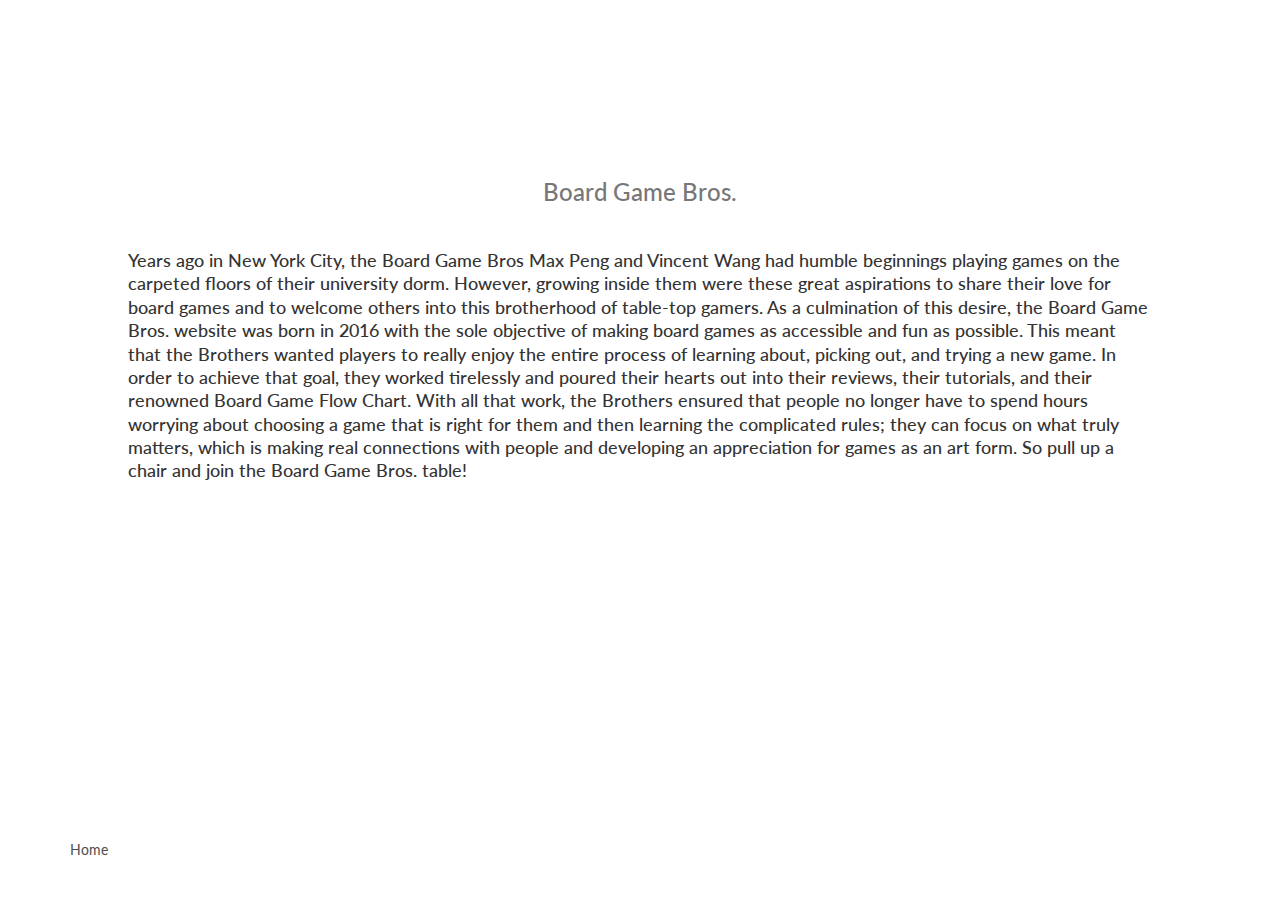
<file: about.html>
<!DOCTYPE html>
<html lang="en">

<head>
    <title>Board Game Flowchart - About</title>
    <meta charset="utf-8">
    <meta name="viewport" content="width=device-width, initial-scale=1">
    <link rel="stylesheet" href="http://maxcdn.bootstrapcdn.com/bootstrap/3.3.6/css/bootstrap.min.css">
    <link rel="stylesheet" type="text/css" href="css/custom.css">
    <script src="https://ajax.googleapis.com/ajax/libs/jquery/1.12.4/jquery.min.js"></script>
    <script src="http://maxcdn.bootstrapcdn.com/bootstrap/3.3.6/js/bootstrap.min.js"></script>
    <link href="https://fonts.googleapis.com/css?family=Cutive" rel="stylesheet">
    <style>
        .container-fluid-body {
            margin-top: 14%;
            margin-left: 10%;
            margin-right: 10%;
            line-height: 1.2;
        }
        
        h4 {
            line-height: 1.3;
        }
    </style>
</head>

<body>
    <!--
    <div class="page-header">
    <div class="container">
        <div class="text-right"> <a href="review/index.html" s class="btn btn-default btn-md"> reviews</a> </div>
    </div>
</div>
-->
    <div class="container-fluid-body">
        <h3 class="text-muted text-center">Board Game Bros.</h3>
        <h4>&nbsp</h4>
        <h4>Years ago in New York City, the Board Game Bros Max Peng and Vincent Wang had humble beginnings playing games on the carpeted floors of their university dorm. However, growing inside them were these great aspirations to share their love for board games and to welcome others into this brotherhood of table-top gamers. As a culmination of this desire, the Board Game Bros. website was born in 2016 with the sole objective of making board games as accessible and fun as possible. This meant that the Brothers wanted players to really enjoy the entire process of learning about, picking out, and trying a new game. In order to achieve that goal, they worked tirelessly and poured their hearts out into their reviews, their tutorials, and their renowned Board Game Flow Chart. With all that work, the Brothers ensured that people no longer have to spend hours worrying about choosing a game that is right for them and then learning the complicated rules; they can focus on what truly matters, which is making real connections with people and developing an appreciation for games as an art form. So pull up a chair and join the Board Game Bros. table!</h4>
    </div>
    <footer class="footer">
        <div class="container">
            <p class="text-muted"><a href="index.html">Home</a></p>
        </div>
    </footer>
</body>

</html>
</file>
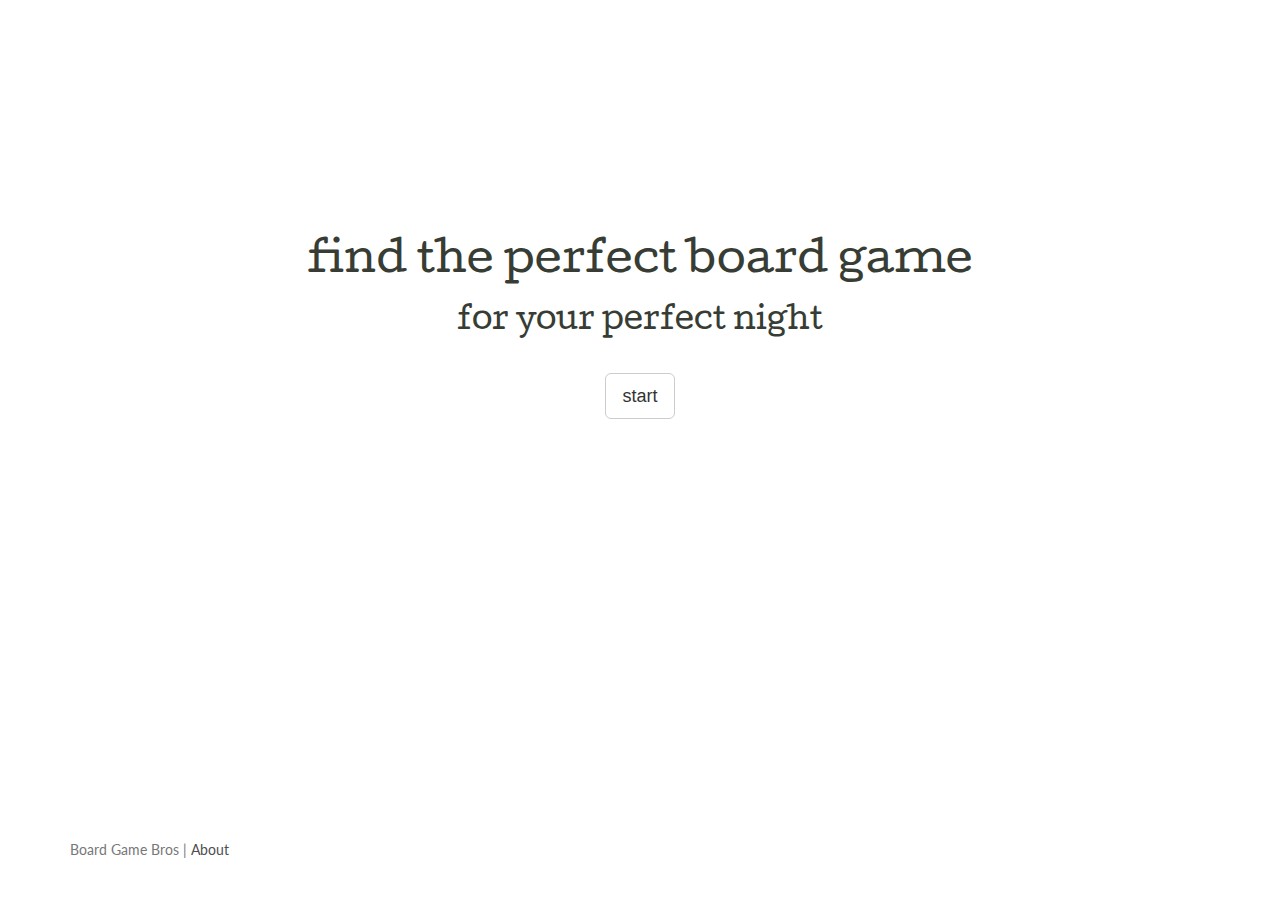
<file: home.html>
<!DOCTYPE html>
<html lang="en">

<head>
    <title>Board Game Flowchart</title>
    <meta charset="utf-8">
    <meta name="viewport" content="width=device-width, initial-scale=1">
    <link rel="stylesheet" href="http://maxcdn.bootstrapcdn.com/bootstrap/3.3.6/css/bootstrap.min.css">
    <link rel="stylesheet" type="text/css" href="css/custom.css">
    <script src="https://ajax.googleapis.com/ajax/libs/jquery/1.12.4/jquery.min.js"></script>
    <script src="http://maxcdn.bootstrapcdn.com/bootstrap/3.3.6/js/bootstrap.min.js"></script>
    <link href="https://fonts.googleapis.com/css?family=Cutive" rel="stylesheet">
    <style>
        /*
        body {
            margin-bottom: 60px;
            padding-left: 10%;
            padding-right: 10%;
            padding-top: 15%;
        }
*/
        /*
        h1,
        h2 {
            font-family: 'Nunito', sans-serif;';
            font-family: 'Cutive', serif;
            color: #373D34;
        }
*/
        /*
        h1 {
            font-size: 42px;
            line-height: 50px;
        }
*/
        /*
        html {
            position: relative;
            min-height: 100%;
        }
*/
        /*
        body {
             Margin bottom by footer height 
            margin-bottom: 60px;
        }
*/
        /*
        .footer {
            position: absolute;
            bottom: 0;
            margin-left: -12%;
            width: 100%;
             Set the fixed height of the footer here 
            height: 60px;
        }
*/
        /*
        .page-header {
            position: fixed;
            top: 0;
            border-bottom: none;
        }
*/
    </style>
</head>

<body>
    <!--
    <div class="page-header">
    <div class="container">
        <div class="text-right"> <a href="review/index.html" s class="btn btn-default btn-md"> reviews</a> </div>
    </div>
</div>
-->
    <div class="container-fluid-body">
        <h1 class="text-center">find the perfect board game</h1>
        <h2 class="text-center">for your perfect night</h2>
        <h4>&nbsp</h4>
        <div class="col-sm-offset-5 col-sm-2 text-center"> <a href="#/areChildrenGoingToPlay" class="btn btn-default btn-lg"> start</a> </div>
    </div>
    <footer class="footer">
        <div class="container">
            <p class="text-muted">Board Game Bros | <a href="about.html">About</a></p>
        </div>
    </footer>
</body>

</html>
</file>
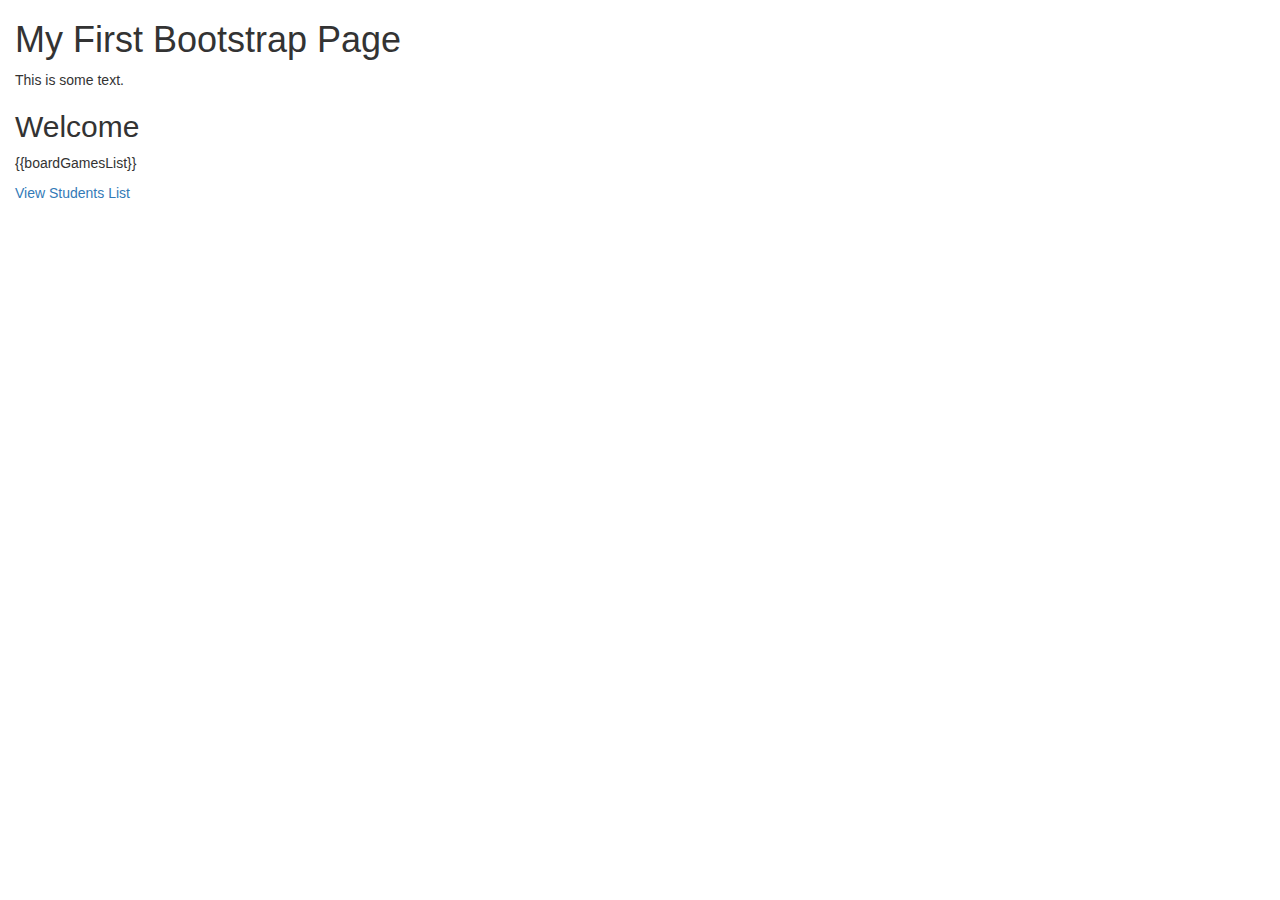
<file: viewAllBoardGames.html>
<!DOCTYPE html>
<html lang="en">
<head>
  <title>Bootstrap Example</title>
  <meta charset="utf-8">
  <meta name="viewport" content="width=device-width, initial-scale=1">
  <link rel="stylesheet" href="http://maxcdn.bootstrapcdn.com/bootstrap/3.3.6/css/bootstrap.min.css">
  <script src="https://ajax.googleapis.com/ajax/libs/jquery/1.12.4/jquery.min.js"></script>
  <script src="http://maxcdn.bootstrapcdn.com/bootstrap/3.3.6/js/bootstrap.min.js"></script>
</head>
<body>

<div class="container-fluid">
  	<h1>My First Bootstrap Page</h1>
 	<p>This is some text.</p> 
 	<h2> Welcome </h2>
	<p>{{boardGamesList}}</p>
	<a href="#/viewStudents"> View Students List</a>
</div>


</body>
</html>
</file>
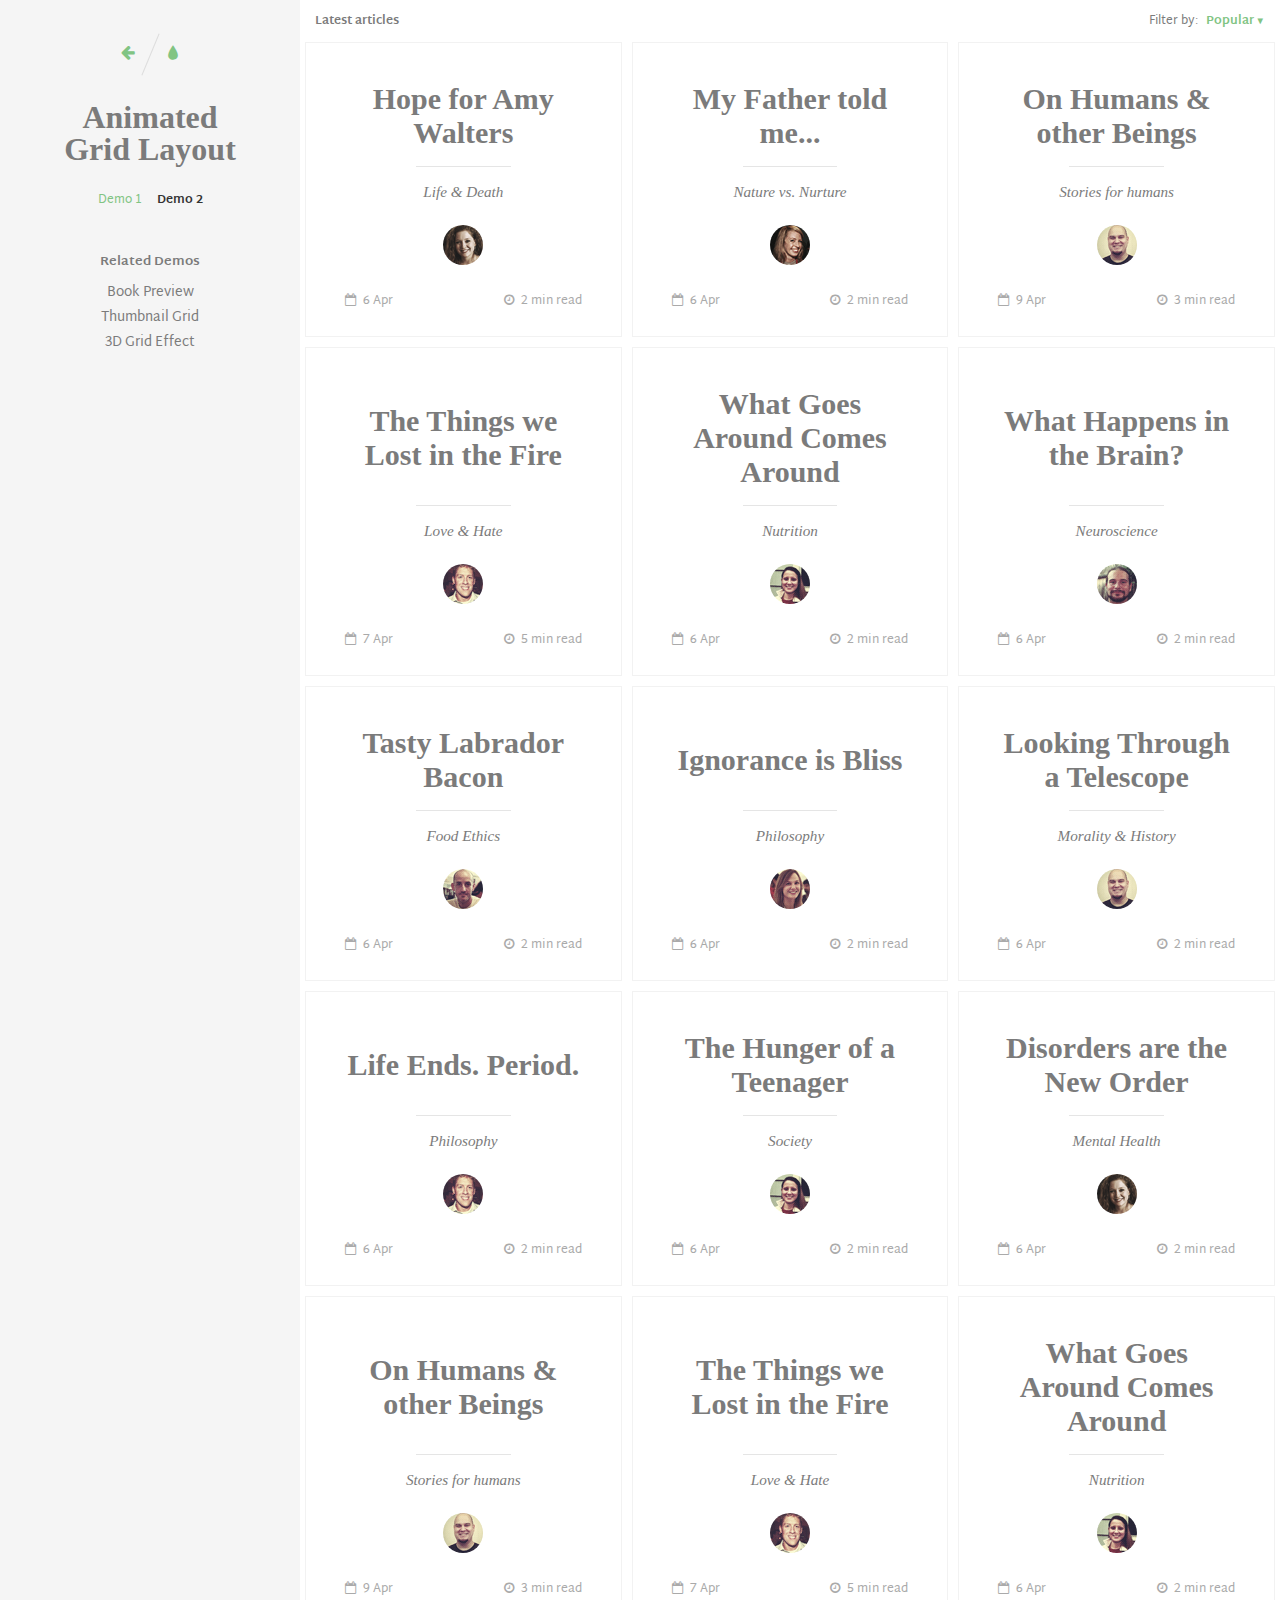
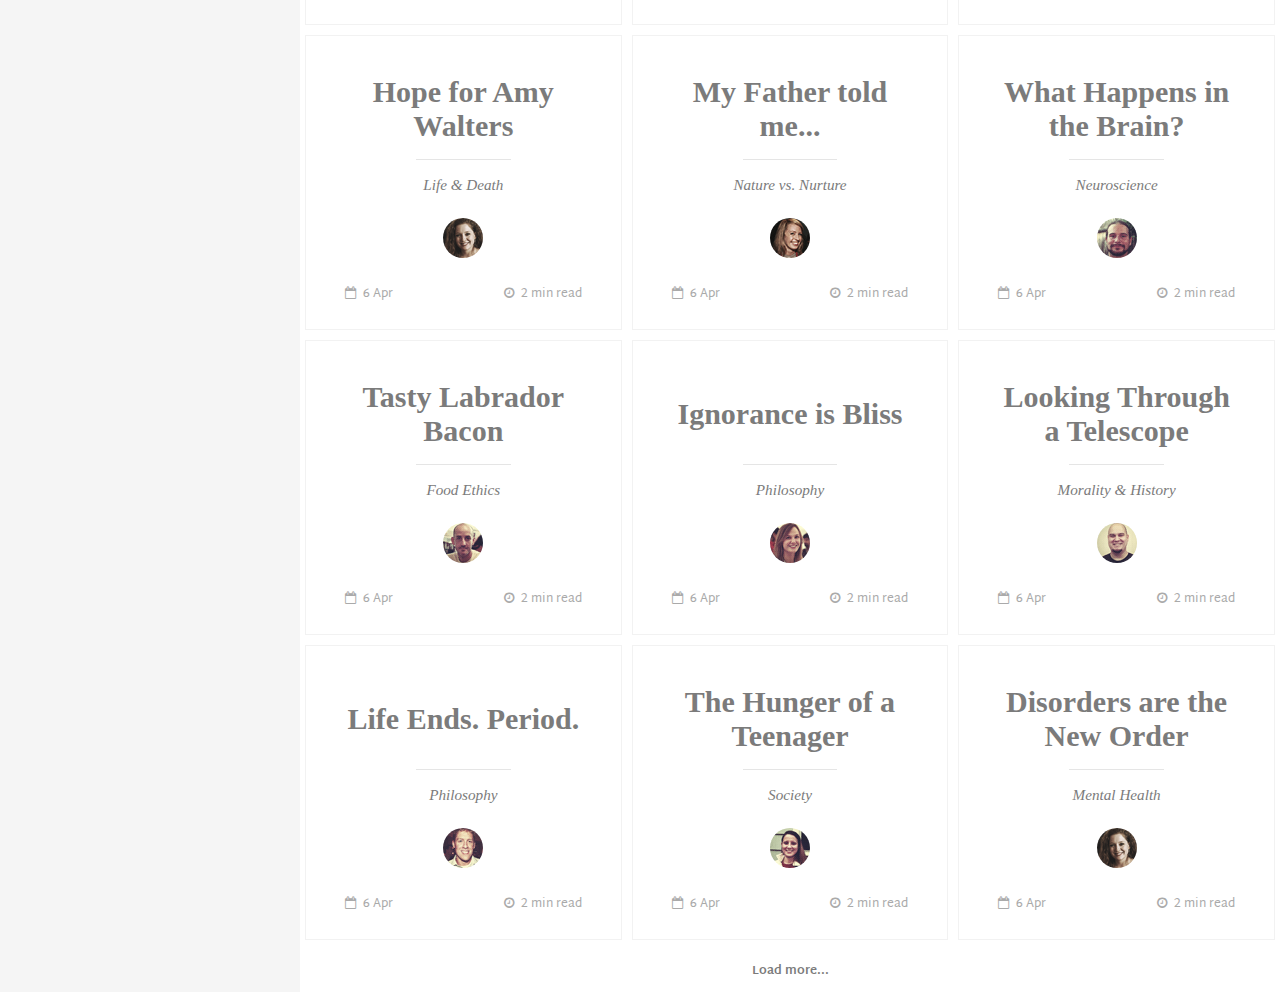
<file: review/index2.html>
<!DOCTYPE html>
<html lang="en" class="no-js">
	<head>
		<meta charset="UTF-8" />
		<meta http-equiv="X-UA-Compatible" content="IE=edge">
		<meta name="viewport" content="width=device-width, initial-scale=1">
		<title>Grid Item Animation Layout - Demo 2</title>
		<meta name="description" content="A responsive, magazine-like website layout with a grid item animation effect when opening the content" />
		<meta name="keywords" content="grid, layout, effect, animated, responsive, magazine, template, web design" />
		<meta name="author" content="Codrops" />
		<link rel="shortcut icon" href="../favicon.ico">
		<link rel="stylesheet" type="text/css" href="css/normalize.css" />
		<link rel="stylesheet" type="text/css" href="fonts/font-awesome-4.3.0/css/font-awesome.min.css" />
		<link rel="stylesheet" type="text/css" href="css/style2.css" />
		<script src="js/modernizr.custom.js"></script>
	</head>
	<body>
		<div class="container">
			<button id="menu-toggle" class="menu-toggle"><span>Menu</span></button>
			<div id="theSidebar" class="sidebar">
				<button class="close-button fa fa-fw fa-close"></button>
				<div class="codrops-links">
					<a class="codrops-icon codrops-icon--prev" href="http://tympanus.net/Tutorials/MotionBlurEffect/" title="Previous Demo"><span>Previous Demo</span></a>
					<a class="codrops-icon codrops-icon--drop" href="http://tympanus.net/codrops/?p=23872" title="Back to the article"><span>Back to the Codrops article</span></a>
				</div>
				<h1><span>Animated<span> Grid Layout</h1>
				<nav class="codrops-demos">
					<a href="index.html">Demo 1</a>
					<a class="current-demo" href="index2.html">Demo 2</a>
				</nav>
				<div class="related">
					<h3>Related Demos</h3>
					<a href="http://tympanus.net/Development/BookPreview/">Book Preview</a>
					<a href="http://tympanus.net/Tutorials/ThumbnailGridExpandingPreview/">Thumbnail Grid</a>
					<a href="http://tympanus.net/Development/3DGridEffect/">3D Grid Effect</a>
				</div>
			</div>
			<div id="theGrid" class="main">
				<section class="grid">
					<header class="top-bar">
						<h2 class="top-bar__headline">Latest articles</h2>
						<div class="filter">
							<span>Filter by:</span>
							<span class="dropdown">Popular</span>
						</div>
					</header>
					<a class="grid__item" href="#">
						<h2 class="title title--preview">Hope for Amy Walters</h2>
						<div class="loader"></div>
						<span class="category">Life &amp; Death</span>
						<div class="meta meta--preview">
							<img class="meta__avatar" src="img/authors/4.png" alt="author04" /> 
							<span class="meta__date"><i class="fa fa-calendar-o"></i> 6 Apr</span>
							<span class="meta__reading-time"><i class="fa fa-clock-o"></i> 2 min read</span>
						</div>
					</a>
					<a class="grid__item" href="#">
						<h2 class="title title--preview">My Father told me...</h2>
						<div class="loader"></div>
						<span class="category">Nature vs. Nurture</span>
						<div class="meta meta--preview">
							<img class="meta__avatar" src="img/authors/5.png" alt="author05" /> 
							<span class="meta__date"><i class="fa fa-calendar-o"></i> 6 Apr</span>
							<span class="meta__reading-time"><i class="fa fa-clock-o"></i> 2 min read</span>
						</div>
					</a>
					<a class="grid__item" href="#">
						<h2 class="title title--preview">On Humans &amp; other Beings</h2>
						<div class="loader"></div>
						<span class="category">Stories for humans</span>
						<div class="meta meta--preview">
							<img class="meta__avatar" src="img/authors/1.png" alt="author01" /> 
							<span class="meta__date"><i class="fa fa-calendar-o"></i> 9 Apr</span>
							<span class="meta__reading-time"><i class="fa fa-clock-o"></i> 3 min read</span>
						</div>
					</a>
					<a class="grid__item" href="#">
						<h2 class="title title--preview">The Things we Lost in the Fire</h2>
						<div class="loader"></div>
						<span class="category">Love &amp; Hate</span>
						<div class="meta meta--preview">
							<img class="meta__avatar" src="img/authors/2.png" alt="author02" /> 
							<span class="meta__date"><i class="fa fa-calendar-o"></i> 7 Apr</span>
							<span class="meta__reading-time"><i class="fa fa-clock-o"></i> 5 min read</span>
						</div>
					</a>
					<a class="grid__item" href="#">
						<h2 class="title title--preview">What Goes Around Comes Around</h2>
						<div class="loader"></div>
						<span class="category">Nutrition</span>
						<div class="meta meta--preview">
							<img class="meta__avatar" src="img/authors/3.png" alt="author03" /> 
							<span class="meta__date"><i class="fa fa-calendar-o"></i> 6 Apr</span>
							<span class="meta__reading-time"><i class="fa fa-clock-o"></i> 2 min read</span>
						</div>
					</a>
					<a class="grid__item" href="#">
						<h2 class="title title--preview">What Happens in the Brain?</h2>
						<div class="loader"></div>
						<span class="category">Neuroscience</span>
						<div class="meta meta--preview">
							<img class="meta__avatar" src="img/authors/6.png" alt="author06" /> 
							<span class="meta__date"><i class="fa fa-calendar-o"></i> 6 Apr</span>
							<span class="meta__reading-time"><i class="fa fa-clock-o"></i> 2 min read</span>
						</div>
					</a>
					<a class="grid__item" href="#">
						<h2 class="title title--preview">Tasty Labrador Bacon</h2>
						<div class="loader"></div>
						<span class="category">Food Ethics</span>
						<div class="meta meta--preview">
							<img class="meta__avatar" src="img/authors/7.png" alt="author07" /> 
							<span class="meta__date"><i class="fa fa-calendar-o"></i> 6 Apr</span>
							<span class="meta__reading-time"><i class="fa fa-clock-o"></i> 2 min read</span>
						</div>
					</a>
					<a class="grid__item" href="#">
						<h2 class="title title--preview">Ignorance is Bliss</h2>
						<div class="loader"></div>
						<span class="category">Philosophy</span>
						<div class="meta meta--preview">
							<img class="meta__avatar" src="img/authors/8.png" alt="author08" /> 
							<span class="meta__date"><i class="fa fa-calendar-o"></i> 6 Apr</span>
							<span class="meta__reading-time"><i class="fa fa-clock-o"></i> 2 min read</span>
						</div>
					</a>
					<a class="grid__item" href="#">
						<h2 class="title title--preview">Looking Through a Telescope</h2>
						<div class="loader"></div>
						<span class="category">Morality &amp; History</span>
						<div class="meta meta--preview">
							<img class="meta__avatar" src="img/authors/1.png" alt="author01" /> 
							<span class="meta__date"><i class="fa fa-calendar-o"></i> 6 Apr</span>
							<span class="meta__reading-time"><i class="fa fa-clock-o"></i> 2 min read</span>
						</div>
					</a>
					<a class="grid__item" href="#">
						<h2 class="title title--preview">Life Ends. Period.</h2>
						<div class="loader"></div>
						<span class="category">Philosophy</span>
						<div class="meta meta--preview">
							<img class="meta__avatar" src="img/authors/2.png" alt="author02" /> 
							<span class="meta__date"><i class="fa fa-calendar-o"></i> 6 Apr</span>
							<span class="meta__reading-time"><i class="fa fa-clock-o"></i> 2 min read</span>
						</div>
					</a>
					<a class="grid__item" href="#">
						<h2 class="title title--preview">The Hunger of a Teenager</h2>
						<div class="loader"></div>
						<span class="category">Society</span>
						<div class="meta meta--preview">
							<img class="meta__avatar" src="img/authors/3.png" alt="author03" /> 
							<span class="meta__date"><i class="fa fa-calendar-o"></i> 6 Apr</span>
							<span class="meta__reading-time"><i class="fa fa-clock-o"></i> 2 min read</span>
						</div>
					</a>
					<a class="grid__item" href="#">
						<h2 class="title title--preview">Disorders are the New Order</h2>
						<div class="loader"></div>
						<span class="category">Mental Health</span>
						<div class="meta meta--preview">
							<img class="meta__avatar" src="img/authors/4.png" alt="author04" /> 
							<span class="meta__date"><i class="fa fa-calendar-o"></i> 6 Apr</span>
							<span class="meta__reading-time"><i class="fa fa-clock-o"></i> 2 min read</span>
						</div>
					</a>
					<a class="grid__item" href="#">
						<h2 class="title title--preview">On Humans &amp; other Beings</h2>
						<div class="loader"></div>
						<span class="category">Stories for humans</span>
						<div class="meta meta--preview">
							<img class="meta__avatar" src="img/authors/1.png" alt="author01" /> 
							<span class="meta__date"><i class="fa fa-calendar-o"></i> 9 Apr</span>
							<span class="meta__reading-time"><i class="fa fa-clock-o"></i> 3 min read</span>
						</div>
					</a>
					<a class="grid__item" href="#">
						<h2 class="title title--preview">The Things we Lost in the Fire</h2>
						<div class="loader"></div>
						<span class="category">Love &amp; Hate</span>
						<div class="meta meta--preview">
							<img class="meta__avatar" src="img/authors/2.png" alt="author02" /> 
							<span class="meta__date"><i class="fa fa-calendar-o"></i> 7 Apr</span>
							<span class="meta__reading-time"><i class="fa fa-clock-o"></i> 5 min read</span>
						</div>
					</a>
					<a class="grid__item" href="#">
						<h2 class="title title--preview">What Goes Around Comes Around</h2>
						<div class="loader"></div>
						<span class="category">Nutrition</span>
						<div class="meta meta--preview">
							<img class="meta__avatar" src="img/authors/3.png" alt="author03" /> 
							<span class="meta__date"><i class="fa fa-calendar-o"></i> 6 Apr</span>
							<span class="meta__reading-time"><i class="fa fa-clock-o"></i> 2 min read</span>
						</div>
					</a>
					<a class="grid__item" href="#">
						<h2 class="title title--preview">Hope for Amy Walters</h2>
						<div class="loader"></div>
						<span class="category">Life &amp; Death</span>
						<div class="meta meta--preview">
							<img class="meta__avatar" src="img/authors/4.png" alt="author04" /> 
							<span class="meta__date"><i class="fa fa-calendar-o"></i> 6 Apr</span>
							<span class="meta__reading-time"><i class="fa fa-clock-o"></i> 2 min read</span>
						</div>
					</a>
					<a class="grid__item" href="#">
						<h2 class="title title--preview">My Father told me...</h2>
						<div class="loader"></div>
						<span class="category">Nature vs. Nurture</span>
						<div class="meta meta--preview">
							<img class="meta__avatar" src="img/authors/5.png" alt="author05" /> 
							<span class="meta__date"><i class="fa fa-calendar-o"></i> 6 Apr</span>
							<span class="meta__reading-time"><i class="fa fa-clock-o"></i> 2 min read</span>
						</div>
					</a>
					<a class="grid__item" href="#">
						<h2 class="title title--preview">What Happens in the Brain?</h2>
						<div class="loader"></div>
						<span class="category">Neuroscience</span>
						<div class="meta meta--preview">
							<img class="meta__avatar" src="img/authors/6.png" alt="author06" /> 
							<span class="meta__date"><i class="fa fa-calendar-o"></i> 6 Apr</span>
							<span class="meta__reading-time"><i class="fa fa-clock-o"></i> 2 min read</span>
						</div>
					</a>
					<a class="grid__item" href="#">
						<h2 class="title title--preview">Tasty Labrador Bacon</h2>
						<div class="loader"></div>
						<span class="category">Food Ethics</span>
						<div class="meta meta--preview">
							<img class="meta__avatar" src="img/authors/7.png" alt="author07" /> 
							<span class="meta__date"><i class="fa fa-calendar-o"></i> 6 Apr</span>
							<span class="meta__reading-time"><i class="fa fa-clock-o"></i> 2 min read</span>
						</div>
					</a>
					<a class="grid__item" href="#">
						<h2 class="title title--preview">Ignorance is Bliss</h2>
						<div class="loader"></div>
						<span class="category">Philosophy</span>
						<div class="meta meta--preview">
							<img class="meta__avatar" src="img/authors/8.png" alt="author08" /> 
							<span class="meta__date"><i class="fa fa-calendar-o"></i> 6 Apr</span>
							<span class="meta__reading-time"><i class="fa fa-clock-o"></i> 2 min read</span>
						</div>
					</a>
					<a class="grid__item" href="#">
						<h2 class="title title--preview">Looking Through a Telescope</h2>
						<div class="loader"></div>
						<span class="category">Morality &amp; History</span>
						<div class="meta meta--preview">
							<img class="meta__avatar" src="img/authors/1.png" alt="author01" /> 
							<span class="meta__date"><i class="fa fa-calendar-o"></i> 6 Apr</span>
							<span class="meta__reading-time"><i class="fa fa-clock-o"></i> 2 min read</span>
						</div>
					</a>
					<a class="grid__item" href="#">
						<h2 class="title title--preview">Life Ends. Period.</h2>
						<div class="loader"></div>
						<span class="category">Philosophy</span>
						<div class="meta meta--preview">
							<img class="meta__avatar" src="img/authors/2.png" alt="author02" /> 
							<span class="meta__date"><i class="fa fa-calendar-o"></i> 6 Apr</span>
							<span class="meta__reading-time"><i class="fa fa-clock-o"></i> 2 min read</span>
						</div>
					</a>
					<a class="grid__item" href="#">
						<h2 class="title title--preview">The Hunger of a Teenager</h2>
						<div class="loader"></div>
						<span class="category">Society</span>
						<div class="meta meta--preview">
							<img class="meta__avatar" src="img/authors/3.png" alt="author03" /> 
							<span class="meta__date"><i class="fa fa-calendar-o"></i> 6 Apr</span>
							<span class="meta__reading-time"><i class="fa fa-clock-o"></i> 2 min read</span>
						</div>
					</a>
					<a class="grid__item" href="#">
						<h2 class="title title--preview">Disorders are the New Order</h2>
						<div class="loader"></div>
						<span class="category">Mental Health</span>
						<div class="meta meta--preview">
							<img class="meta__avatar" src="img/authors/4.png" alt="author04" /> 
							<span class="meta__date"><i class="fa fa-calendar-o"></i> 6 Apr</span>
							<span class="meta__reading-time"><i class="fa fa-clock-o"></i> 2 min read</span>
						</div>
					</a>
					<footer class="page-meta">
						<span>Load more...</span>
					</footer>
				</section>
				<section class="content">
					<div class="scroll-wrap">
						<article class="content__item">
							<span class="category category--full">Life &amp; Death</span>
							<h2 class="title title--full">Hope for Amy Walters</h2>
							<div class="meta meta--full">
								<img class="meta__avatar" src="img/authors/4.png" alt="author04" />
								<span class="meta__author">Sandra Paulson</span>
								<span class="meta__date"><i class="fa fa-calendar-o"></i> 6 Apr</span>
								<span class="meta__reading-time"><i class="fa fa-clock-o"></i> 2 min read</span>
								<span class="meta__misc meta__misc--seperator"><i class="fa fa-comments-o"></i> 7 comments</span>
								<span class="meta__misc"><i class="fa fa-heart"></i> 12 favorites</span>
								<nav class="article-nav">
									<button><i class="fa fa-angle-left"></i> <span>Previous</span></button>
									<button><span>Next</span> <i class="fa fa-angle-right"></i></button>
								</nav>
							</div>
							<p>In contrast to this, our discussion readily shows that the double meaning in question belonged to the word taboo from the very beginning and that it serves to designate a definite ambivalence as well as everything which has come into existence on the basis of this ambivalence. </p>
							<p>Taboo is itself an ambivalent word and by way of supplement we may add that the established meaning of this word might of itself have allowed us to guess what we have found as the result of extensive investigation, namely, that the taboo prohibition is to be explained as the result of an emotional ambivalence. A study of the oldest languages has taught us that at one time there were many such words which included their own contrasts so that they were in a certain sense ambivalent, though perhaps not exactly in the same sense as the word taboo[88]. Slight vocal modifications of this primitive word containing two opposite meanings later served to create a separate linguistic expression for the two opposites originally united in one word.</p>
							<p>The word taboo has had a different fate; with the diminished importance of the ambivalence which it connotes it has itself disappeared, or rather, the words analogous to it have vanished from the vocabulary. In a later connection I hope to be able to show that a tangible historic change is probably concealed behind the fate of this conception; that the word at first was associated with definite human relations which were characterized by great emotional ambivalence from which it expanded to other analogous relations.</p>
							<p>Unless we are mistaken, the understanding of taboo also throws light upon the nature and origin of _conscience_. Without stretching ideas we can speak of a taboo conscience and a taboo sense of guilt after the violation of a taboo. Taboo conscience is probably the oldest form in which we meet the phenomenon of conscience.</p>
							<p>If I judge my readers’ impressions correctly, I dare say that after hearing all that was said about taboo they are far from knowing what to understand by it and where to store it in their minds. This is surely due to the insufficient information I have given and to the omission of all discussions concerning the relation of taboo to superstition, to belief in the soul, and to religion. On the other hand I fear that a more detailed description of what is known about taboo would be still more confusing; I can therefore assure the reader that the state of affairs is really far from clear. We may say, however, that we deal with a series of restrictions which these primitive races impose upon themselves; this and that is forbidden without any apparent reason; nor does it occur to them to question this matter, for they subject themselves to these restrictions as a matter of course and are convinced that any transgression will be punished automatically in the most severe manner. There are reliable reports that innocent transgressions of such prohibitions have actually been punished automatically. For instance, the innocent offender who had eaten from a forbidden animal became deeply depressed, expected his death and then actually died. The prohibitions mostly concern matters which are capable of enjoyment such as freedom of movement and unrestrained intercourse; in some cases they appear very ingenious, evidently representing abstinences and renunciations; in other cases their content is quite incomprehensible, they seem to concern themselves with trifles and give the impression of ceremonials. Something like a theory seems to underlie all these prohibitions, it seems as if these prohibitions are necessary because some persons and objects possess a dangerous power which is transmitted by contact with the object so charged, almost like a contagion. The quantity of this dangerous property is also taken into consideration. Some persons or things have more of it than others and the danger is precisely in accordance with the charge. The most peculiar part of it is that any one who has violated such a prohibition assumes the nature of the forbidden object as if he had absorbed the whole dangerous charge. This power is inherent in all persons who are more or less prominent, such as kings, priests and the newly born, in all exceptional physical states such as menstruation, puberty and birth, in everything sinister like illness and death and in everything connected with these conditions by virtue of contagion or dissemination.</p>
							<p>First of all it must be said that it is useless to question savages as to the real motivation of their prohibitions or as to the genesis of taboo. According to our assumption they must be incapable of telling us anything about it since this motivation is ‘unconscious’ to them. But following the model of the compulsive prohibition we shall construct the history of taboo as follows: Taboos are very ancient prohibitions which at one time were forced upon a generation of primitive people from without, that is, they probably were forcibly impressed upon them by an earlier generation. These prohibitions concerned actions for which there existed a strong desire. The prohibitions maintained themselves from generation to generation, perhaps only as the result of a tradition set up by paternal and social authority. But in later generations they have perhaps already become ‘organized’ as a piece of inherited psychic property. Whether there are such ‘innate ideas’ or whether these have brought about the fixation of the taboo by themselves or by co-operating with education no one could decide in the particular case in question. The persistence of taboo teaches, however, one thing, namely, that the original pleasure to do the forbidden still continues among taboo races. They therefore assume an _ambivalent attitude_ toward their taboo prohibitions; in their unconscious they would like nothing better than to transgress them but they are also afraid to do it; they are afraid just because they would like to transgress, and the fear is stronger than the pleasure. But in every individual of the race the desire for it is unconscious, just as in the neurotic.</p> <p>It seems like an obvious contradiction that persons of such perfection of power should themselves require the greatest care to guard them against threatening dangers, but this is not the only contradiction revealed in the treatment of royal persons on the part of savages. These races consider it necessary to watch over their kings to see that they use their powers in the right way; they are by no means sure of their good intentions or of their conscientiousness. A strain of mistrust is mingled with the motivation of the taboo rules for the king. “The idea that early kingdoms are despotisms”, says Frazer[59], “in which the people exist only for the sovereign, is wholly inapplicable to the monarchies we are considering. On the contrary, the sovereign in them exists only for his subjects: his life is only valuable so long as he discharges the duties of his position by ordering the course of nature for his people’s benefit. So soon as he fails to do so, the care, the devotion, the religious homage which they had hitherto lavished on him cease and are changed into hatred and contempt; he is ignominiously dismissed and may be thankful if he escapes with his life. Worshipped as a god one day, he is killed as a criminal the next. But in this changed behaviour of the people there is nothing capricious or inconsistent. On the contrary, their conduct is quite consistent. If their king is their god he is or should be, also their preserver; and if he will not preserve them he must make room for another who will. So long, however, as he answers their expectations, there is no limit to the care which they take of him, and which they compel him to take of himself. A king of this sort lives hedged in by ceremonious etiquette, a network of prohibitions and observances, of which the intention is not to contribute to his dignity, much less to his comfort, but to restrain him from conduct which, by disturbing the harmony of nature, might involve himself, his people, and the universe in one common catastrophe. Far from adding to his comfort, these observances, by trammelling his every act, annihilate his freedom and often render the very life, which it is their object to preserve, a burden and sorrow to him.”</p>
							<p>Excerpts from <a href="http://www.gutenberg.org/ebooks/41214">Totem and Taboo</a> by Sigmund Freud.</p>
						</article>
						<article class="content__item">
							<span class="category category--full">Nature vs. Nurture</span>
							<h2 class="title title--full">My Father told me...</h2>
							<div class="meta meta--full">
								<img class="meta__avatar" src="img/authors/5.png" alt="author05" />
								<span class="meta__author">Leila Nastafi</span>
								<span class="meta__date"><i class="fa fa-calendar-o"></i> 6 Apr</span>
								<span class="meta__reading-time"><i class="fa fa-clock-o"></i> 2 min read</span>
								<span class="meta__misc meta__misc--seperator"><i class="fa fa-comments-o"></i> 23 comments</span>
								<span class="meta__misc"><i class="fa fa-heart"></i> 253 favorites</span>
								<nav class="article-nav">
									<button><i class="fa fa-angle-left"></i> <span>Previous</span></button>
									<button><span>Next</span> <i class="fa fa-angle-right"></i></button>
								</nav>
							</div>
							<p>Conscience is the inner perception of objections to definite wish impulses that exist in us; but the emphasis is put upon the fact that this rejection does not have to depend on anything else, that it is sure of itself. </p>
							<p>This becomes even plainer in the case of a guilty conscience, where we become aware of the inner condemnation of such acts which realized some of our definite wish impulses. Confirmation seems superfluous here; whoever has a conscience must feel in himself the justification of the condemnation, and the reproach for the accomplished action. But this same character is evinced by the attitude of savages towards taboo. Taboo is a command of conscience, the violation of which causes a terrible sense of guilt which is as self-evident as its origin is unknown[89].</p>
							<p>It is therefore probable that conscience also originates on the basis of an ambivalent feeling from quite definite human relations which contain this ambivalence.</p>
							<p>It probably originates under conditions which are in force both for taboo and the compulsion neurosis, that is, one component of the two contrasting feelings is unconscious and is kept repressed by the compulsive domination of the other component. This is confirmed by many things which we have learned from our analysis of neurosis. In the first place the character of compulsion neurotics shows a predominant trait of painful conscientiousness which is a symptom of reaction against the temptation which lurks in the unconscious, and which develops into the highest degrees of guilty conscience as their illness grows worse. Indeed, one may venture the assertion that if the origin of guilty conscience could not be discovered through compulsion neurotic patients, there would be no prospect of ever discovering it. This task is successfully solved in the case of the individual neurotic, and we are confident of finding a similar solution in the case of races. </p>
							<p>If I judge my readers’ impressions correctly, I dare say that after hearing all that was said about taboo they are far from knowing what to understand by it and where to store it in their minds. This is surely due to the insufficient information I have given and to the omission of all discussions concerning the relation of taboo to superstition, to belief in the soul, and to religion. On the other hand I fear that a more detailed description of what is known about taboo would be still more confusing; I can therefore assure the reader that the state of affairs is really far from clear. We may say, however, that we deal with a series of restrictions which these primitive races impose upon themselves; this and that is forbidden without any apparent reason; nor does it occur to them to question this matter, for they subject themselves to these restrictions as a matter of course and are convinced that any transgression will be punished automatically in the most severe manner. There are reliable reports that innocent transgressions of such prohibitions have actually been punished automatically. For instance, the innocent offender who had eaten from a forbidden animal became deeply depressed, expected his death and then actually died. The prohibitions mostly concern matters which are capable of enjoyment such as freedom of movement and unrestrained intercourse; in some cases they appear very ingenious, evidently representing abstinences and renunciations; in other cases their content is quite incomprehensible, they seem to concern themselves with trifles and give the impression of ceremonials. Something like a theory seems to underlie all these prohibitions, it seems as if these prohibitions are necessary because some persons and objects possess a dangerous power which is transmitted by contact with the object so charged, almost like a contagion. The quantity of this dangerous property is also taken into consideration. Some persons or things have more of it than others and the danger is precisely in accordance with the charge. The most peculiar part of it is that any one who has violated such a prohibition assumes the nature of the forbidden object as if he had absorbed the whole dangerous charge. This power is inherent in all persons who are more or less prominent, such as kings, priests and the newly born, in all exceptional physical states such as menstruation, puberty and birth, in everything sinister like illness and death and in everything connected with these conditions by virtue of contagion or dissemination.</p>
							<p>First of all it must be said that it is useless to question savages as to the real motivation of their prohibitions or as to the genesis of taboo. According to our assumption they must be incapable of telling us anything about it since this motivation is ‘unconscious’ to them. But following the model of the compulsive prohibition we shall construct the history of taboo as follows: Taboos are very ancient prohibitions which at one time were forced upon a generation of primitive people from without, that is, they probably were forcibly impressed upon them by an earlier generation. These prohibitions concerned actions for which there existed a strong desire. The prohibitions maintained themselves from generation to generation, perhaps only as the result of a tradition set up by paternal and social authority. But in later generations they have perhaps already become ‘organized’ as a piece of inherited psychic property. Whether there are such ‘innate ideas’ or whether these have brought about the fixation of the taboo by themselves or by co-operating with education no one could decide in the particular case in question. The persistence of taboo teaches, however, one thing, namely, that the original pleasure to do the forbidden still continues among taboo races. They therefore assume an _ambivalent attitude_ toward their taboo prohibitions; in their unconscious they would like nothing better than to transgress them but they are also afraid to do it; they are afraid just because they would like to transgress, and the fear is stronger than the pleasure. But in every individual of the race the desire for it is unconscious, just as in the neurotic.</p> <p>It seems like an obvious contradiction that persons of such perfection of power should themselves require the greatest care to guard them against threatening dangers, but this is not the only contradiction revealed in the treatment of royal persons on the part of savages. These races consider it necessary to watch over their kings to see that they use their powers in the right way; they are by no means sure of their good intentions or of their conscientiousness. A strain of mistrust is mingled with the motivation of the taboo rules for the king. “The idea that early kingdoms are despotisms”, says Frazer[59], “in which the people exist only for the sovereign, is wholly inapplicable to the monarchies we are considering. On the contrary, the sovereign in them exists only for his subjects: his life is only valuable so long as he discharges the duties of his position by ordering the course of nature for his people’s benefit. So soon as he fails to do so, the care, the devotion, the religious homage which they had hitherto lavished on him cease and are changed into hatred and contempt; he is ignominiously dismissed and may be thankful if he escapes with his life. Worshipped as a god one day, he is killed as a criminal the next. But in this changed behaviour of the people there is nothing capricious or inconsistent. On the contrary, their conduct is quite consistent. If their king is their god he is or should be, also their preserver; and if he will not preserve them he must make room for another who will. So long, however, as he answers their expectations, there is no limit to the care which they take of him, and which they compel him to take of himself. A king of this sort lives hedged in by ceremonious etiquette, a network of prohibitions and observances, of which the intention is not to contribute to his dignity, much less to his comfort, but to restrain him from conduct which, by disturbing the harmony of nature, might involve himself, his people, and the universe in one common catastrophe. Far from adding to his comfort, these observances, by trammelling his every act, annihilate his freedom and often render the very life, which it is their object to preserve, a burden and sorrow to him.”</p>
							<p>Excerpts from <a href="http://www.gutenberg.org/ebooks/41214">Totem and Taboo</a> by Sigmund Freud.</p>
						</article>
						<article class="content__item">
							<span class="category category--full">Stories for humans</span>
							<h2 class="title title--full">On Humans &amp; other Beings</h2>
							<div class="meta meta--full">
								<img class="meta__avatar" src="img/authors/1.png" alt="author01" />
								<span class="meta__author">Matthew Walters</span>
								<span class="meta__date"><i class="fa fa-calendar-o"></i> 9 Apr</span>
								<span class="meta__reading-time"><i class="fa fa-clock-o"></i> 3 min read</span>
								<span class="meta__misc meta__misc--seperator"><i class="fa fa-comments-o"></i> 12 comments</span>
								<span class="meta__misc"><i class="fa fa-heart"></i> 45 favorites</span>
								<nav class="article-nav">
									<button><i class="fa fa-angle-left"></i> <span>Previous</span></button>
									<button><span>Next</span> <i class="fa fa-angle-right"></i></button>
								</nav>
							</div>
							<p>I am fully aware of the shortcomings in these essays. I shall not touch upon those which are characteristic of first efforts at investigation. The others, however, demand a word of explanation.</p>
							<p>The four essays which are here collected will be of interest to a wide circle of educated people, but they can only be thoroughly understood and judged by those who are really acquainted with psychoanalysis as such. It is hoped that they may serve as a bond between students of ethnology, philology, folklore and of the allied sciences, and psychoanalysts; they cannot, however, supply both groups the entire requisites for such co-operation. They will not furnish the former with sufficient insight into the new psychological technique, nor will the psychoanalysts acquire through them an adequate command over the material to be elaborated. Both groups will have to content themselves with whatever attention they can stimulate here and there and with the hope that frequent meetings between them will not remain unproductive for science.</p>
							<p>The two principal themes, totem and taboo, which give the name to this small book are not treated alike here. The problem of taboo is presented more exhaustively, and the effort to solve it is approached with perfect confidence. The investigation of totemism may be modestly expressed as: “This is all that psychoanalytic study can contribute at present to the elucidation of the problem of totemism.” This difference in the treatment of the two subjects is due to the fact that taboo still exists in our midst. To be sure, it is negatively conceived and directed to different contents, but according to its psychological nature, it is still nothing else than Kant’s ‘Categorical Imperative’, which tends to act compulsively and rejects all conscious motivations. On the other hand, totemism is a religio-social institution which is alien to our present feelings; it has long been abandoned and replaced by new forms. In the religions, morals, and customs of the civilized races of to-day it has left only slight traces, and even among those races where it is still retained, it has had to undergo great changes. The social and material progress of the history of mankind could obviously change taboo much less than totemism.</p>
							<p>If I judge my readers’ impressions correctly, I dare say that after hearing all that was said about taboo they are far from knowing what to understand by it and where to store it in their minds. This is surely due to the insufficient information I have given and to the omission of all discussions concerning the relation of taboo to superstition, to belief in the soul, and to religion. On the other hand I fear that a more detailed description of what is known about taboo would be still more confusing; I can therefore assure the reader that the state of affairs is really far from clear. We may say, however, that we deal with a series of restrictions which these primitive races impose upon themselves; this and that is forbidden without any apparent reason; nor does it occur to them to question this matter, for they subject themselves to these restrictions as a matter of course and are convinced that any transgression will be punished automatically in the most severe manner. There are reliable reports that innocent transgressions of such prohibitions have actually been punished automatically. For instance, the innocent offender who had eaten from a forbidden animal became deeply depressed, expected his death and then actually died. The prohibitions mostly concern matters which are capable of enjoyment such as freedom of movement and unrestrained intercourse; in some cases they appear very ingenious, evidently representing abstinences and renunciations; in other cases their content is quite incomprehensible, they seem to concern themselves with trifles and give the impression of ceremonials. Something like a theory seems to underlie all these prohibitions, it seems as if these prohibitions are necessary because some persons and objects possess a dangerous power which is transmitted by contact with the object so charged, almost like a contagion. The quantity of this dangerous property is also taken into consideration. Some persons or things have more of it than others and the danger is precisely in accordance with the charge. The most peculiar part of it is that any one who has violated such a prohibition assumes the nature of the forbidden object as if he had absorbed the whole dangerous charge. This power is inherent in all persons who are more or less prominent, such as kings, priests and the newly born, in all exceptional physical states such as menstruation, puberty and birth, in everything sinister like illness and death and in everything connected with these conditions by virtue of contagion or dissemination.</p>
							<p>First of all it must be said that it is useless to question savages as to the real motivation of their prohibitions or as to the genesis of taboo. According to our assumption they must be incapable of telling us anything about it since this motivation is ‘unconscious’ to them. But following the model of the compulsive prohibition we shall construct the history of taboo as follows: Taboos are very ancient prohibitions which at one time were forced upon a generation of primitive people from without, that is, they probably were forcibly impressed upon them by an earlier generation. These prohibitions concerned actions for which there existed a strong desire. The prohibitions maintained themselves from generation to generation, perhaps only as the result of a tradition set up by paternal and social authority. But in later generations they have perhaps already become ‘organized’ as a piece of inherited psychic property. Whether there are such ‘innate ideas’ or whether these have brought about the fixation of the taboo by themselves or by co-operating with education no one could decide in the particular case in question. The persistence of taboo teaches, however, one thing, namely, that the original pleasure to do the forbidden still continues among taboo races. They therefore assume an _ambivalent attitude_ toward their taboo prohibitions; in their unconscious they would like nothing better than to transgress them but they are also afraid to do it; they are afraid just because they would like to transgress, and the fear is stronger than the pleasure. But in every individual of the race the desire for it is unconscious, just as in the neurotic.</p> <p>It seems like an obvious contradiction that persons of such perfection of power should themselves require the greatest care to guard them against threatening dangers, but this is not the only contradiction revealed in the treatment of royal persons on the part of savages. These races consider it necessary to watch over their kings to see that they use their powers in the right way; they are by no means sure of their good intentions or of their conscientiousness. A strain of mistrust is mingled with the motivation of the taboo rules for the king. “The idea that early kingdoms are despotisms”, says Frazer[59], “in which the people exist only for the sovereign, is wholly inapplicable to the monarchies we are considering. On the contrary, the sovereign in them exists only for his subjects: his life is only valuable so long as he discharges the duties of his position by ordering the course of nature for his people’s benefit. So soon as he fails to do so, the care, the devotion, the religious homage which they had hitherto lavished on him cease and are changed into hatred and contempt; he is ignominiously dismissed and may be thankful if he escapes with his life. Worshipped as a god one day, he is killed as a criminal the next. But in this changed behaviour of the people there is nothing capricious or inconsistent. On the contrary, their conduct is quite consistent. If their king is their god he is or should be, also their preserver; and if he will not preserve them he must make room for another who will. So long, however, as he answers their expectations, there is no limit to the care which they take of him, and which they compel him to take of himself. A king of this sort lives hedged in by ceremonious etiquette, a network of prohibitions and observances, of which the intention is not to contribute to his dignity, much less to his comfort, but to restrain him from conduct which, by disturbing the harmony of nature, might involve himself, his people, and the universe in one common catastrophe. Far from adding to his comfort, these observances, by trammelling his every act, annihilate his freedom and often render the very life, which it is their object to preserve, a burden and sorrow to him.”</p>
							<p>Excerpts from <a href="http://www.gutenberg.org/ebooks/41214">Totem and Taboo</a> by Sigmund Freud.</p>
						</article>
						<article class="content__item">
							<span class="category category--full">Love &amp; Hate</span>
							<h2 class="title title--full">The Things we Lost in the Fire</h2>
							<div class="meta meta--full">
								<img class="meta__avatar" src="img/authors/2.png" alt="author02" />
								<span class="meta__author">Christian Belverde</span>
								<span class="meta__date"><i class="fa fa-calendar-o"></i> 7 Apr</span>
								<span class="meta__reading-time"><i class="fa fa-clock-o"></i> 5 min read</span>
								<span class="meta__misc meta__misc--seperator"><i class="fa fa-comments-o"></i> 5 comments</span>
								<span class="meta__misc"><i class="fa fa-heart"></i> 5 favorites</span>
								<nav class="article-nav">
									<button><i class="fa fa-angle-left"></i> <span>Previous</span></button>
									<button><span>Next</span> <i class="fa fa-angle-right"></i></button>
								</nav>
							</div>
							<p>Faulty psychic actions, dreams and wit are products of the unconscious mental activity, and like neurotic or psychotic manifestations represent efforts at adjustment to one’s environment. </p>
							<p>The slip of the tongue shows that on account of unconscious inhibitions the individual concerned is unable to express his true thoughts; the dream is a distorted or plain expression of those wishes which are prohibited in the waking states, and the witticism, owing to its veiled or indirect way of expression, enables the individual to obtain pleasure from forbidden sources. But whereas dreams, witticisms, and faulty actions give evidences of inner conflicts which the individual overcomes, the neurotic or psychotic symptom is the result of a failure and represents a morbid adjustment.</p>
							<p>The aforementioned psychic formations are therefore nothing but manifestations of the struggle with reality, the constant effort to adjust one’s primitive feelings to the demands of civilization. In spite of all later development the individual retains all his infantile psychic structures. Nothing is lost; the infantile wishes and primitive impulses can always be demonstrated in the grown-up and on occasion can be brought back to the surface. In his dreams the normal person is constantly reviving his childhood, and the neurotic or psychotic individual merges back into a sort of psychic infantilism through his morbid productions. The unconscious mental activity which is made up of repressed infantile material for ever tries to express itself. Whenever the individual finds it impossible to dominate the difficulties of the world of reality there is a regression to the infantile, and psychic disturbances ensue which are conceived as peculiar thoughts and acts. Thus the civilized adult is the result of his childhood or the sum total of his early impressions; psychoanalysis thus confirms the old saying: The child is father to the man.</p>
							<p>It is at this point in the development of psychoanalysis that the paths gradually broadened until they finally culminated in this work. There were many indications that the childhood of the individual showed a marked resemblance to the primitive history or the childhood of races. The knowledge gained from dream analysis and phantasies[7], when applied to the productions of racial phantasies, like myths and fairy tales, seemed to indicate that the first impulse to form myths was due to the same emotional strivings which produced dreams, fancies and symptoms[8]. Further study in this direction has thrown much light on our great cultural institutions, such as religion, morality, law and philosophy, all of which Professor Freud has modestly formulated in this volume and thus initiated a new epoch in the study of racial psychology.</p>
							<p>If I judge my readers’ impressions correctly, I dare say that after hearing all that was said about taboo they are far from knowing what to understand by it and where to store it in their minds. This is surely due to the insufficient information I have given and to the omission of all discussions concerning the relation of taboo to superstition, to belief in the soul, and to religion. On the other hand I fear that a more detailed description of what is known about taboo would be still more confusing; I can therefore assure the reader that the state of affairs is really far from clear. We may say, however, that we deal with a series of restrictions which these primitive races impose upon themselves; this and that is forbidden without any apparent reason; nor does it occur to them to question this matter, for they subject themselves to these restrictions as a matter of course and are convinced that any transgression will be punished automatically in the most severe manner. There are reliable reports that innocent transgressions of such prohibitions have actually been punished automatically. For instance, the innocent offender who had eaten from a forbidden animal became deeply depressed, expected his death and then actually died. The prohibitions mostly concern matters which are capable of enjoyment such as freedom of movement and unrestrained intercourse; in some cases they appear very ingenious, evidently representing abstinences and renunciations; in other cases their content is quite incomprehensible, they seem to concern themselves with trifles and give the impression of ceremonials. Something like a theory seems to underlie all these prohibitions, it seems as if these prohibitions are necessary because some persons and objects possess a dangerous power which is transmitted by contact with the object so charged, almost like a contagion. The quantity of this dangerous property is also taken into consideration. Some persons or things have more of it than others and the danger is precisely in accordance with the charge. The most peculiar part of it is that any one who has violated such a prohibition assumes the nature of the forbidden object as if he had absorbed the whole dangerous charge. This power is inherent in all persons who are more or less prominent, such as kings, priests and the newly born, in all exceptional physical states such as menstruation, puberty and birth, in everything sinister like illness and death and in everything connected with these conditions by virtue of contagion or dissemination.</p>
							<p>First of all it must be said that it is useless to question savages as to the real motivation of their prohibitions or as to the genesis of taboo. According to our assumption they must be incapable of telling us anything about it since this motivation is ‘unconscious’ to them. But following the model of the compulsive prohibition we shall construct the history of taboo as follows: Taboos are very ancient prohibitions which at one time were forced upon a generation of primitive people from without, that is, they probably were forcibly impressed upon them by an earlier generation. These prohibitions concerned actions for which there existed a strong desire. The prohibitions maintained themselves from generation to generation, perhaps only as the result of a tradition set up by paternal and social authority. But in later generations they have perhaps already become ‘organized’ as a piece of inherited psychic property. Whether there are such ‘innate ideas’ or whether these have brought about the fixation of the taboo by themselves or by co-operating with education no one could decide in the particular case in question. The persistence of taboo teaches, however, one thing, namely, that the original pleasure to do the forbidden still continues among taboo races. They therefore assume an _ambivalent attitude_ toward their taboo prohibitions; in their unconscious they would like nothing better than to transgress them but they are also afraid to do it; they are afraid just because they would like to transgress, and the fear is stronger than the pleasure. But in every individual of the race the desire for it is unconscious, just as in the neurotic.</p> <p>It seems like an obvious contradiction that persons of such perfection of power should themselves require the greatest care to guard them against threatening dangers, but this is not the only contradiction revealed in the treatment of royal persons on the part of savages. These races consider it necessary to watch over their kings to see that they use their powers in the right way; they are by no means sure of their good intentions or of their conscientiousness. A strain of mistrust is mingled with the motivation of the taboo rules for the king. “The idea that early kingdoms are despotisms”, says Frazer[59], “in which the people exist only for the sovereign, is wholly inapplicable to the monarchies we are considering. On the contrary, the sovereign in them exists only for his subjects: his life is only valuable so long as he discharges the duties of his position by ordering the course of nature for his people’s benefit. So soon as he fails to do so, the care, the devotion, the religious homage which they had hitherto lavished on him cease and are changed into hatred and contempt; he is ignominiously dismissed and may be thankful if he escapes with his life. Worshipped as a god one day, he is killed as a criminal the next. But in this changed behaviour of the people there is nothing capricious or inconsistent. On the contrary, their conduct is quite consistent. If their king is their god he is or should be, also their preserver; and if he will not preserve them he must make room for another who will. So long, however, as he answers their expectations, there is no limit to the care which they take of him, and which they compel him to take of himself. A king of this sort lives hedged in by ceremonious etiquette, a network of prohibitions and observances, of which the intention is not to contribute to his dignity, much less to his comfort, but to restrain him from conduct which, by disturbing the harmony of nature, might involve himself, his people, and the universe in one common catastrophe. Far from adding to his comfort, these observances, by trammelling his every act, annihilate his freedom and often render the very life, which it is their object to preserve, a burden and sorrow to him.”</p>
							<p>Excerpts from <a href="http://www.gutenberg.org/ebooks/41214">Totem and Taboo</a> by Sigmund Freud.</p>
						</article>
						<article class="content__item">
							<span class="category category--full">Nutrition</span>
							<h2 class="title title--full">What Goes Around Comes Around</h2>
							<div class="meta meta--full">
								<img class="meta__avatar" src="img/authors/3.png" alt="author03" />
								<span class="meta__author">Carol Freeman</span>
								<span class="meta__date"><i class="fa fa-calendar-o"></i> 6 Apr</span>
								<span class="meta__reading-time"><i class="fa fa-clock-o"></i> 2 min read</span>
								<span class="meta__misc meta__misc--seperator"><i class="fa fa-comments-o"></i> 18 comments</span>
								<span class="meta__misc"><i class="fa fa-heart"></i> 125 favorites</span>
								<nav class="article-nav">
									<button><i class="fa fa-angle-left"></i> <span>Previous</span></button>
									<button><span>Next</span> <i class="fa fa-angle-right"></i></button>
								</nav>
							</div>
							<p>Primitive man is known to us by the stages of development through which he has passed: that is, through the inanimate monuments and implements which he has left behind for us, through our knowledge of his art, his religion and his attitude towards life, which we have received either directly or through the medium of legends, myths and fairy tales; and through the remnants of his ways of thinking that survive in our own manners and customs. </p>
							<p>Moreover, in a certain sense he is still our contemporary: there are people whom we still consider more closely related to primitive man than to ourselves, in whom we therefore recognize the direct descendants and representatives of earlier man. We can thus judge the so-called savage and semi-savage races; their psychic life assumes a peculiar interest for us, for we can recognize in their psychic life a well-preserved, early stage of our own development.
							</p>
							<p>The aborigines of Australia are looked upon as a peculiar race which shows neither physical nor linguistic relationship with its nearest neighbours, the Melanesian, Polynesian and Malayan races. They do not build houses or permanent huts; they do not cultivate the soil or keep any domestic animals except dogs; and they do not even know the art of pottery. They live exclusively on the flesh of all sorts of animals which they kill in the chase, and on the roots which they dig. Kings or chieftains are unknown among them, and all communal affairs are decided by the elders in assembly. It is quite doubtful whether they evince any traces of religion in the form of worship of higher beings. The tribes living in the interior who have to contend with the greatest vicissitudes of life owing to a scarcity of water, seem in every way more primitive than those who live near the coast.</p>
							<p>If I judge my readers’ impressions correctly, I dare say that after hearing all that was said about taboo they are far from knowing what to understand by it and where to store it in their minds. This is surely due to the insufficient information I have given and to the omission of all discussions concerning the relation of taboo to superstition, to belief in the soul, and to religion. On the other hand I fear that a more detailed description of what is known about taboo would be still more confusing; I can therefore assure the reader that the state of affairs is really far from clear. We may say, however, that we deal with a series of restrictions which these primitive races impose upon themselves; this and that is forbidden without any apparent reason; nor does it occur to them to question this matter, for they subject themselves to these restrictions as a matter of course and are convinced that any transgression will be punished automatically in the most severe manner. There are reliable reports that innocent transgressions of such prohibitions have actually been punished automatically. For instance, the innocent offender who had eaten from a forbidden animal became deeply depressed, expected his death and then actually died. The prohibitions mostly concern matters which are capable of enjoyment such as freedom of movement and unrestrained intercourse; in some cases they appear very ingenious, evidently representing abstinences and renunciations; in other cases their content is quite incomprehensible, they seem to concern themselves with trifles and give the impression of ceremonials. Something like a theory seems to underlie all these prohibitions, it seems as if these prohibitions are necessary because some persons and objects possess a dangerous power which is transmitted by contact with the object so charged, almost like a contagion. The quantity of this dangerous property is also taken into consideration. Some persons or things have more of it than others and the danger is precisely in accordance with the charge. The most peculiar part of it is that any one who has violated such a prohibition assumes the nature of the forbidden object as if he had absorbed the whole dangerous charge. This power is inherent in all persons who are more or less prominent, such as kings, priests and the newly born, in all exceptional physical states such as menstruation, puberty and birth, in everything sinister like illness and death and in everything connected with these conditions by virtue of contagion or dissemination.</p>
							<p>First of all it must be said that it is useless to question savages as to the real motivation of their prohibitions or as to the genesis of taboo. According to our assumption they must be incapable of telling us anything about it since this motivation is ‘unconscious’ to them. But following the model of the compulsive prohibition we shall construct the history of taboo as follows: Taboos are very ancient prohibitions which at one time were forced upon a generation of primitive people from without, that is, they probably were forcibly impressed upon them by an earlier generation. These prohibitions concerned actions for which there existed a strong desire. The prohibitions maintained themselves from generation to generation, perhaps only as the result of a tradition set up by paternal and social authority. But in later generations they have perhaps already become ‘organized’ as a piece of inherited psychic property. Whether there are such ‘innate ideas’ or whether these have brought about the fixation of the taboo by themselves or by co-operating with education no one could decide in the particular case in question. The persistence of taboo teaches, however, one thing, namely, that the original pleasure to do the forbidden still continues among taboo races. They therefore assume an _ambivalent attitude_ toward their taboo prohibitions; in their unconscious they would like nothing better than to transgress them but they are also afraid to do it; they are afraid just because they would like to transgress, and the fear is stronger than the pleasure. But in every individual of the race the desire for it is unconscious, just as in the neurotic.</p> <p>It seems like an obvious contradiction that persons of such perfection of power should themselves require the greatest care to guard them against threatening dangers, but this is not the only contradiction revealed in the treatment of royal persons on the part of savages. These races consider it necessary to watch over their kings to see that they use their powers in the right way; they are by no means sure of their good intentions or of their conscientiousness. A strain of mistrust is mingled with the motivation of the taboo rules for the king. “The idea that early kingdoms are despotisms”, says Frazer[59], “in which the people exist only for the sovereign, is wholly inapplicable to the monarchies we are considering. On the contrary, the sovereign in them exists only for his subjects: his life is only valuable so long as he discharges the duties of his position by ordering the course of nature for his people’s benefit. So soon as he fails to do so, the care, the devotion, the religious homage which they had hitherto lavished on him cease and are changed into hatred and contempt; he is ignominiously dismissed and may be thankful if he escapes with his life. Worshipped as a god one day, he is killed as a criminal the next. But in this changed behaviour of the people there is nothing capricious or inconsistent. On the contrary, their conduct is quite consistent. If their king is their god he is or should be, also their preserver; and if he will not preserve them he must make room for another who will. So long, however, as he answers their expectations, there is no limit to the care which they take of him, and which they compel him to take of himself. A king of this sort lives hedged in by ceremonious etiquette, a network of prohibitions and observances, of which the intention is not to contribute to his dignity, much less to his comfort, but to restrain him from conduct which, by disturbing the harmony of nature, might involve himself, his people, and the universe in one common catastrophe. Far from adding to his comfort, these observances, by trammelling his every act, annihilate his freedom and often render the very life, which it is their object to preserve, a burden and sorrow to him.”</p>
							<p>Excerpts from <a href="http://www.gutenberg.org/ebooks/41214">Totem and Taboo</a> by Sigmund Freud.</p>
						</article>
						<article class="content__item">
							<span class="category category--full">Neuroscience</span>
							<h2 class="title title--full">What Happens in the Brain?</h2>
							<div class="meta meta--full">
								<img class="meta__avatar" src="img/authors/6.png" alt="author06" />
								<span class="meta__author">William Green</span>
								<span class="meta__date"><i class="fa fa-calendar-o"></i> 6 Apr</span>
								<span class="meta__reading-time"><i class="fa fa-clock-o"></i> 2 min read</span>
								<span class="meta__misc meta__misc--seperator"><i class="fa fa-comments-o"></i> 2 comments</span>
								<span class="meta__misc"><i class="fa fa-heart"></i> 16 favorites</span>
								<nav class="article-nav">
									<button><i class="fa fa-angle-left"></i> <span>Previous</span></button>
									<button><span>Next</span> <i class="fa fa-angle-right"></i></button>
								</nav>
							</div>
							<p>I am fully aware of the shortcomings in these essays. I shall not touch upon those which are characteristic of first efforts at investigation. The others, however, demand a word of explanation.</p>
							<p>The four essays which are here collected will be of interest to a wide circle of educated people, but they can only be thoroughly understood and judged by those who are really acquainted with psychoanalysis as such. It is hoped that they may serve as a bond between students of ethnology, philology, folklore and of the allied sciences, and psychoanalysts; they cannot, however, supply both groups the entire requisites for such co-operation. They will not furnish the former with sufficient insight into the new psychological technique, nor will the psychoanalysts acquire through them an adequate command over the material to be elaborated. Both groups will have to content themselves with whatever attention they can stimulate here and there and with the hope that frequent meetings between them will not remain unproductive for science.</p>
							<p>The two principal themes, totem and taboo, which give the name to this small book are not treated alike here. The problem of taboo is presented more exhaustively, and the effort to solve it is approached with perfect confidence. The investigation of totemism may be modestly expressed as: “This is all that psychoanalytic study can contribute at present to the elucidation of the problem of totemism.” This difference in the treatment of the two subjects is due to the fact that taboo still exists in our midst. To be sure, it is negatively conceived and directed to different contents, but according to its psychological nature, it is still nothing else than Kant’s ‘Categorical Imperative’, which tends to act compulsively and rejects all conscious motivations. On the other hand, totemism is a religio-social institution which is alien to our present feelings; it has long been abandoned and replaced by new forms. In the religions, morals, and customs of the civilized races of to-day it has left only slight traces, and even among those races where it is still retained, it has had to undergo great changes. The social and material progress of the history of mankind could obviously change taboo much less than totemism.</p>
							<p>If I judge my readers’ impressions correctly, I dare say that after hearing all that was said about taboo they are far from knowing what to understand by it and where to store it in their minds. This is surely due to the insufficient information I have given and to the omission of all discussions concerning the relation of taboo to superstition, to belief in the soul, and to religion. On the other hand I fear that a more detailed description of what is known about taboo would be still more confusing; I can therefore assure the reader that the state of affairs is really far from clear. We may say, however, that we deal with a series of restrictions which these primitive races impose upon themselves; this and that is forbidden without any apparent reason; nor does it occur to them to question this matter, for they subject themselves to these restrictions as a matter of course and are convinced that any transgression will be punished automatically in the most severe manner. There are reliable reports that innocent transgressions of such prohibitions have actually been punished automatically. For instance, the innocent offender who had eaten from a forbidden animal became deeply depressed, expected his death and then actually died. The prohibitions mostly concern matters which are capable of enjoyment such as freedom of movement and unrestrained intercourse; in some cases they appear very ingenious, evidently representing abstinences and renunciations; in other cases their content is quite incomprehensible, they seem to concern themselves with trifles and give the impression of ceremonials. Something like a theory seems to underlie all these prohibitions, it seems as if these prohibitions are necessary because some persons and objects possess a dangerous power which is transmitted by contact with the object so charged, almost like a contagion. The quantity of this dangerous property is also taken into consideration. Some persons or things have more of it than others and the danger is precisely in accordance with the charge. The most peculiar part of it is that any one who has violated such a prohibition assumes the nature of the forbidden object as if he had absorbed the whole dangerous charge. This power is inherent in all persons who are more or less prominent, such as kings, priests and the newly born, in all exceptional physical states such as menstruation, puberty and birth, in everything sinister like illness and death and in everything connected with these conditions by virtue of contagion or dissemination.</p>
							<p>First of all it must be said that it is useless to question savages as to the real motivation of their prohibitions or as to the genesis of taboo. According to our assumption they must be incapable of telling us anything about it since this motivation is ‘unconscious’ to them. But following the model of the compulsive prohibition we shall construct the history of taboo as follows: Taboos are very ancient prohibitions which at one time were forced upon a generation of primitive people from without, that is, they probably were forcibly impressed upon them by an earlier generation. These prohibitions concerned actions for which there existed a strong desire. The prohibitions maintained themselves from generation to generation, perhaps only as the result of a tradition set up by paternal and social authority. But in later generations they have perhaps already become ‘organized’ as a piece of inherited psychic property. Whether there are such ‘innate ideas’ or whether these have brought about the fixation of the taboo by themselves or by co-operating with education no one could decide in the particular case in question. The persistence of taboo teaches, however, one thing, namely, that the original pleasure to do the forbidden still continues among taboo races. They therefore assume an _ambivalent attitude_ toward their taboo prohibitions; in their unconscious they would like nothing better than to transgress them but they are also afraid to do it; they are afraid just because they would like to transgress, and the fear is stronger than the pleasure. But in every individual of the race the desire for it is unconscious, just as in the neurotic.</p> <p>It seems like an obvious contradiction that persons of such perfection of power should themselves require the greatest care to guard them against threatening dangers, but this is not the only contradiction revealed in the treatment of royal persons on the part of savages. These races consider it necessary to watch over their kings to see that they use their powers in the right way; they are by no means sure of their good intentions or of their conscientiousness. A strain of mistrust is mingled with the motivation of the taboo rules for the king. “The idea that early kingdoms are despotisms”, says Frazer[59], “in which the people exist only for the sovereign, is wholly inapplicable to the monarchies we are considering. On the contrary, the sovereign in them exists only for his subjects: his life is only valuable so long as he discharges the duties of his position by ordering the course of nature for his people’s benefit. So soon as he fails to do so, the care, the devotion, the religious homage which they had hitherto lavished on him cease and are changed into hatred and contempt; he is ignominiously dismissed and may be thankful if he escapes with his life. Worshipped as a god one day, he is killed as a criminal the next. But in this changed behaviour of the people there is nothing capricious or inconsistent. On the contrary, their conduct is quite consistent. If their king is their god he is or should be, also their preserver; and if he will not preserve them he must make room for another who will. So long, however, as he answers their expectations, there is no limit to the care which they take of him, and which they compel him to take of himself. A king of this sort lives hedged in by ceremonious etiquette, a network of prohibitions and observances, of which the intention is not to contribute to his dignity, much less to his comfort, but to restrain him from conduct which, by disturbing the harmony of nature, might involve himself, his people, and the universe in one common catastrophe. Far from adding to his comfort, these observances, by trammelling his every act, annihilate his freedom and often render the very life, which it is their object to preserve, a burden and sorrow to him.”</p>
							<p>Excerpts from <a href="http://www.gutenberg.org/ebooks/41214">Totem and Taboo</a> by Sigmund Freud.</p>
						</article>
						<article class="content__item">
							<span class="category category--full">Food Ethics</span>
							<h2 class="title title--full">Tasty Labrador Bacon</h2>
							<div class="meta meta--full">
								<img class="meta__avatar" src="img/authors/7.png" alt="author07" />
								<span class="meta__author">Peter M. Schuster</span>
								<span class="meta__date"><i class="fa fa-calendar-o"></i> 6 Apr</span>
								<span class="meta__reading-time"><i class="fa fa-clock-o"></i> 2 min read</span>
								<span class="meta__misc meta__misc--seperator"><i class="fa fa-comments-o"></i> 4 comments</span>
								<span class="meta__misc"><i class="fa fa-heart"></i> 13 favorites</span>
								<nav class="article-nav">
									<button><i class="fa fa-angle-left"></i> <span>Previous</span></button>
									<button><span>Next</span> <i class="fa fa-angle-right"></i></button>
								</nav>
							</div>
							<p>Conscience is the inner perception of objections to definite wish impulses that exist in us; but the emphasis is put upon the fact that this rejection does not have to depend on anything else, that it is sure of itself. </p>
							<p>This becomes even plainer in the case of a guilty conscience, where we become aware of the inner condemnation of such acts which realized some of our definite wish impulses. Confirmation seems superfluous here; whoever has a conscience must feel in himself the justification of the condemnation, and the reproach for the accomplished action. But this same character is evinced by the attitude of savages towards taboo. Taboo is a command of conscience, the violation of which causes a terrible sense of guilt which is as self-evident as its origin is unknown[89].</p>
							<p>It is therefore probable that conscience also originates on the basis of an ambivalent feeling from quite definite human relations which contain this ambivalence.</p>
							<p>It probably originates under conditions which are in force both for taboo and the compulsion neurosis, that is, one component of the two contrasting feelings is unconscious and is kept repressed by the compulsive domination of the other component. This is confirmed by many things which we have learned from our analysis of neurosis. In the first place the character of compulsion neurotics shows a predominant trait of painful conscientiousness which is a symptom of reaction against the temptation which lurks in the unconscious, and which develops into the highest degrees of guilty conscience as their illness grows worse. Indeed, one may venture the assertion that if the origin of guilty conscience could not be discovered through compulsion neurotic patients, there would be no prospect of ever discovering it. This task is successfully solved in the case of the individual neurotic, and we are confident of finding a similar solution in the case of races. </p>
							<p>If I judge my readers’ impressions correctly, I dare say that after hearing all that was said about taboo they are far from knowing what to understand by it and where to store it in their minds. This is surely due to the insufficient information I have given and to the omission of all discussions concerning the relation of taboo to superstition, to belief in the soul, and to religion. On the other hand I fear that a more detailed description of what is known about taboo would be still more confusing; I can therefore assure the reader that the state of affairs is really far from clear. We may say, however, that we deal with a series of restrictions which these primitive races impose upon themselves; this and that is forbidden without any apparent reason; nor does it occur to them to question this matter, for they subject themselves to these restrictions as a matter of course and are convinced that any transgression will be punished automatically in the most severe manner. There are reliable reports that innocent transgressions of such prohibitions have actually been punished automatically. For instance, the innocent offender who had eaten from a forbidden animal became deeply depressed, expected his death and then actually died. The prohibitions mostly concern matters which are capable of enjoyment such as freedom of movement and unrestrained intercourse; in some cases they appear very ingenious, evidently representing abstinences and renunciations; in other cases their content is quite incomprehensible, they seem to concern themselves with trifles and give the impression of ceremonials. Something like a theory seems to underlie all these prohibitions, it seems as if these prohibitions are necessary because some persons and objects possess a dangerous power which is transmitted by contact with the object so charged, almost like a contagion. The quantity of this dangerous property is also taken into consideration. Some persons or things have more of it than others and the danger is precisely in accordance with the charge. The most peculiar part of it is that any one who has violated such a prohibition assumes the nature of the forbidden object as if he had absorbed the whole dangerous charge. This power is inherent in all persons who are more or less prominent, such as kings, priests and the newly born, in all exceptional physical states such as menstruation, puberty and birth, in everything sinister like illness and death and in everything connected with these conditions by virtue of contagion or dissemination.</p>
							<p>First of all it must be said that it is useless to question savages as to the real motivation of their prohibitions or as to the genesis of taboo. According to our assumption they must be incapable of telling us anything about it since this motivation is ‘unconscious’ to them. But following the model of the compulsive prohibition we shall construct the history of taboo as follows: Taboos are very ancient prohibitions which at one time were forced upon a generation of primitive people from without, that is, they probably were forcibly impressed upon them by an earlier generation. These prohibitions concerned actions for which there existed a strong desire. The prohibitions maintained themselves from generation to generation, perhaps only as the result of a tradition set up by paternal and social authority. But in later generations they have perhaps already become ‘organized’ as a piece of inherited psychic property. Whether there are such ‘innate ideas’ or whether these have brought about the fixation of the taboo by themselves or by co-operating with education no one could decide in the particular case in question. The persistence of taboo teaches, however, one thing, namely, that the original pleasure to do the forbidden still continues among taboo races. They therefore assume an _ambivalent attitude_ toward their taboo prohibitions; in their unconscious they would like nothing better than to transgress them but they are also afraid to do it; they are afraid just because they would like to transgress, and the fear is stronger than the pleasure. But in every individual of the race the desire for it is unconscious, just as in the neurotic.</p> <p>It seems like an obvious contradiction that persons of such perfection of power should themselves require the greatest care to guard them against threatening dangers, but this is not the only contradiction revealed in the treatment of royal persons on the part of savages. These races consider it necessary to watch over their kings to see that they use their powers in the right way; they are by no means sure of their good intentions or of their conscientiousness. A strain of mistrust is mingled with the motivation of the taboo rules for the king. “The idea that early kingdoms are despotisms”, says Frazer[59], “in which the people exist only for the sovereign, is wholly inapplicable to the monarchies we are considering. On the contrary, the sovereign in them exists only for his subjects: his life is only valuable so long as he discharges the duties of his position by ordering the course of nature for his people’s benefit. So soon as he fails to do so, the care, the devotion, the religious homage which they had hitherto lavished on him cease and are changed into hatred and contempt; he is ignominiously dismissed and may be thankful if he escapes with his life. Worshipped as a god one day, he is killed as a criminal the next. But in this changed behaviour of the people there is nothing capricious or inconsistent. On the contrary, their conduct is quite consistent. If their king is their god he is or should be, also their preserver; and if he will not preserve them he must make room for another who will. So long, however, as he answers their expectations, there is no limit to the care which they take of him, and which they compel him to take of himself. A king of this sort lives hedged in by ceremonious etiquette, a network of prohibitions and observances, of which the intention is not to contribute to his dignity, much less to his comfort, but to restrain him from conduct which, by disturbing the harmony of nature, might involve himself, his people, and the universe in one common catastrophe. Far from adding to his comfort, these observances, by trammelling his every act, annihilate his freedom and often render the very life, which it is their object to preserve, a burden and sorrow to him.”</p>
							<p>Excerpts from <a href="http://www.gutenberg.org/ebooks/41214">Totem and Taboo</a> by Sigmund Freud.</p>
						</article>
						<article class="content__item">
							<span class="category category--full">Philosophy</span>
							<h2 class="title title--full">Ignorance is Bliss</h2>
							<div class="meta meta--full">
								<img class="meta__avatar" src="img/authors/8.png" alt="author08" />
								<span class="meta__author">Matthew Walters</span>
								<span class="meta__date"><i class="fa fa-calendar-o"></i> 6 Apr</span>
								<span class="meta__reading-time"><i class="fa fa-clock-o"></i> 2 min read</span>
								<span class="meta__misc meta__misc--seperator"><i class="fa fa-comments-o"></i> 28 comments</span>
								<span class="meta__misc"><i class="fa fa-heart"></i> 89 favorites</span>
								<nav class="article-nav">
									<button><i class="fa fa-angle-left"></i> <span>Previous</span></button>
									<button><span>Next</span> <i class="fa fa-angle-right"></i></button>
								</nav>
							</div>
							<p>In contrast to this, our discussion readily shows that the double meaning in question belonged to the word taboo from the very beginning and that it serves to designate a definite ambivalence as well as everything which has come into existence on the basis of this ambivalence. </p>
							<p>Taboo is itself an ambivalent word and by way of supplement we may add that the established meaning of this word might of itself have allowed us to guess what we have found as the result of extensive investigation, namely, that the taboo prohibition is to be explained as the result of an emotional ambivalence. A study of the oldest languages has taught us that at one time there were many such words which included their own contrasts so that they were in a certain sense ambivalent, though perhaps not exactly in the same sense as the word taboo[88]. Slight vocal modifications of this primitive word containing two opposite meanings later served to create a separate linguistic expression for the two opposites originally united in one word.</p>
							<p>The word taboo has had a different fate; with the diminished importance of the ambivalence which it connotes it has itself disappeared, or rather, the words analogous to it have vanished from the vocabulary. In a later connection I hope to be able to show that a tangible historic change is probably concealed behind the fate of this conception; that the word at first was associated with definite human relations which were characterized by great emotional ambivalence from which it expanded to other analogous relations.</p>
							<p>Unless we are mistaken, the understanding of taboo also throws light upon the nature and origin of _conscience_. Without stretching ideas we can speak of a taboo conscience and a taboo sense of guilt after the violation of a taboo. Taboo conscience is probably the oldest form in which we meet the phenomenon of conscience.</p>
							<p>If I judge my readers’ impressions correctly, I dare say that after hearing all that was said about taboo they are far from knowing what to understand by it and where to store it in their minds. This is surely due to the insufficient information I have given and to the omission of all discussions concerning the relation of taboo to superstition, to belief in the soul, and to religion. On the other hand I fear that a more detailed description of what is known about taboo would be still more confusing; I can therefore assure the reader that the state of affairs is really far from clear. We may say, however, that we deal with a series of restrictions which these primitive races impose upon themselves; this and that is forbidden without any apparent reason; nor does it occur to them to question this matter, for they subject themselves to these restrictions as a matter of course and are convinced that any transgression will be punished automatically in the most severe manner. There are reliable reports that innocent transgressions of such prohibitions have actually been punished automatically. For instance, the innocent offender who had eaten from a forbidden animal became deeply depressed, expected his death and then actually died. The prohibitions mostly concern matters which are capable of enjoyment such as freedom of movement and unrestrained intercourse; in some cases they appear very ingenious, evidently representing abstinences and renunciations; in other cases their content is quite incomprehensible, they seem to concern themselves with trifles and give the impression of ceremonials. Something like a theory seems to underlie all these prohibitions, it seems as if these prohibitions are necessary because some persons and objects possess a dangerous power which is transmitted by contact with the object so charged, almost like a contagion. The quantity of this dangerous property is also taken into consideration. Some persons or things have more of it than others and the danger is precisely in accordance with the charge. The most peculiar part of it is that any one who has violated such a prohibition assumes the nature of the forbidden object as if he had absorbed the whole dangerous charge. This power is inherent in all persons who are more or less prominent, such as kings, priests and the newly born, in all exceptional physical states such as menstruation, puberty and birth, in everything sinister like illness and death and in everything connected with these conditions by virtue of contagion or dissemination.</p>
							<p>First of all it must be said that it is useless to question savages as to the real motivation of their prohibitions or as to the genesis of taboo. According to our assumption they must be incapable of telling us anything about it since this motivation is ‘unconscious’ to them. But following the model of the compulsive prohibition we shall construct the history of taboo as follows: Taboos are very ancient prohibitions which at one time were forced upon a generation of primitive people from without, that is, they probably were forcibly impressed upon them by an earlier generation. These prohibitions concerned actions for which there existed a strong desire. The prohibitions maintained themselves from generation to generation, perhaps only as the result of a tradition set up by paternal and social authority. But in later generations they have perhaps already become ‘organized’ as a piece of inherited psychic property. Whether there are such ‘innate ideas’ or whether these have brought about the fixation of the taboo by themselves or by co-operating with education no one could decide in the particular case in question. The persistence of taboo teaches, however, one thing, namely, that the original pleasure to do the forbidden still continues among taboo races. They therefore assume an _ambivalent attitude_ toward their taboo prohibitions; in their unconscious they would like nothing better than to transgress them but they are also afraid to do it; they are afraid just because they would like to transgress, and the fear is stronger than the pleasure. But in every individual of the race the desire for it is unconscious, just as in the neurotic.</p> <p>It seems like an obvious contradiction that persons of such perfection of power should themselves require the greatest care to guard them against threatening dangers, but this is not the only contradiction revealed in the treatment of royal persons on the part of savages. These races consider it necessary to watch over their kings to see that they use their powers in the right way; they are by no means sure of their good intentions or of their conscientiousness. A strain of mistrust is mingled with the motivation of the taboo rules for the king. “The idea that early kingdoms are despotisms”, says Frazer[59], “in which the people exist only for the sovereign, is wholly inapplicable to the monarchies we are considering. On the contrary, the sovereign in them exists only for his subjects: his life is only valuable so long as he discharges the duties of his position by ordering the course of nature for his people’s benefit. So soon as he fails to do so, the care, the devotion, the religious homage which they had hitherto lavished on him cease and are changed into hatred and contempt; he is ignominiously dismissed and may be thankful if he escapes with his life. Worshipped as a god one day, he is killed as a criminal the next. But in this changed behaviour of the people there is nothing capricious or inconsistent. On the contrary, their conduct is quite consistent. If their king is their god he is or should be, also their preserver; and if he will not preserve them he must make room for another who will. So long, however, as he answers their expectations, there is no limit to the care which they take of him, and which they compel him to take of himself. A king of this sort lives hedged in by ceremonious etiquette, a network of prohibitions and observances, of which the intention is not to contribute to his dignity, much less to his comfort, but to restrain him from conduct which, by disturbing the harmony of nature, might involve himself, his people, and the universe in one common catastrophe. Far from adding to his comfort, these observances, by trammelling his every act, annihilate his freedom and often render the very life, which it is their object to preserve, a burden and sorrow to him.”</p>
							<p>Excerpts from <a href="http://www.gutenberg.org/ebooks/41214">Totem and Taboo</a> by Sigmund Freud.</p>
						</article>
						<article class="content__item">
							<span class="category category--full">Morality &amp; History</span>
							<h2 class="title title--full">Looking Through a Telescope</h2>
							<div class="meta meta--full">
								<img class="meta__avatar" src="img/authors/1.png" alt="author01" />
								<span class="meta__author">Carol Freeman</span>
								<span class="meta__date"><i class="fa fa-calendar-o"></i> 6 Apr</span>
								<span class="meta__reading-time"><i class="fa fa-clock-o"></i> 2 min read</span>
								<span class="meta__misc meta__misc--seperator"><i class="fa fa-comments-o"></i> 9 comments</span>
								<span class="meta__misc"><i class="fa fa-heart"></i> 19 favorites</span>
								<nav class="article-nav">
									<button><i class="fa fa-angle-left"></i> <span>Previous</span></button>
									<button><span>Next</span> <i class="fa fa-angle-right"></i></button>
								</nav>
							</div>
							<p>Primitive man is known to us by the stages of development through which he has passed: that is, through the inanimate monuments and implements which he has left behind for us, through our knowledge of his art, his religion and his attitude towards life, which we have received either directly or through the medium of legends, myths and fairy tales; and through the remnants of his ways of thinking that survive in our own manners and customs. </p>
							<p>Moreover, in a certain sense he is still our contemporary: there are people whom we still consider more closely related to primitive man than to ourselves, in whom we therefore recognize the direct descendants and representatives of earlier man. We can thus judge the so-called savage and semi-savage races; their psychic life assumes a peculiar interest for us, for we can recognize in their psychic life a well-preserved, early stage of our own development.
							</p>
							<p>The aborigines of Australia are looked upon as a peculiar race which shows neither physical nor linguistic relationship with its nearest neighbours, the Melanesian, Polynesian and Malayan races. They do not build houses or permanent huts; they do not cultivate the soil or keep any domestic animals except dogs; and they do not even know the art of pottery. They live exclusively on the flesh of all sorts of animals which they kill in the chase, and on the roots which they dig. Kings or chieftains are unknown among them, and all communal affairs are decided by the elders in assembly. It is quite doubtful whether they evince any traces of religion in the form of worship of higher beings. The tribes living in the interior who have to contend with the greatest vicissitudes of life owing to a scarcity of water, seem in every way more primitive than those who live near the coast.</p>
							<p>If I judge my readers’ impressions correctly, I dare say that after hearing all that was said about taboo they are far from knowing what to understand by it and where to store it in their minds. This is surely due to the insufficient information I have given and to the omission of all discussions concerning the relation of taboo to superstition, to belief in the soul, and to religion. On the other hand I fear that a more detailed description of what is known about taboo would be still more confusing; I can therefore assure the reader that the state of affairs is really far from clear. We may say, however, that we deal with a series of restrictions which these primitive races impose upon themselves; this and that is forbidden without any apparent reason; nor does it occur to them to question this matter, for they subject themselves to these restrictions as a matter of course and are convinced that any transgression will be punished automatically in the most severe manner. There are reliable reports that innocent transgressions of such prohibitions have actually been punished automatically. For instance, the innocent offender who had eaten from a forbidden animal became deeply depressed, expected his death and then actually died. The prohibitions mostly concern matters which are capable of enjoyment such as freedom of movement and unrestrained intercourse; in some cases they appear very ingenious, evidently representing abstinences and renunciations; in other cases their content is quite incomprehensible, they seem to concern themselves with trifles and give the impression of ceremonials. Something like a theory seems to underlie all these prohibitions, it seems as if these prohibitions are necessary because some persons and objects possess a dangerous power which is transmitted by contact with the object so charged, almost like a contagion. The quantity of this dangerous property is also taken into consideration. Some persons or things have more of it than others and the danger is precisely in accordance with the charge. The most peculiar part of it is that any one who has violated such a prohibition assumes the nature of the forbidden object as if he had absorbed the whole dangerous charge. This power is inherent in all persons who are more or less prominent, such as kings, priests and the newly born, in all exceptional physical states such as menstruation, puberty and birth, in everything sinister like illness and death and in everything connected with these conditions by virtue of contagion or dissemination.</p>
							<p>First of all it must be said that it is useless to question savages as to the real motivation of their prohibitions or as to the genesis of taboo. According to our assumption they must be incapable of telling us anything about it since this motivation is ‘unconscious’ to them. But following the model of the compulsive prohibition we shall construct the history of taboo as follows: Taboos are very ancient prohibitions which at one time were forced upon a generation of primitive people from without, that is, they probably were forcibly impressed upon them by an earlier generation. These prohibitions concerned actions for which there existed a strong desire. The prohibitions maintained themselves from generation to generation, perhaps only as the result of a tradition set up by paternal and social authority. But in later generations they have perhaps already become ‘organized’ as a piece of inherited psychic property. Whether there are such ‘innate ideas’ or whether these have brought about the fixation of the taboo by themselves or by co-operating with education no one could decide in the particular case in question. The persistence of taboo teaches, however, one thing, namely, that the original pleasure to do the forbidden still continues among taboo races. They therefore assume an _ambivalent attitude_ toward their taboo prohibitions; in their unconscious they would like nothing better than to transgress them but they are also afraid to do it; they are afraid just because they would like to transgress, and the fear is stronger than the pleasure. But in every individual of the race the desire for it is unconscious, just as in the neurotic.</p> <p>It seems like an obvious contradiction that persons of such perfection of power should themselves require the greatest care to guard them against threatening dangers, but this is not the only contradiction revealed in the treatment of royal persons on the part of savages. These races consider it necessary to watch over their kings to see that they use their powers in the right way; they are by no means sure of their good intentions or of their conscientiousness. A strain of mistrust is mingled with the motivation of the taboo rules for the king. “The idea that early kingdoms are despotisms”, says Frazer[59], “in which the people exist only for the sovereign, is wholly inapplicable to the monarchies we are considering. On the contrary, the sovereign in them exists only for his subjects: his life is only valuable so long as he discharges the duties of his position by ordering the course of nature for his people’s benefit. So soon as he fails to do so, the care, the devotion, the religious homage which they had hitherto lavished on him cease and are changed into hatred and contempt; he is ignominiously dismissed and may be thankful if he escapes with his life. Worshipped as a god one day, he is killed as a criminal the next. But in this changed behaviour of the people there is nothing capricious or inconsistent. On the contrary, their conduct is quite consistent. If their king is their god he is or should be, also their preserver; and if he will not preserve them he must make room for another who will. So long, however, as he answers their expectations, there is no limit to the care which they take of him, and which they compel him to take of himself. A king of this sort lives hedged in by ceremonious etiquette, a network of prohibitions and observances, of which the intention is not to contribute to his dignity, much less to his comfort, but to restrain him from conduct which, by disturbing the harmony of nature, might involve himself, his people, and the universe in one common catastrophe. Far from adding to his comfort, these observances, by trammelling his every act, annihilate his freedom and often render the very life, which it is their object to preserve, a burden and sorrow to him.”</p>
							<p>Excerpts from <a href="http://www.gutenberg.org/ebooks/41214">Totem and Taboo</a> by Sigmund Freud.</p>
						</article>
						<article class="content__item">
							<span class="category category--full">Philosophy</span>
							<h2 class="title title--full">Life Ends. Period.</h2>
							<div class="meta meta--full">
								<img class="meta__avatar" src="img/authors/2.png" alt="author02" />
								<span class="meta__author">Christian Belverde</span>
								<span class="meta__date"><i class="fa fa-calendar-o"></i> 6 Apr</span>
								<span class="meta__reading-time"><i class="fa fa-clock-o"></i> 2 min read</span>
								<span class="meta__misc meta__misc--seperator"><i class="fa fa-comments-o"></i> 18 comments</span>
								<span class="meta__misc"><i class="fa fa-heart"></i> 76 favorites</span>
								<nav class="article-nav">
									<button><i class="fa fa-angle-left"></i> <span>Previous</span></button>
									<button><span>Next</span> <i class="fa fa-angle-right"></i></button>
								</nav>
							</div>
							<p>Faulty psychic actions, dreams and wit are products of the unconscious mental activity, and like neurotic or psychotic manifestations represent efforts at adjustment to one’s environment. </p>
							<p>The slip of the tongue shows that on account of unconscious inhibitions the individual concerned is unable to express his true thoughts; the dream is a distorted or plain expression of those wishes which are prohibited in the waking states, and the witticism, owing to its veiled or indirect way of expression, enables the individual to obtain pleasure from forbidden sources. But whereas dreams, witticisms, and faulty actions give evidences of inner conflicts which the individual overcomes, the neurotic or psychotic symptom is the result of a failure and represents a morbid adjustment.</p>
							<p>The aforementioned psychic formations are therefore nothing but manifestations of the struggle with reality, the constant effort to adjust one’s primitive feelings to the demands of civilization. In spite of all later development the individual retains all his infantile psychic structures. Nothing is lost; the infantile wishes and primitive impulses can always be demonstrated in the grown-up and on occasion can be brought back to the surface. In his dreams the normal person is constantly reviving his childhood, and the neurotic or psychotic individual merges back into a sort of psychic infantilism through his morbid productions. The unconscious mental activity which is made up of repressed infantile material for ever tries to express itself. Whenever the individual finds it impossible to dominate the difficulties of the world of reality there is a regression to the infantile, and psychic disturbances ensue which are conceived as peculiar thoughts and acts. Thus the civilized adult is the result of his childhood or the sum total of his early impressions; psychoanalysis thus confirms the old saying: The child is father to the man.</p>
							<p>It is at this point in the development of psychoanalysis that the paths gradually broadened until they finally culminated in this work. There were many indications that the childhood of the individual showed a marked resemblance to the primitive history or the childhood of races. The knowledge gained from dream analysis and phantasies[7], when applied to the productions of racial phantasies, like myths and fairy tales, seemed to indicate that the first impulse to form myths was due to the same emotional strivings which produced dreams, fancies and symptoms[8]. Further study in this direction has thrown much light on our great cultural institutions, such as religion, morality, law and philosophy, all of which Professor Freud has modestly formulated in this volume and thus initiated a new epoch in the study of racial psychology.</p>
							<p>If I judge my readers’ impressions correctly, I dare say that after hearing all that was said about taboo they are far from knowing what to understand by it and where to store it in their minds. This is surely due to the insufficient information I have given and to the omission of all discussions concerning the relation of taboo to superstition, to belief in the soul, and to religion. On the other hand I fear that a more detailed description of what is known about taboo would be still more confusing; I can therefore assure the reader that the state of affairs is really far from clear. We may say, however, that we deal with a series of restrictions which these primitive races impose upon themselves; this and that is forbidden without any apparent reason; nor does it occur to them to question this matter, for they subject themselves to these restrictions as a matter of course and are convinced that any transgression will be punished automatically in the most severe manner. There are reliable reports that innocent transgressions of such prohibitions have actually been punished automatically. For instance, the innocent offender who had eaten from a forbidden animal became deeply depressed, expected his death and then actually died. The prohibitions mostly concern matters which are capable of enjoyment such as freedom of movement and unrestrained intercourse; in some cases they appear very ingenious, evidently representing abstinences and renunciations; in other cases their content is quite incomprehensible, they seem to concern themselves with trifles and give the impression of ceremonials. Something like a theory seems to underlie all these prohibitions, it seems as if these prohibitions are necessary because some persons and objects possess a dangerous power which is transmitted by contact with the object so charged, almost like a contagion. The quantity of this dangerous property is also taken into consideration. Some persons or things have more of it than others and the danger is precisely in accordance with the charge. The most peculiar part of it is that any one who has violated such a prohibition assumes the nature of the forbidden object as if he had absorbed the whole dangerous charge. This power is inherent in all persons who are more or less prominent, such as kings, priests and the newly born, in all exceptional physical states such as menstruation, puberty and birth, in everything sinister like illness and death and in everything connected with these conditions by virtue of contagion or dissemination.</p>
							<p>First of all it must be said that it is useless to question savages as to the real motivation of their prohibitions or as to the genesis of taboo. According to our assumption they must be incapable of telling us anything about it since this motivation is ‘unconscious’ to them. But following the model of the compulsive prohibition we shall construct the history of taboo as follows: Taboos are very ancient prohibitions which at one time were forced upon a generation of primitive people from without, that is, they probably were forcibly impressed upon them by an earlier generation. These prohibitions concerned actions for which there existed a strong desire. The prohibitions maintained themselves from generation to generation, perhaps only as the result of a tradition set up by paternal and social authority. But in later generations they have perhaps already become ‘organized’ as a piece of inherited psychic property. Whether there are such ‘innate ideas’ or whether these have brought about the fixation of the taboo by themselves or by co-operating with education no one could decide in the particular case in question. The persistence of taboo teaches, however, one thing, namely, that the original pleasure to do the forbidden still continues among taboo races. They therefore assume an _ambivalent attitude_ toward their taboo prohibitions; in their unconscious they would like nothing better than to transgress them but they are also afraid to do it; they are afraid just because they would like to transgress, and the fear is stronger than the pleasure. But in every individual of the race the desire for it is unconscious, just as in the neurotic.</p> <p>It seems like an obvious contradiction that persons of such perfection of power should themselves require the greatest care to guard them against threatening dangers, but this is not the only contradiction revealed in the treatment of royal persons on the part of savages. These races consider it necessary to watch over their kings to see that they use their powers in the right way; they are by no means sure of their good intentions or of their conscientiousness. A strain of mistrust is mingled with the motivation of the taboo rules for the king. “The idea that early kingdoms are despotisms”, says Frazer[59], “in which the people exist only for the sovereign, is wholly inapplicable to the monarchies we are considering. On the contrary, the sovereign in them exists only for his subjects: his life is only valuable so long as he discharges the duties of his position by ordering the course of nature for his people’s benefit. So soon as he fails to do so, the care, the devotion, the religious homage which they had hitherto lavished on him cease and are changed into hatred and contempt; he is ignominiously dismissed and may be thankful if he escapes with his life. Worshipped as a god one day, he is killed as a criminal the next. But in this changed behaviour of the people there is nothing capricious or inconsistent. On the contrary, their conduct is quite consistent. If their king is their god he is or should be, also their preserver; and if he will not preserve them he must make room for another who will. So long, however, as he answers their expectations, there is no limit to the care which they take of him, and which they compel him to take of himself. A king of this sort lives hedged in by ceremonious etiquette, a network of prohibitions and observances, of which the intention is not to contribute to his dignity, much less to his comfort, but to restrain him from conduct which, by disturbing the harmony of nature, might involve himself, his people, and the universe in one common catastrophe. Far from adding to his comfort, these observances, by trammelling his every act, annihilate his freedom and often render the very life, which it is their object to preserve, a burden and sorrow to him.”</p>
							<p>Excerpts from <a href="http://www.gutenberg.org/ebooks/41214">Totem and Taboo</a> by Sigmund Freud.</p>
						</article>
						<article class="content__item">
							<span class="category category--full">Society</span>
							<h2 class="title title--full">The Hunger of a Teenager</h2>
							<div class="meta meta--full">
								<img class="meta__avatar" src="img/authors/3.png" alt="author03" />
								<span class="meta__author">Carol Freeman</span>
								<span class="meta__date"><i class="fa fa-calendar-o"></i> 6 Apr</span>
								<span class="meta__reading-time"><i class="fa fa-clock-o"></i> 2 min read</span>
								<span class="meta__misc meta__misc--seperator"><i class="fa fa-comments-o"></i> 39 comments</span>
								<span class="meta__misc"><i class="fa fa-heart"></i> 328 favorites</span>
								<nav class="article-nav">
									<button><i class="fa fa-angle-left"></i> <span>Previous</span></button>
									<button><span>Next</span> <i class="fa fa-angle-right"></i></button>
								</nav>
							</div>
							<p>Conscience is the inner perception of objections to definite wish impulses that exist in us; but the emphasis is put upon the fact that this rejection does not have to depend on anything else, that it is sure of itself. </p>
							<p>This becomes even plainer in the case of a guilty conscience, where we become aware of the inner condemnation of such acts which realized some of our definite wish impulses. Confirmation seems superfluous here; whoever has a conscience must feel in himself the justification of the condemnation, and the reproach for the accomplished action. But this same character is evinced by the attitude of savages towards taboo. Taboo is a command of conscience, the violation of which causes a terrible sense of guilt which is as self-evident as its origin is unknown[89].</p>
							<p>It is therefore probable that conscience also originates on the basis of an ambivalent feeling from quite definite human relations which contain this ambivalence.</p>
							<p>It probably originates under conditions which are in force both for taboo and the compulsion neurosis, that is, one component of the two contrasting feelings is unconscious and is kept repressed by the compulsive domination of the other component. This is confirmed by many things which we have learned from our analysis of neurosis. In the first place the character of compulsion neurotics shows a predominant trait of painful conscientiousness which is a symptom of reaction against the temptation which lurks in the unconscious, and which develops into the highest degrees of guilty conscience as their illness grows worse. Indeed, one may venture the assertion that if the origin of guilty conscience could not be discovered through compulsion neurotic patients, there would be no prospect of ever discovering it. This task is successfully solved in the case of the individual neurotic, and we are confident of finding a similar solution in the case of races. </p>
							<p>If I judge my readers’ impressions correctly, I dare say that after hearing all that was said about taboo they are far from knowing what to understand by it and where to store it in their minds. This is surely due to the insufficient information I have given and to the omission of all discussions concerning the relation of taboo to superstition, to belief in the soul, and to religion. On the other hand I fear that a more detailed description of what is known about taboo would be still more confusing; I can therefore assure the reader that the state of affairs is really far from clear. We may say, however, that we deal with a series of restrictions which these primitive races impose upon themselves; this and that is forbidden without any apparent reason; nor does it occur to them to question this matter, for they subject themselves to these restrictions as a matter of course and are convinced that any transgression will be punished automatically in the most severe manner. There are reliable reports that innocent transgressions of such prohibitions have actually been punished automatically. For instance, the innocent offender who had eaten from a forbidden animal became deeply depressed, expected his death and then actually died. The prohibitions mostly concern matters which are capable of enjoyment such as freedom of movement and unrestrained intercourse; in some cases they appear very ingenious, evidently representing abstinences and renunciations; in other cases their content is quite incomprehensible, they seem to concern themselves with trifles and give the impression of ceremonials. Something like a theory seems to underlie all these prohibitions, it seems as if these prohibitions are necessary because some persons and objects possess a dangerous power which is transmitted by contact with the object so charged, almost like a contagion. The quantity of this dangerous property is also taken into consideration. Some persons or things have more of it than others and the danger is precisely in accordance with the charge. The most peculiar part of it is that any one who has violated such a prohibition assumes the nature of the forbidden object as if he had absorbed the whole dangerous charge. This power is inherent in all persons who are more or less prominent, such as kings, priests and the newly born, in all exceptional physical states such as menstruation, puberty and birth, in everything sinister like illness and death and in everything connected with these conditions by virtue of contagion or dissemination.</p>
							<p>First of all it must be said that it is useless to question savages as to the real motivation of their prohibitions or as to the genesis of taboo. According to our assumption they must be incapable of telling us anything about it since this motivation is ‘unconscious’ to them. But following the model of the compulsive prohibition we shall construct the history of taboo as follows: Taboos are very ancient prohibitions which at one time were forced upon a generation of primitive people from without, that is, they probably were forcibly impressed upon them by an earlier generation. These prohibitions concerned actions for which there existed a strong desire. The prohibitions maintained themselves from generation to generation, perhaps only as the result of a tradition set up by paternal and social authority. But in later generations they have perhaps already become ‘organized’ as a piece of inherited psychic property. Whether there are such ‘innate ideas’ or whether these have brought about the fixation of the taboo by themselves or by co-operating with education no one could decide in the particular case in question. The persistence of taboo teaches, however, one thing, namely, that the original pleasure to do the forbidden still continues among taboo races. They therefore assume an _ambivalent attitude_ toward their taboo prohibitions; in their unconscious they would like nothing better than to transgress them but they are also afraid to do it; they are afraid just because they would like to transgress, and the fear is stronger than the pleasure. But in every individual of the race the desire for it is unconscious, just as in the neurotic.</p> <p>It seems like an obvious contradiction that persons of such perfection of power should themselves require the greatest care to guard them against threatening dangers, but this is not the only contradiction revealed in the treatment of royal persons on the part of savages. These races consider it necessary to watch over their kings to see that they use their powers in the right way; they are by no means sure of their good intentions or of their conscientiousness. A strain of mistrust is mingled with the motivation of the taboo rules for the king. “The idea that early kingdoms are despotisms”, says Frazer[59], “in which the people exist only for the sovereign, is wholly inapplicable to the monarchies we are considering. On the contrary, the sovereign in them exists only for his subjects: his life is only valuable so long as he discharges the duties of his position by ordering the course of nature for his people’s benefit. So soon as he fails to do so, the care, the devotion, the religious homage which they had hitherto lavished on him cease and are changed into hatred and contempt; he is ignominiously dismissed and may be thankful if he escapes with his life. Worshipped as a god one day, he is killed as a criminal the next. But in this changed behaviour of the people there is nothing capricious or inconsistent. On the contrary, their conduct is quite consistent. If their king is their god he is or should be, also their preserver; and if he will not preserve them he must make room for another who will. So long, however, as he answers their expectations, there is no limit to the care which they take of him, and which they compel him to take of himself. A king of this sort lives hedged in by ceremonious etiquette, a network of prohibitions and observances, of which the intention is not to contribute to his dignity, much less to his comfort, but to restrain him from conduct which, by disturbing the harmony of nature, might involve himself, his people, and the universe in one common catastrophe. Far from adding to his comfort, these observances, by trammelling his every act, annihilate his freedom and often render the very life, which it is their object to preserve, a burden and sorrow to him.”</p>
							<p>Excerpts from <a href="http://www.gutenberg.org/ebooks/41214">Totem and Taboo</a> by Sigmund Freud.</p>
						</article>
						<article class="content__item">
							<span class="category category--full">Mental Health</span>
							<h2 class="title title--full">Disorders are the New Order</h2>
							<div class="meta meta--full">
								<img class="meta__avatar" src="img/authors/4.png" alt="author04" />
								<span class="meta__author">Sandra Paulson</span>
								<span class="meta__date"><i class="fa fa-calendar-o"></i> 6 Apr</span>
								<span class="meta__reading-time"><i class="fa fa-clock-o"></i> 2 min read</span>
								<span class="meta__misc meta__misc--seperator"><i class="fa fa-comments-o"></i> 5 comments</span>
								<span class="meta__misc"><i class="fa fa-heart"></i> 23 favorites</span>
								<nav class="article-nav">
									<button><i class="fa fa-angle-left"></i> <span>Previous</span></button>
									<button><span>Next</span> <i class="fa fa-angle-right"></i></button>
								</nav>
							</div>
							<p>Faulty psychic actions, dreams and wit are products of the unconscious mental activity, and like neurotic or psychotic manifestations represent efforts at adjustment to one’s environment. </p>
							<p>The slip of the tongue shows that on account of unconscious inhibitions the individual concerned is unable to express his true thoughts; the dream is a distorted or plain expression of those wishes which are prohibited in the waking states, and the witticism, owing to its veiled or indirect way of expression, enables the individual to obtain pleasure from forbidden sources. But whereas dreams, witticisms, and faulty actions give evidences of inner conflicts which the individual overcomes, the neurotic or psychotic symptom is the result of a failure and represents a morbid adjustment.</p>
							<p>The aforementioned psychic formations are therefore nothing but manifestations of the struggle with reality, the constant effort to adjust one’s primitive feelings to the demands of civilization. In spite of all later development the individual retains all his infantile psychic structures. Nothing is lost; the infantile wishes and primitive impulses can always be demonstrated in the grown-up and on occasion can be brought back to the surface. In his dreams the normal person is constantly reviving his childhood, and the neurotic or psychotic individual merges back into a sort of psychic infantilism through his morbid productions. The unconscious mental activity which is made up of repressed infantile material for ever tries to express itself. Whenever the individual finds it impossible to dominate the difficulties of the world of reality there is a regression to the infantile, and psychic disturbances ensue which are conceived as peculiar thoughts and acts. Thus the civilized adult is the result of his childhood or the sum total of his early impressions; psychoanalysis thus confirms the old saying: The child is father to the man.</p>
							<p>It is at this point in the development of psychoanalysis that the paths gradually broadened until they finally culminated in this work. There were many indications that the childhood of the individual showed a marked resemblance to the primitive history or the childhood of races. The knowledge gained from dream analysis and phantasies[7], when applied to the productions of racial phantasies, like myths and fairy tales, seemed to indicate that the first impulse to form myths was due to the same emotional strivings which produced dreams, fancies and symptoms[8]. Further study in this direction has thrown much light on our great cultural institutions, such as religion, morality, law and philosophy, all of which Professor Freud has modestly formulated in this volume and thus initiated a new epoch in the study of racial psychology.</p>
							<p>If I judge my readers’ impressions correctly, I dare say that after hearing all that was said about taboo they are far from knowing what to understand by it and where to store it in their minds. This is surely due to the insufficient information I have given and to the omission of all discussions concerning the relation of taboo to superstition, to belief in the soul, and to religion. On the other hand I fear that a more detailed description of what is known about taboo would be still more confusing; I can therefore assure the reader that the state of affairs is really far from clear. We may say, however, that we deal with a series of restrictions which these primitive races impose upon themselves; this and that is forbidden without any apparent reason; nor does it occur to them to question this matter, for they subject themselves to these restrictions as a matter of course and are convinced that any transgression will be punished automatically in the most severe manner. There are reliable reports that innocent transgressions of such prohibitions have actually been punished automatically. For instance, the innocent offender who had eaten from a forbidden animal became deeply depressed, expected his death and then actually died. The prohibitions mostly concern matters which are capable of enjoyment such as freedom of movement and unrestrained intercourse; in some cases they appear very ingenious, evidently representing abstinences and renunciations; in other cases their content is quite incomprehensible, they seem to concern themselves with trifles and give the impression of ceremonials. Something like a theory seems to underlie all these prohibitions, it seems as if these prohibitions are necessary because some persons and objects possess a dangerous power which is transmitted by contact with the object so charged, almost like a contagion. The quantity of this dangerous property is also taken into consideration. Some persons or things have more of it than others and the danger is precisely in accordance with the charge. The most peculiar part of it is that any one who has violated such a prohibition assumes the nature of the forbidden object as if he had absorbed the whole dangerous charge. This power is inherent in all persons who are more or less prominent, such as kings, priests and the newly born, in all exceptional physical states such as menstruation, puberty and birth, in everything sinister like illness and death and in everything connected with these conditions by virtue of contagion or dissemination.</p>
							<p>First of all it must be said that it is useless to question savages as to the real motivation of their prohibitions or as to the genesis of taboo. According to our assumption they must be incapable of telling us anything about it since this motivation is ‘unconscious’ to them. But following the model of the compulsive prohibition we shall construct the history of taboo as follows: Taboos are very ancient prohibitions which at one time were forced upon a generation of primitive people from without, that is, they probably were forcibly impressed upon them by an earlier generation. These prohibitions concerned actions for which there existed a strong desire. The prohibitions maintained themselves from generation to generation, perhaps only as the result of a tradition set up by paternal and social authority. But in later generations they have perhaps already become ‘organized’ as a piece of inherited psychic property. Whether there are such ‘innate ideas’ or whether these have brought about the fixation of the taboo by themselves or by co-operating with education no one could decide in the particular case in question. The persistence of taboo teaches, however, one thing, namely, that the original pleasure to do the forbidden still continues among taboo races. They therefore assume an _ambivalent attitude_ toward their taboo prohibitions; in their unconscious they would like nothing better than to transgress them but they are also afraid to do it; they are afraid just because they would like to transgress, and the fear is stronger than the pleasure. But in every individual of the race the desire for it is unconscious, just as in the neurotic.</p> <p>It seems like an obvious contradiction that persons of such perfection of power should themselves require the greatest care to guard them against threatening dangers, but this is not the only contradiction revealed in the treatment of royal persons on the part of savages. These races consider it necessary to watch over their kings to see that they use their powers in the right way; they are by no means sure of their good intentions or of their conscientiousness. A strain of mistrust is mingled with the motivation of the taboo rules for the king. “The idea that early kingdoms are despotisms”, says Frazer[59], “in which the people exist only for the sovereign, is wholly inapplicable to the monarchies we are considering. On the contrary, the sovereign in them exists only for his subjects: his life is only valuable so long as he discharges the duties of his position by ordering the course of nature for his people’s benefit. So soon as he fails to do so, the care, the devotion, the religious homage which they had hitherto lavished on him cease and are changed into hatred and contempt; he is ignominiously dismissed and may be thankful if he escapes with his life. Worshipped as a god one day, he is killed as a criminal the next. But in this changed behaviour of the people there is nothing capricious or inconsistent. On the contrary, their conduct is quite consistent. If their king is their god he is or should be, also their preserver; and if he will not preserve them he must make room for another who will. So long, however, as he answers their expectations, there is no limit to the care which they take of him, and which they compel him to take of himself. A king of this sort lives hedged in by ceremonious etiquette, a network of prohibitions and observances, of which the intention is not to contribute to his dignity, much less to his comfort, but to restrain him from conduct which, by disturbing the harmony of nature, might involve himself, his people, and the universe in one common catastrophe. Far from adding to his comfort, these observances, by trammelling his every act, annihilate his freedom and often render the very life, which it is their object to preserve, a burden and sorrow to him.”</p>
							<p>Excerpts from <a href="http://www.gutenberg.org/ebooks/41214">Totem and Taboo</a> by Sigmund Freud.</p>
						</article>
						<article class="content__item">
							<span class="category category--full">Stories for humans</span>
							<h2 class="title title--full">On Humans &amp; other Beings</h2>
							<div class="meta meta--full">
								<img class="meta__avatar" src="img/authors/1.png" alt="author01" />
								<span class="meta__author">Matthew Walters</span>
								<span class="meta__date"><i class="fa fa-calendar-o"></i> 9 Apr</span>
								<span class="meta__reading-time"><i class="fa fa-clock-o"></i> 3 min read</span>
								<span class="meta__misc meta__misc--seperator"><i class="fa fa-comments-o"></i> 27 comments</span>
								<span class="meta__misc"><i class="fa fa-heart"></i> 77 favorites</span>
								<nav class="article-nav">
									<button><i class="fa fa-angle-left"></i> <span>Previous</span></button>
									<button><span>Next</span> <i class="fa fa-angle-right"></i></button>
								</nav>
							</div>
							<p>I am fully aware of the shortcomings in these essays. I shall not touch upon those which are characteristic of first efforts at investigation. The others, however, demand a word of explanation.</p>
							<p>The four essays which are here collected will be of interest to a wide circle of educated people, but they can only be thoroughly understood and judged by those who are really acquainted with psychoanalysis as such. It is hoped that they may serve as a bond between students of ethnology, philology, folklore and of the allied sciences, and psychoanalysts; they cannot, however, supply both groups the entire requisites for such co-operation. They will not furnish the former with sufficient insight into the new psychological technique, nor will the psychoanalysts acquire through them an adequate command over the material to be elaborated. Both groups will have to content themselves with whatever attention they can stimulate here and there and with the hope that frequent meetings between them will not remain unproductive for science.</p>
							<p>The two principal themes, totem and taboo, which give the name to this small book are not treated alike here. The problem of taboo is presented more exhaustively, and the effort to solve it is approached with perfect confidence. The investigation of totemism may be modestly expressed as: “This is all that psychoanalytic study can contribute at present to the elucidation of the problem of totemism.” This difference in the treatment of the two subjects is due to the fact that taboo still exists in our midst. To be sure, it is negatively conceived and directed to different contents, but according to its psychological nature, it is still nothing else than Kant’s ‘Categorical Imperative’, which tends to act compulsively and rejects all conscious motivations. On the other hand, totemism is a religio-social institution which is alien to our present feelings; it has long been abandoned and replaced by new forms. In the religions, morals, and customs of the civilized races of to-day it has left only slight traces, and even among those races where it is still retained, it has had to undergo great changes. The social and material progress of the history of mankind could obviously change taboo much less than totemism.</p>
							<p>If I judge my readers’ impressions correctly, I dare say that after hearing all that was said about taboo they are far from knowing what to understand by it and where to store it in their minds. This is surely due to the insufficient information I have given and to the omission of all discussions concerning the relation of taboo to superstition, to belief in the soul, and to religion. On the other hand I fear that a more detailed description of what is known about taboo would be still more confusing; I can therefore assure the reader that the state of affairs is really far from clear. We may say, however, that we deal with a series of restrictions which these primitive races impose upon themselves; this and that is forbidden without any apparent reason; nor does it occur to them to question this matter, for they subject themselves to these restrictions as a matter of course and are convinced that any transgression will be punished automatically in the most severe manner. There are reliable reports that innocent transgressions of such prohibitions have actually been punished automatically. For instance, the innocent offender who had eaten from a forbidden animal became deeply depressed, expected his death and then actually died. The prohibitions mostly concern matters which are capable of enjoyment such as freedom of movement and unrestrained intercourse; in some cases they appear very ingenious, evidently representing abstinences and renunciations; in other cases their content is quite incomprehensible, they seem to concern themselves with trifles and give the impression of ceremonials. Something like a theory seems to underlie all these prohibitions, it seems as if these prohibitions are necessary because some persons and objects possess a dangerous power which is transmitted by contact with the object so charged, almost like a contagion. The quantity of this dangerous property is also taken into consideration. Some persons or things have more of it than others and the danger is precisely in accordance with the charge. The most peculiar part of it is that any one who has violated such a prohibition assumes the nature of the forbidden object as if he had absorbed the whole dangerous charge. This power is inherent in all persons who are more or less prominent, such as kings, priests and the newly born, in all exceptional physical states such as menstruation, puberty and birth, in everything sinister like illness and death and in everything connected with these conditions by virtue of contagion or dissemination.</p>
							<p>First of all it must be said that it is useless to question savages as to the real motivation of their prohibitions or as to the genesis of taboo. According to our assumption they must be incapable of telling us anything about it since this motivation is ‘unconscious’ to them. But following the model of the compulsive prohibition we shall construct the history of taboo as follows: Taboos are very ancient prohibitions which at one time were forced upon a generation of primitive people from without, that is, they probably were forcibly impressed upon them by an earlier generation. These prohibitions concerned actions for which there existed a strong desire. The prohibitions maintained themselves from generation to generation, perhaps only as the result of a tradition set up by paternal and social authority. But in later generations they have perhaps already become ‘organized’ as a piece of inherited psychic property. Whether there are such ‘innate ideas’ or whether these have brought about the fixation of the taboo by themselves or by co-operating with education no one could decide in the particular case in question. The persistence of taboo teaches, however, one thing, namely, that the original pleasure to do the forbidden still continues among taboo races. They therefore assume an _ambivalent attitude_ toward their taboo prohibitions; in their unconscious they would like nothing better than to transgress them but they are also afraid to do it; they are afraid just because they would like to transgress, and the fear is stronger than the pleasure. But in every individual of the race the desire for it is unconscious, just as in the neurotic.</p> <p>It seems like an obvious contradiction that persons of such perfection of power should themselves require the greatest care to guard them against threatening dangers, but this is not the only contradiction revealed in the treatment of royal persons on the part of savages. These races consider it necessary to watch over their kings to see that they use their powers in the right way; they are by no means sure of their good intentions or of their conscientiousness. A strain of mistrust is mingled with the motivation of the taboo rules for the king. “The idea that early kingdoms are despotisms”, says Frazer[59], “in which the people exist only for the sovereign, is wholly inapplicable to the monarchies we are considering. On the contrary, the sovereign in them exists only for his subjects: his life is only valuable so long as he discharges the duties of his position by ordering the course of nature for his people’s benefit. So soon as he fails to do so, the care, the devotion, the religious homage which they had hitherto lavished on him cease and are changed into hatred and contempt; he is ignominiously dismissed and may be thankful if he escapes with his life. Worshipped as a god one day, he is killed as a criminal the next. But in this changed behaviour of the people there is nothing capricious or inconsistent. On the contrary, their conduct is quite consistent. If their king is their god he is or should be, also their preserver; and if he will not preserve them he must make room for another who will. So long, however, as he answers their expectations, there is no limit to the care which they take of him, and which they compel him to take of himself. A king of this sort lives hedged in by ceremonious etiquette, a network of prohibitions and observances, of which the intention is not to contribute to his dignity, much less to his comfort, but to restrain him from conduct which, by disturbing the harmony of nature, might involve himself, his people, and the universe in one common catastrophe. Far from adding to his comfort, these observances, by trammelling his every act, annihilate his freedom and often render the very life, which it is their object to preserve, a burden and sorrow to him.”</p>
							<p>Excerpts from <a href="http://www.gutenberg.org/ebooks/41214">Totem and Taboo</a> by Sigmund Freud.</p>
						</article>
						<article class="content__item">
							<span class="category category--full">Love &amp; Hate</span>
							<h2 class="title title--full">The Things we Lost in the Fire</h2>
							<div class="meta meta--full">
								<img class="meta__avatar" src="img/authors/2.png" alt="author02" />
								<span class="meta__author">Christian Belverde</span>
								<span class="meta__date"><i class="fa fa-calendar-o"></i> 7 Apr</span>
								<span class="meta__reading-time"><i class="fa fa-clock-o"></i> 5 min read</span>
								<span class="meta__misc meta__misc--seperator"><i class="fa fa-comments-o"></i> 9 comments</span>
								<span class="meta__misc"><i class="fa fa-heart"></i> 43 favorites</span>
								<nav class="article-nav">
									<button><i class="fa fa-angle-left"></i> <span>Previous</span></button>
									<button><span>Next</span> <i class="fa fa-angle-right"></i></button>
								</nav>
							</div>
							<p>Faulty psychic actions, dreams and wit are products of the unconscious mental activity, and like neurotic or psychotic manifestations represent efforts at adjustment to one’s environment. </p>
							<p>The slip of the tongue shows that on account of unconscious inhibitions the individual concerned is unable to express his true thoughts; the dream is a distorted or plain expression of those wishes which are prohibited in the waking states, and the witticism, owing to its veiled or indirect way of expression, enables the individual to obtain pleasure from forbidden sources. But whereas dreams, witticisms, and faulty actions give evidences of inner conflicts which the individual overcomes, the neurotic or psychotic symptom is the result of a failure and represents a morbid adjustment.</p>
							<p>The aforementioned psychic formations are therefore nothing but manifestations of the struggle with reality, the constant effort to adjust one’s primitive feelings to the demands of civilization. In spite of all later development the individual retains all his infantile psychic structures. Nothing is lost; the infantile wishes and primitive impulses can always be demonstrated in the grown-up and on occasion can be brought back to the surface. In his dreams the normal person is constantly reviving his childhood, and the neurotic or psychotic individual merges back into a sort of psychic infantilism through his morbid productions. The unconscious mental activity which is made up of repressed infantile material for ever tries to express itself. Whenever the individual finds it impossible to dominate the difficulties of the world of reality there is a regression to the infantile, and psychic disturbances ensue which are conceived as peculiar thoughts and acts. Thus the civilized adult is the result of his childhood or the sum total of his early impressions; psychoanalysis thus confirms the old saying: The child is father to the man.</p>
							<p>It is at this point in the development of psychoanalysis that the paths gradually broadened until they finally culminated in this work. There were many indications that the childhood of the individual showed a marked resemblance to the primitive history or the childhood of races. The knowledge gained from dream analysis and phantasies[7], when applied to the productions of racial phantasies, like myths and fairy tales, seemed to indicate that the first impulse to form myths was due to the same emotional strivings which produced dreams, fancies and symptoms[8]. Further study in this direction has thrown much light on our great cultural institutions, such as religion, morality, law and philosophy, all of which Professor Freud has modestly formulated in this volume and thus initiated a new epoch in the study of racial psychology.</p>
							<p>If I judge my readers’ impressions correctly, I dare say that after hearing all that was said about taboo they are far from knowing what to understand by it and where to store it in their minds. This is surely due to the insufficient information I have given and to the omission of all discussions concerning the relation of taboo to superstition, to belief in the soul, and to religion. On the other hand I fear that a more detailed description of what is known about taboo would be still more confusing; I can therefore assure the reader that the state of affairs is really far from clear. We may say, however, that we deal with a series of restrictions which these primitive races impose upon themselves; this and that is forbidden without any apparent reason; nor does it occur to them to question this matter, for they subject themselves to these restrictions as a matter of course and are convinced that any transgression will be punished automatically in the most severe manner. There are reliable reports that innocent transgressions of such prohibitions have actually been punished automatically. For instance, the innocent offender who had eaten from a forbidden animal became deeply depressed, expected his death and then actually died. The prohibitions mostly concern matters which are capable of enjoyment such as freedom of movement and unrestrained intercourse; in some cases they appear very ingenious, evidently representing abstinences and renunciations; in other cases their content is quite incomprehensible, they seem to concern themselves with trifles and give the impression of ceremonials. Something like a theory seems to underlie all these prohibitions, it seems as if these prohibitions are necessary because some persons and objects possess a dangerous power which is transmitted by contact with the object so charged, almost like a contagion. The quantity of this dangerous property is also taken into consideration. Some persons or things have more of it than others and the danger is precisely in accordance with the charge. The most peculiar part of it is that any one who has violated such a prohibition assumes the nature of the forbidden object as if he had absorbed the whole dangerous charge. This power is inherent in all persons who are more or less prominent, such as kings, priests and the newly born, in all exceptional physical states such as menstruation, puberty and birth, in everything sinister like illness and death and in everything connected with these conditions by virtue of contagion or dissemination.</p>
							<p>First of all it must be said that it is useless to question savages as to the real motivation of their prohibitions or as to the genesis of taboo. According to our assumption they must be incapable of telling us anything about it since this motivation is ‘unconscious’ to them. But following the model of the compulsive prohibition we shall construct the history of taboo as follows: Taboos are very ancient prohibitions which at one time were forced upon a generation of primitive people from without, that is, they probably were forcibly impressed upon them by an earlier generation. These prohibitions concerned actions for which there existed a strong desire. The prohibitions maintained themselves from generation to generation, perhaps only as the result of a tradition set up by paternal and social authority. But in later generations they have perhaps already become ‘organized’ as a piece of inherited psychic property. Whether there are such ‘innate ideas’ or whether these have brought about the fixation of the taboo by themselves or by co-operating with education no one could decide in the particular case in question. The persistence of taboo teaches, however, one thing, namely, that the original pleasure to do the forbidden still continues among taboo races. They therefore assume an _ambivalent attitude_ toward their taboo prohibitions; in their unconscious they would like nothing better than to transgress them but they are also afraid to do it; they are afraid just because they would like to transgress, and the fear is stronger than the pleasure. But in every individual of the race the desire for it is unconscious, just as in the neurotic.</p> <p>It seems like an obvious contradiction that persons of such perfection of power should themselves require the greatest care to guard them against threatening dangers, but this is not the only contradiction revealed in the treatment of royal persons on the part of savages. These races consider it necessary to watch over their kings to see that they use their powers in the right way; they are by no means sure of their good intentions or of their conscientiousness. A strain of mistrust is mingled with the motivation of the taboo rules for the king. “The idea that early kingdoms are despotisms”, says Frazer[59], “in which the people exist only for the sovereign, is wholly inapplicable to the monarchies we are considering. On the contrary, the sovereign in them exists only for his subjects: his life is only valuable so long as he discharges the duties of his position by ordering the course of nature for his people’s benefit. So soon as he fails to do so, the care, the devotion, the religious homage which they had hitherto lavished on him cease and are changed into hatred and contempt; he is ignominiously dismissed and may be thankful if he escapes with his life. Worshipped as a god one day, he is killed as a criminal the next. But in this changed behaviour of the people there is nothing capricious or inconsistent. On the contrary, their conduct is quite consistent. If their king is their god he is or should be, also their preserver; and if he will not preserve them he must make room for another who will. So long, however, as he answers their expectations, there is no limit to the care which they take of him, and which they compel him to take of himself. A king of this sort lives hedged in by ceremonious etiquette, a network of prohibitions and observances, of which the intention is not to contribute to his dignity, much less to his comfort, but to restrain him from conduct which, by disturbing the harmony of nature, might involve himself, his people, and the universe in one common catastrophe. Far from adding to his comfort, these observances, by trammelling his every act, annihilate his freedom and often render the very life, which it is their object to preserve, a burden and sorrow to him.”</p>
							<p>Excerpts from <a href="http://www.gutenberg.org/ebooks/41214">Totem and Taboo</a> by Sigmund Freud.</p>
						</article>
						<article class="content__item">
							<span class="category category--full">Nutrition</span>
							<h2 class="title title--full">What Goes Around Comes Around</h2>
							<div class="meta meta--full">
								<img class="meta__avatar" src="img/authors/3.png" alt="author03" />
								<span class="meta__author">Carol Freeman</span>
								<span class="meta__date"><i class="fa fa-calendar-o"></i> 6 Apr</span>
								<span class="meta__reading-time"><i class="fa fa-clock-o"></i> 2 min read</span>
								<span class="meta__misc meta__misc--seperator"><i class="fa fa-comments-o"></i> 13 comments</span>
								<span class="meta__misc"><i class="fa fa-heart"></i> 47 favorites</span>
								<nav class="article-nav">
									<button><i class="fa fa-angle-left"></i> <span>Previous</span></button>
									<button><span>Next</span> <i class="fa fa-angle-right"></i></button>
								</nav>
							</div>
							<p>Primitive man is known to us by the stages of development through which he has passed: that is, through the inanimate monuments and implements which he has left behind for us, through our knowledge of his art, his religion and his attitude towards life, which we have received either directly or through the medium of legends, myths and fairy tales; and through the remnants of his ways of thinking that survive in our own manners and customs. </p>
							<p>Moreover, in a certain sense he is still our contemporary: there are people whom we still consider more closely related to primitive man than to ourselves, in whom we therefore recognize the direct descendants and representatives of earlier man. We can thus judge the so-called savage and semi-savage races; their psychic life assumes a peculiar interest for us, for we can recognize in their psychic life a well-preserved, early stage of our own development.
							</p>
							<p>The aborigines of Australia are looked upon as a peculiar race which shows neither physical nor linguistic relationship with its nearest neighbours, the Melanesian, Polynesian and Malayan races. They do not build houses or permanent huts; they do not cultivate the soil or keep any domestic animals except dogs; and they do not even know the art of pottery. They live exclusively on the flesh of all sorts of animals which they kill in the chase, and on the roots which they dig. Kings or chieftains are unknown among them, and all communal affairs are decided by the elders in assembly. It is quite doubtful whether they evince any traces of religion in the form of worship of higher beings. The tribes living in the interior who have to contend with the greatest vicissitudes of life owing to a scarcity of water, seem in every way more primitive than those who live near the coast.</p>
							<p>If I judge my readers’ impressions correctly, I dare say that after hearing all that was said about taboo they are far from knowing what to understand by it and where to store it in their minds. This is surely due to the insufficient information I have given and to the omission of all discussions concerning the relation of taboo to superstition, to belief in the soul, and to religion. On the other hand I fear that a more detailed description of what is known about taboo would be still more confusing; I can therefore assure the reader that the state of affairs is really far from clear. We may say, however, that we deal with a series of restrictions which these primitive races impose upon themselves; this and that is forbidden without any apparent reason; nor does it occur to them to question this matter, for they subject themselves to these restrictions as a matter of course and are convinced that any transgression will be punished automatically in the most severe manner. There are reliable reports that innocent transgressions of such prohibitions have actually been punished automatically. For instance, the innocent offender who had eaten from a forbidden animal became deeply depressed, expected his death and then actually died. The prohibitions mostly concern matters which are capable of enjoyment such as freedom of movement and unrestrained intercourse; in some cases they appear very ingenious, evidently representing abstinences and renunciations; in other cases their content is quite incomprehensible, they seem to concern themselves with trifles and give the impression of ceremonials. Something like a theory seems to underlie all these prohibitions, it seems as if these prohibitions are necessary because some persons and objects possess a dangerous power which is transmitted by contact with the object so charged, almost like a contagion. The quantity of this dangerous property is also taken into consideration. Some persons or things have more of it than others and the danger is precisely in accordance with the charge. The most peculiar part of it is that any one who has violated such a prohibition assumes the nature of the forbidden object as if he had absorbed the whole dangerous charge. This power is inherent in all persons who are more or less prominent, such as kings, priests and the newly born, in all exceptional physical states such as menstruation, puberty and birth, in everything sinister like illness and death and in everything connected with these conditions by virtue of contagion or dissemination.</p>
							<p>First of all it must be said that it is useless to question savages as to the real motivation of their prohibitions or as to the genesis of taboo. According to our assumption they must be incapable of telling us anything about it since this motivation is ‘unconscious’ to them. But following the model of the compulsive prohibition we shall construct the history of taboo as follows: Taboos are very ancient prohibitions which at one time were forced upon a generation of primitive people from without, that is, they probably were forcibly impressed upon them by an earlier generation. These prohibitions concerned actions for which there existed a strong desire. The prohibitions maintained themselves from generation to generation, perhaps only as the result of a tradition set up by paternal and social authority. But in later generations they have perhaps already become ‘organized’ as a piece of inherited psychic property. Whether there are such ‘innate ideas’ or whether these have brought about the fixation of the taboo by themselves or by co-operating with education no one could decide in the particular case in question. The persistence of taboo teaches, however, one thing, namely, that the original pleasure to do the forbidden still continues among taboo races. They therefore assume an _ambivalent attitude_ toward their taboo prohibitions; in their unconscious they would like nothing better than to transgress them but they are also afraid to do it; they are afraid just because they would like to transgress, and the fear is stronger than the pleasure. But in every individual of the race the desire for it is unconscious, just as in the neurotic.</p> <p>It seems like an obvious contradiction that persons of such perfection of power should themselves require the greatest care to guard them against threatening dangers, but this is not the only contradiction revealed in the treatment of royal persons on the part of savages. These races consider it necessary to watch over their kings to see that they use their powers in the right way; they are by no means sure of their good intentions or of their conscientiousness. A strain of mistrust is mingled with the motivation of the taboo rules for the king. “The idea that early kingdoms are despotisms”, says Frazer[59], “in which the people exist only for the sovereign, is wholly inapplicable to the monarchies we are considering. On the contrary, the sovereign in them exists only for his subjects: his life is only valuable so long as he discharges the duties of his position by ordering the course of nature for his people’s benefit. So soon as he fails to do so, the care, the devotion, the religious homage which they had hitherto lavished on him cease and are changed into hatred and contempt; he is ignominiously dismissed and may be thankful if he escapes with his life. Worshipped as a god one day, he is killed as a criminal the next. But in this changed behaviour of the people there is nothing capricious or inconsistent. On the contrary, their conduct is quite consistent. If their king is their god he is or should be, also their preserver; and if he will not preserve them he must make room for another who will. So long, however, as he answers their expectations, there is no limit to the care which they take of him, and which they compel him to take of himself. A king of this sort lives hedged in by ceremonious etiquette, a network of prohibitions and observances, of which the intention is not to contribute to his dignity, much less to his comfort, but to restrain him from conduct which, by disturbing the harmony of nature, might involve himself, his people, and the universe in one common catastrophe. Far from adding to his comfort, these observances, by trammelling his every act, annihilate his freedom and often render the very life, which it is their object to preserve, a burden and sorrow to him.”</p>
							<p>Excerpts from <a href="http://www.gutenberg.org/ebooks/41214">Totem and Taboo</a> by Sigmund Freud.</p>
						</article>
						<article class="content__item">
							<span class="category category--full">Life &amp; Death</span>
							<h2 class="title title--full">Hope for Amy Walters</h2>
							<div class="meta meta--full">
								<img class="meta__avatar" src="img/authors/4.png" alt="author04" />
								<span class="meta__author">Sandra Paulson</span>
								<span class="meta__date"><i class="fa fa-calendar-o"></i> 6 Apr</span>
								<span class="meta__reading-time"><i class="fa fa-clock-o"></i> 2 min read</span>
								<span class="meta__misc meta__misc--seperator"><i class="fa fa-comments-o"></i> 21 comments</span>
								<span class="meta__misc"><i class="fa fa-heart"></i> 122 favorites</span>
								<nav class="article-nav">
									<button><i class="fa fa-angle-left"></i> <span>Previous</span></button>
									<button><span>Next</span> <i class="fa fa-angle-right"></i></button>
								</nav>
							</div>
							<p>In contrast to this, our discussion readily shows that the double meaning in question belonged to the word taboo from the very beginning and that it serves to designate a definite ambivalence as well as everything which has come into existence on the basis of this ambivalence. </p>
							<p>Taboo is itself an ambivalent word and by way of supplement we may add that the established meaning of this word might of itself have allowed us to guess what we have found as the result of extensive investigation, namely, that the taboo prohibition is to be explained as the result of an emotional ambivalence. A study of the oldest languages has taught us that at one time there were many such words which included their own contrasts so that they were in a certain sense ambivalent, though perhaps not exactly in the same sense as the word taboo[88]. Slight vocal modifications of this primitive word containing two opposite meanings later served to create a separate linguistic expression for the two opposites originally united in one word.</p>
							<p>The word taboo has had a different fate; with the diminished importance of the ambivalence which it connotes it has itself disappeared, or rather, the words analogous to it have vanished from the vocabulary. In a later connection I hope to be able to show that a tangible historic change is probably concealed behind the fate of this conception; that the word at first was associated with definite human relations which were characterized by great emotional ambivalence from which it expanded to other analogous relations.</p>
							<p>Unless we are mistaken, the understanding of taboo also throws light upon the nature and origin of _conscience_. Without stretching ideas we can speak of a taboo conscience and a taboo sense of guilt after the violation of a taboo. Taboo conscience is probably the oldest form in which we meet the phenomenon of conscience.</p>
							<p>If I judge my readers’ impressions correctly, I dare say that after hearing all that was said about taboo they are far from knowing what to understand by it and where to store it in their minds. This is surely due to the insufficient information I have given and to the omission of all discussions concerning the relation of taboo to superstition, to belief in the soul, and to religion. On the other hand I fear that a more detailed description of what is known about taboo would be still more confusing; I can therefore assure the reader that the state of affairs is really far from clear. We may say, however, that we deal with a series of restrictions which these primitive races impose upon themselves; this and that is forbidden without any apparent reason; nor does it occur to them to question this matter, for they subject themselves to these restrictions as a matter of course and are convinced that any transgression will be punished automatically in the most severe manner. There are reliable reports that innocent transgressions of such prohibitions have actually been punished automatically. For instance, the innocent offender who had eaten from a forbidden animal became deeply depressed, expected his death and then actually died. The prohibitions mostly concern matters which are capable of enjoyment such as freedom of movement and unrestrained intercourse; in some cases they appear very ingenious, evidently representing abstinences and renunciations; in other cases their content is quite incomprehensible, they seem to concern themselves with trifles and give the impression of ceremonials. Something like a theory seems to underlie all these prohibitions, it seems as if these prohibitions are necessary because some persons and objects possess a dangerous power which is transmitted by contact with the object so charged, almost like a contagion. The quantity of this dangerous property is also taken into consideration. Some persons or things have more of it than others and the danger is precisely in accordance with the charge. The most peculiar part of it is that any one who has violated such a prohibition assumes the nature of the forbidden object as if he had absorbed the whole dangerous charge. This power is inherent in all persons who are more or less prominent, such as kings, priests and the newly born, in all exceptional physical states such as menstruation, puberty and birth, in everything sinister like illness and death and in everything connected with these conditions by virtue of contagion or dissemination.</p>
							<p>First of all it must be said that it is useless to question savages as to the real motivation of their prohibitions or as to the genesis of taboo. According to our assumption they must be incapable of telling us anything about it since this motivation is ‘unconscious’ to them. But following the model of the compulsive prohibition we shall construct the history of taboo as follows: Taboos are very ancient prohibitions which at one time were forced upon a generation of primitive people from without, that is, they probably were forcibly impressed upon them by an earlier generation. These prohibitions concerned actions for which there existed a strong desire. The prohibitions maintained themselves from generation to generation, perhaps only as the result of a tradition set up by paternal and social authority. But in later generations they have perhaps already become ‘organized’ as a piece of inherited psychic property. Whether there are such ‘innate ideas’ or whether these have brought about the fixation of the taboo by themselves or by co-operating with education no one could decide in the particular case in question. The persistence of taboo teaches, however, one thing, namely, that the original pleasure to do the forbidden still continues among taboo races. They therefore assume an _ambivalent attitude_ toward their taboo prohibitions; in their unconscious they would like nothing better than to transgress them but they are also afraid to do it; they are afraid just because they would like to transgress, and the fear is stronger than the pleasure. But in every individual of the race the desire for it is unconscious, just as in the neurotic.</p> <p>It seems like an obvious contradiction that persons of such perfection of power should themselves require the greatest care to guard them against threatening dangers, but this is not the only contradiction revealed in the treatment of royal persons on the part of savages. These races consider it necessary to watch over their kings to see that they use their powers in the right way; they are by no means sure of their good intentions or of their conscientiousness. A strain of mistrust is mingled with the motivation of the taboo rules for the king. “The idea that early kingdoms are despotisms”, says Frazer[59], “in which the people exist only for the sovereign, is wholly inapplicable to the monarchies we are considering. On the contrary, the sovereign in them exists only for his subjects: his life is only valuable so long as he discharges the duties of his position by ordering the course of nature for his people’s benefit. So soon as he fails to do so, the care, the devotion, the religious homage which they had hitherto lavished on him cease and are changed into hatred and contempt; he is ignominiously dismissed and may be thankful if he escapes with his life. Worshipped as a god one day, he is killed as a criminal the next. But in this changed behaviour of the people there is nothing capricious or inconsistent. On the contrary, their conduct is quite consistent. If their king is their god he is or should be, also their preserver; and if he will not preserve them he must make room for another who will. So long, however, as he answers their expectations, there is no limit to the care which they take of him, and which they compel him to take of himself. A king of this sort lives hedged in by ceremonious etiquette, a network of prohibitions and observances, of which the intention is not to contribute to his dignity, much less to his comfort, but to restrain him from conduct which, by disturbing the harmony of nature, might involve himself, his people, and the universe in one common catastrophe. Far from adding to his comfort, these observances, by trammelling his every act, annihilate his freedom and often render the very life, which it is their object to preserve, a burden and sorrow to him.”</p>
							<p>Excerpts from <a href="http://www.gutenberg.org/ebooks/41214">Totem and Taboo</a> by Sigmund Freud.</p>
						</article>
						<article class="content__item">
							<span class="category category--full">Nature vs. Nurture</span>
							<h2 class="title title--full">My Father told me...</h2>
							<div class="meta meta--full">
								<img class="meta__avatar" src="img/authors/5.png" alt="author05" />
								<span class="meta__author">Leila Nastafi</span>
								<span class="meta__date"><i class="fa fa-calendar-o"></i> 6 Apr</span>
								<span class="meta__reading-time"><i class="fa fa-clock-o"></i> 2 min read</span>
								<span class="meta__misc meta__misc--seperator"><i class="fa fa-comments-o"></i> 3 comments</span>
								<span class="meta__misc"><i class="fa fa-heart"></i> 19 favorites</span>
								<nav class="article-nav">
									<button><i class="fa fa-angle-left"></i> <span>Previous</span></button>
									<button><span>Next</span> <i class="fa fa-angle-right"></i></button>
								</nav>
							</div>
							<p>Conscience is the inner perception of objections to definite wish impulses that exist in us; but the emphasis is put upon the fact that this rejection does not have to depend on anything else, that it is sure of itself. </p>
							<p>This becomes even plainer in the case of a guilty conscience, where we become aware of the inner condemnation of such acts which realized some of our definite wish impulses. Confirmation seems superfluous here; whoever has a conscience must feel in himself the justification of the condemnation, and the reproach for the accomplished action. But this same character is evinced by the attitude of savages towards taboo. Taboo is a command of conscience, the violation of which causes a terrible sense of guilt which is as self-evident as its origin is unknown[89].</p>
							<p>It is therefore probable that conscience also originates on the basis of an ambivalent feeling from quite definite human relations which contain this ambivalence.</p>
							<p>It probably originates under conditions which are in force both for taboo and the compulsion neurosis, that is, one component of the two contrasting feelings is unconscious and is kept repressed by the compulsive domination of the other component. This is confirmed by many things which we have learned from our analysis of neurosis. In the first place the character of compulsion neurotics shows a predominant trait of painful conscientiousness which is a symptom of reaction against the temptation which lurks in the unconscious, and which develops into the highest degrees of guilty conscience as their illness grows worse. Indeed, one may venture the assertion that if the origin of guilty conscience could not be discovered through compulsion neurotic patients, there would be no prospect of ever discovering it. This task is successfully solved in the case of the individual neurotic, and we are confident of finding a similar solution in the case of races. </p>
							<p>If I judge my readers’ impressions correctly, I dare say that after hearing all that was said about taboo they are far from knowing what to understand by it and where to store it in their minds. This is surely due to the insufficient information I have given and to the omission of all discussions concerning the relation of taboo to superstition, to belief in the soul, and to religion. On the other hand I fear that a more detailed description of what is known about taboo would be still more confusing; I can therefore assure the reader that the state of affairs is really far from clear. We may say, however, that we deal with a series of restrictions which these primitive races impose upon themselves; this and that is forbidden without any apparent reason; nor does it occur to them to question this matter, for they subject themselves to these restrictions as a matter of course and are convinced that any transgression will be punished automatically in the most severe manner. There are reliable reports that innocent transgressions of such prohibitions have actually been punished automatically. For instance, the innocent offender who had eaten from a forbidden animal became deeply depressed, expected his death and then actually died. The prohibitions mostly concern matters which are capable of enjoyment such as freedom of movement and unrestrained intercourse; in some cases they appear very ingenious, evidently representing abstinences and renunciations; in other cases their content is quite incomprehensible, they seem to concern themselves with trifles and give the impression of ceremonials. Something like a theory seems to underlie all these prohibitions, it seems as if these prohibitions are necessary because some persons and objects possess a dangerous power which is transmitted by contact with the object so charged, almost like a contagion. The quantity of this dangerous property is also taken into consideration. Some persons or things have more of it than others and the danger is precisely in accordance with the charge. The most peculiar part of it is that any one who has violated such a prohibition assumes the nature of the forbidden object as if he had absorbed the whole dangerous charge. This power is inherent in all persons who are more or less prominent, such as kings, priests and the newly born, in all exceptional physical states such as menstruation, puberty and birth, in everything sinister like illness and death and in everything connected with these conditions by virtue of contagion or dissemination.</p>
							<p>First of all it must be said that it is useless to question savages as to the real motivation of their prohibitions or as to the genesis of taboo. According to our assumption they must be incapable of telling us anything about it since this motivation is ‘unconscious’ to them. But following the model of the compulsive prohibition we shall construct the history of taboo as follows: Taboos are very ancient prohibitions which at one time were forced upon a generation of primitive people from without, that is, they probably were forcibly impressed upon them by an earlier generation. These prohibitions concerned actions for which there existed a strong desire. The prohibitions maintained themselves from generation to generation, perhaps only as the result of a tradition set up by paternal and social authority. But in later generations they have perhaps already become ‘organized’ as a piece of inherited psychic property. Whether there are such ‘innate ideas’ or whether these have brought about the fixation of the taboo by themselves or by co-operating with education no one could decide in the particular case in question. The persistence of taboo teaches, however, one thing, namely, that the original pleasure to do the forbidden still continues among taboo races. They therefore assume an _ambivalent attitude_ toward their taboo prohibitions; in their unconscious they would like nothing better than to transgress them but they are also afraid to do it; they are afraid just because they would like to transgress, and the fear is stronger than the pleasure. But in every individual of the race the desire for it is unconscious, just as in the neurotic.</p> <p>It seems like an obvious contradiction that persons of such perfection of power should themselves require the greatest care to guard them against threatening dangers, but this is not the only contradiction revealed in the treatment of royal persons on the part of savages. These races consider it necessary to watch over their kings to see that they use their powers in the right way; they are by no means sure of their good intentions or of their conscientiousness. A strain of mistrust is mingled with the motivation of the taboo rules for the king. “The idea that early kingdoms are despotisms”, says Frazer[59], “in which the people exist only for the sovereign, is wholly inapplicable to the monarchies we are considering. On the contrary, the sovereign in them exists only for his subjects: his life is only valuable so long as he discharges the duties of his position by ordering the course of nature for his people’s benefit. So soon as he fails to do so, the care, the devotion, the religious homage which they had hitherto lavished on him cease and are changed into hatred and contempt; he is ignominiously dismissed and may be thankful if he escapes with his life. Worshipped as a god one day, he is killed as a criminal the next. But in this changed behaviour of the people there is nothing capricious or inconsistent. On the contrary, their conduct is quite consistent. If their king is their god he is or should be, also their preserver; and if he will not preserve them he must make room for another who will. So long, however, as he answers their expectations, there is no limit to the care which they take of him, and which they compel him to take of himself. A king of this sort lives hedged in by ceremonious etiquette, a network of prohibitions and observances, of which the intention is not to contribute to his dignity, much less to his comfort, but to restrain him from conduct which, by disturbing the harmony of nature, might involve himself, his people, and the universe in one common catastrophe. Far from adding to his comfort, these observances, by trammelling his every act, annihilate his freedom and often render the very life, which it is their object to preserve, a burden and sorrow to him.”</p>
							<p>Excerpts from <a href="http://www.gutenberg.org/ebooks/41214">Totem and Taboo</a> by Sigmund Freud.</p>
						</article>
						<article class="content__item">
							<span class="category category--full">Neuroscience</span>
							<h2 class="title title--full">What Happens in the Brain?</h2>
							<div class="meta meta--full">
								<img class="meta__avatar" src="img/authors/6.png" alt="author06" />
								<span class="meta__author">William Green</span>
								<span class="meta__date"><i class="fa fa-calendar-o"></i> 6 Apr</span>
								<span class="meta__reading-time"><i class="fa fa-clock-o"></i> 2 min read</span>
								<span class="meta__misc meta__misc--seperator"><i class="fa fa-comments-o"></i> 19 comments</span>
								<span class="meta__misc"><i class="fa fa-heart"></i> 38 favorites</span>
								<nav class="article-nav">
									<button><i class="fa fa-angle-left"></i> <span>Previous</span></button>
									<button><span>Next</span> <i class="fa fa-angle-right"></i></button>
								</nav>
							</div>
							<p>I am fully aware of the shortcomings in these essays. I shall not touch upon those which are characteristic of first efforts at investigation. The others, however, demand a word of explanation.</p>
							<p>The four essays which are here collected will be of interest to a wide circle of educated people, but they can only be thoroughly understood and judged by those who are really acquainted with psychoanalysis as such. It is hoped that they may serve as a bond between students of ethnology, philology, folklore and of the allied sciences, and psychoanalysts; they cannot, however, supply both groups the entire requisites for such co-operation. They will not furnish the former with sufficient insight into the new psychological technique, nor will the psychoanalysts acquire through them an adequate command over the material to be elaborated. Both groups will have to content themselves with whatever attention they can stimulate here and there and with the hope that frequent meetings between them will not remain unproductive for science.</p>
							<p>The two principal themes, totem and taboo, which give the name to this small book are not treated alike here. The problem of taboo is presented more exhaustively, and the effort to solve it is approached with perfect confidence. The investigation of totemism may be modestly expressed as: “This is all that psychoanalytic study can contribute at present to the elucidation of the problem of totemism.” This difference in the treatment of the two subjects is due to the fact that taboo still exists in our midst. To be sure, it is negatively conceived and directed to different contents, but according to its psychological nature, it is still nothing else than Kant’s ‘Categorical Imperative’, which tends to act compulsively and rejects all conscious motivations. On the other hand, totemism is a religio-social institution which is alien to our present feelings; it has long been abandoned and replaced by new forms. In the religions, morals, and customs of the civilized races of to-day it has left only slight traces, and even among those races where it is still retained, it has had to undergo great changes. The social and material progress of the history of mankind could obviously change taboo much less than totemism.</p>
							<p>If I judge my readers’ impressions correctly, I dare say that after hearing all that was said about taboo they are far from knowing what to understand by it and where to store it in their minds. This is surely due to the insufficient information I have given and to the omission of all discussions concerning the relation of taboo to superstition, to belief in the soul, and to religion. On the other hand I fear that a more detailed description of what is known about taboo would be still more confusing; I can therefore assure the reader that the state of affairs is really far from clear. We may say, however, that we deal with a series of restrictions which these primitive races impose upon themselves; this and that is forbidden without any apparent reason; nor does it occur to them to question this matter, for they subject themselves to these restrictions as a matter of course and are convinced that any transgression will be punished automatically in the most severe manner. There are reliable reports that innocent transgressions of such prohibitions have actually been punished automatically. For instance, the innocent offender who had eaten from a forbidden animal became deeply depressed, expected his death and then actually died. The prohibitions mostly concern matters which are capable of enjoyment such as freedom of movement and unrestrained intercourse; in some cases they appear very ingenious, evidently representing abstinences and renunciations; in other cases their content is quite incomprehensible, they seem to concern themselves with trifles and give the impression of ceremonials. Something like a theory seems to underlie all these prohibitions, it seems as if these prohibitions are necessary because some persons and objects possess a dangerous power which is transmitted by contact with the object so charged, almost like a contagion. The quantity of this dangerous property is also taken into consideration. Some persons or things have more of it than others and the danger is precisely in accordance with the charge. The most peculiar part of it is that any one who has violated such a prohibition assumes the nature of the forbidden object as if he had absorbed the whole dangerous charge. This power is inherent in all persons who are more or less prominent, such as kings, priests and the newly born, in all exceptional physical states such as menstruation, puberty and birth, in everything sinister like illness and death and in everything connected with these conditions by virtue of contagion or dissemination.</p>
							<p>First of all it must be said that it is useless to question savages as to the real motivation of their prohibitions or as to the genesis of taboo. According to our assumption they must be incapable of telling us anything about it since this motivation is ‘unconscious’ to them. But following the model of the compulsive prohibition we shall construct the history of taboo as follows: Taboos are very ancient prohibitions which at one time were forced upon a generation of primitive people from without, that is, they probably were forcibly impressed upon them by an earlier generation. These prohibitions concerned actions for which there existed a strong desire. The prohibitions maintained themselves from generation to generation, perhaps only as the result of a tradition set up by paternal and social authority. But in later generations they have perhaps already become ‘organized’ as a piece of inherited psychic property. Whether there are such ‘innate ideas’ or whether these have brought about the fixation of the taboo by themselves or by co-operating with education no one could decide in the particular case in question. The persistence of taboo teaches, however, one thing, namely, that the original pleasure to do the forbidden still continues among taboo races. They therefore assume an _ambivalent attitude_ toward their taboo prohibitions; in their unconscious they would like nothing better than to transgress them but they are also afraid to do it; they are afraid just because they would like to transgress, and the fear is stronger than the pleasure. But in every individual of the race the desire for it is unconscious, just as in the neurotic.</p> <p>It seems like an obvious contradiction that persons of such perfection of power should themselves require the greatest care to guard them against threatening dangers, but this is not the only contradiction revealed in the treatment of royal persons on the part of savages. These races consider it necessary to watch over their kings to see that they use their powers in the right way; they are by no means sure of their good intentions or of their conscientiousness. A strain of mistrust is mingled with the motivation of the taboo rules for the king. “The idea that early kingdoms are despotisms”, says Frazer[59], “in which the people exist only for the sovereign, is wholly inapplicable to the monarchies we are considering. On the contrary, the sovereign in them exists only for his subjects: his life is only valuable so long as he discharges the duties of his position by ordering the course of nature for his people’s benefit. So soon as he fails to do so, the care, the devotion, the religious homage which they had hitherto lavished on him cease and are changed into hatred and contempt; he is ignominiously dismissed and may be thankful if he escapes with his life. Worshipped as a god one day, he is killed as a criminal the next. But in this changed behaviour of the people there is nothing capricious or inconsistent. On the contrary, their conduct is quite consistent. If their king is their god he is or should be, also their preserver; and if he will not preserve them he must make room for another who will. So long, however, as he answers their expectations, there is no limit to the care which they take of him, and which they compel him to take of himself. A king of this sort lives hedged in by ceremonious etiquette, a network of prohibitions and observances, of which the intention is not to contribute to his dignity, much less to his comfort, but to restrain him from conduct which, by disturbing the harmony of nature, might involve himself, his people, and the universe in one common catastrophe. Far from adding to his comfort, these observances, by trammelling his every act, annihilate his freedom and often render the very life, which it is their object to preserve, a burden and sorrow to him.”</p>
							<p>Excerpts from <a href="http://www.gutenberg.org/ebooks/41214">Totem and Taboo</a> by Sigmund Freud.</p>
						</article>
						<article class="content__item">
							<span class="category category--full">Food Ethics</span>
							<h2 class="title title--full">Tasty Labrador Bacon</h2>
							<div class="meta meta--full">
								<img class="meta__avatar" src="img/authors/7.png" alt="author07" />
								<span class="meta__author">Peter M. Schuster</span>
								<span class="meta__date"><i class="fa fa-calendar-o"></i> 6 Apr</span>
								<span class="meta__reading-time"><i class="fa fa-clock-o"></i> 2 min read</span>
								<span class="meta__misc meta__misc--seperator"><i class="fa fa-comments-o"></i> 19 comments</span>
								<span class="meta__misc"><i class="fa fa-heart"></i> 75 favorites</span>
								<nav class="article-nav">
									<button><i class="fa fa-angle-left"></i> <span>Previous</span></button>
									<button><span>Next</span> <i class="fa fa-angle-right"></i></button>
								</nav>
							</div>
							<p>Conscience is the inner perception of objections to definite wish impulses that exist in us; but the emphasis is put upon the fact that this rejection does not have to depend on anything else, that it is sure of itself. </p>
							<p>This becomes even plainer in the case of a guilty conscience, where we become aware of the inner condemnation of such acts which realized some of our definite wish impulses. Confirmation seems superfluous here; whoever has a conscience must feel in himself the justification of the condemnation, and the reproach for the accomplished action. But this same character is evinced by the attitude of savages towards taboo. Taboo is a command of conscience, the violation of which causes a terrible sense of guilt which is as self-evident as its origin is unknown[89].</p>
							<p>It is therefore probable that conscience also originates on the basis of an ambivalent feeling from quite definite human relations which contain this ambivalence.</p>
							<p>It probably originates under conditions which are in force both for taboo and the compulsion neurosis, that is, one component of the two contrasting feelings is unconscious and is kept repressed by the compulsive domination of the other component. This is confirmed by many things which we have learned from our analysis of neurosis. In the first place the character of compulsion neurotics shows a predominant trait of painful conscientiousness which is a symptom of reaction against the temptation which lurks in the unconscious, and which develops into the highest degrees of guilty conscience as their illness grows worse. Indeed, one may venture the assertion that if the origin of guilty conscience could not be discovered through compulsion neurotic patients, there would be no prospect of ever discovering it. This task is successfully solved in the case of the individual neurotic, and we are confident of finding a similar solution in the case of races. </p>
							<p>If I judge my readers’ impressions correctly, I dare say that after hearing all that was said about taboo they are far from knowing what to understand by it and where to store it in their minds. This is surely due to the insufficient information I have given and to the omission of all discussions concerning the relation of taboo to superstition, to belief in the soul, and to religion. On the other hand I fear that a more detailed description of what is known about taboo would be still more confusing; I can therefore assure the reader that the state of affairs is really far from clear. We may say, however, that we deal with a series of restrictions which these primitive races impose upon themselves; this and that is forbidden without any apparent reason; nor does it occur to them to question this matter, for they subject themselves to these restrictions as a matter of course and are convinced that any transgression will be punished automatically in the most severe manner. There are reliable reports that innocent transgressions of such prohibitions have actually been punished automatically. For instance, the innocent offender who had eaten from a forbidden animal became deeply depressed, expected his death and then actually died. The prohibitions mostly concern matters which are capable of enjoyment such as freedom of movement and unrestrained intercourse; in some cases they appear very ingenious, evidently representing abstinences and renunciations; in other cases their content is quite incomprehensible, they seem to concern themselves with trifles and give the impression of ceremonials. Something like a theory seems to underlie all these prohibitions, it seems as if these prohibitions are necessary because some persons and objects possess a dangerous power which is transmitted by contact with the object so charged, almost like a contagion. The quantity of this dangerous property is also taken into consideration. Some persons or things have more of it than others and the danger is precisely in accordance with the charge. The most peculiar part of it is that any one who has violated such a prohibition assumes the nature of the forbidden object as if he had absorbed the whole dangerous charge. This power is inherent in all persons who are more or less prominent, such as kings, priests and the newly born, in all exceptional physical states such as menstruation, puberty and birth, in everything sinister like illness and death and in everything connected with these conditions by virtue of contagion or dissemination.</p>
							<p>First of all it must be said that it is useless to question savages as to the real motivation of their prohibitions or as to the genesis of taboo. According to our assumption they must be incapable of telling us anything about it since this motivation is ‘unconscious’ to them. But following the model of the compulsive prohibition we shall construct the history of taboo as follows: Taboos are very ancient prohibitions which at one time were forced upon a generation of primitive people from without, that is, they probably were forcibly impressed upon them by an earlier generation. These prohibitions concerned actions for which there existed a strong desire. The prohibitions maintained themselves from generation to generation, perhaps only as the result of a tradition set up by paternal and social authority. But in later generations they have perhaps already become ‘organized’ as a piece of inherited psychic property. Whether there are such ‘innate ideas’ or whether these have brought about the fixation of the taboo by themselves or by co-operating with education no one could decide in the particular case in question. The persistence of taboo teaches, however, one thing, namely, that the original pleasure to do the forbidden still continues among taboo races. They therefore assume an _ambivalent attitude_ toward their taboo prohibitions; in their unconscious they would like nothing better than to transgress them but they are also afraid to do it; they are afraid just because they would like to transgress, and the fear is stronger than the pleasure. But in every individual of the race the desire for it is unconscious, just as in the neurotic.</p> <p>It seems like an obvious contradiction that persons of such perfection of power should themselves require the greatest care to guard them against threatening dangers, but this is not the only contradiction revealed in the treatment of royal persons on the part of savages. These races consider it necessary to watch over their kings to see that they use their powers in the right way; they are by no means sure of their good intentions or of their conscientiousness. A strain of mistrust is mingled with the motivation of the taboo rules for the king. “The idea that early kingdoms are despotisms”, says Frazer[59], “in which the people exist only for the sovereign, is wholly inapplicable to the monarchies we are considering. On the contrary, the sovereign in them exists only for his subjects: his life is only valuable so long as he discharges the duties of his position by ordering the course of nature for his people’s benefit. So soon as he fails to do so, the care, the devotion, the religious homage which they had hitherto lavished on him cease and are changed into hatred and contempt; he is ignominiously dismissed and may be thankful if he escapes with his life. Worshipped as a god one day, he is killed as a criminal the next. But in this changed behaviour of the people there is nothing capricious or inconsistent. On the contrary, their conduct is quite consistent. If their king is their god he is or should be, also their preserver; and if he will not preserve them he must make room for another who will. So long, however, as he answers their expectations, there is no limit to the care which they take of him, and which they compel him to take of himself. A king of this sort lives hedged in by ceremonious etiquette, a network of prohibitions and observances, of which the intention is not to contribute to his dignity, much less to his comfort, but to restrain him from conduct which, by disturbing the harmony of nature, might involve himself, his people, and the universe in one common catastrophe. Far from adding to his comfort, these observances, by trammelling his every act, annihilate his freedom and often render the very life, which it is their object to preserve, a burden and sorrow to him.”</p>
							<p>Excerpts from <a href="http://www.gutenberg.org/ebooks/41214">Totem and Taboo</a> by Sigmund Freud.</p>
						</article>
						<article class="content__item">
							<span class="category category--full">Philosophy</span>
							<h2 class="title title--full">Ignorance is Bliss</h2>
							<div class="meta meta--full">
								<img class="meta__avatar" src="img/authors/8.png" alt="author08" />
								<span class="meta__author">Matthew Walters</span>
								<span class="meta__date"><i class="fa fa-calendar-o"></i> 6 Apr</span>
								<span class="meta__reading-time"><i class="fa fa-clock-o"></i> 2 min read</span>
								<span class="meta__misc meta__misc--seperator"><i class="fa fa-comments-o"></i> 14 comments</span>
								<span class="meta__misc"><i class="fa fa-heart"></i> 41 favorites</span>
								<nav class="article-nav">
									<button><i class="fa fa-angle-left"></i> <span>Previous</span></button>
									<button><span>Next</span> <i class="fa fa-angle-right"></i></button>
								</nav>
							</div>
							<p>In contrast to this, our discussion readily shows that the double meaning in question belonged to the word taboo from the very beginning and that it serves to designate a definite ambivalence as well as everything which has come into existence on the basis of this ambivalence. </p>
							<p>Taboo is itself an ambivalent word and by way of supplement we may add that the established meaning of this word might of itself have allowed us to guess what we have found as the result of extensive investigation, namely, that the taboo prohibition is to be explained as the result of an emotional ambivalence. A study of the oldest languages has taught us that at one time there were many such words which included their own contrasts so that they were in a certain sense ambivalent, though perhaps not exactly in the same sense as the word taboo[88]. Slight vocal modifications of this primitive word containing two opposite meanings later served to create a separate linguistic expression for the two opposites originally united in one word.</p>
							<p>The word taboo has had a different fate; with the diminished importance of the ambivalence which it connotes it has itself disappeared, or rather, the words analogous to it have vanished from the vocabulary. In a later connection I hope to be able to show that a tangible historic change is probably concealed behind the fate of this conception; that the word at first was associated with definite human relations which were characterized by great emotional ambivalence from which it expanded to other analogous relations.</p>
							<p>Unless we are mistaken, the understanding of taboo also throws light upon the nature and origin of _conscience_. Without stretching ideas we can speak of a taboo conscience and a taboo sense of guilt after the violation of a taboo. Taboo conscience is probably the oldest form in which we meet the phenomenon of conscience.</p>
							<p>If I judge my readers’ impressions correctly, I dare say that after hearing all that was said about taboo they are far from knowing what to understand by it and where to store it in their minds. This is surely due to the insufficient information I have given and to the omission of all discussions concerning the relation of taboo to superstition, to belief in the soul, and to religion. On the other hand I fear that a more detailed description of what is known about taboo would be still more confusing; I can therefore assure the reader that the state of affairs is really far from clear. We may say, however, that we deal with a series of restrictions which these primitive races impose upon themselves; this and that is forbidden without any apparent reason; nor does it occur to them to question this matter, for they subject themselves to these restrictions as a matter of course and are convinced that any transgression will be punished automatically in the most severe manner. There are reliable reports that innocent transgressions of such prohibitions have actually been punished automatically. For instance, the innocent offender who had eaten from a forbidden animal became deeply depressed, expected his death and then actually died. The prohibitions mostly concern matters which are capable of enjoyment such as freedom of movement and unrestrained intercourse; in some cases they appear very ingenious, evidently representing abstinences and renunciations; in other cases their content is quite incomprehensible, they seem to concern themselves with trifles and give the impression of ceremonials. Something like a theory seems to underlie all these prohibitions, it seems as if these prohibitions are necessary because some persons and objects possess a dangerous power which is transmitted by contact with the object so charged, almost like a contagion. The quantity of this dangerous property is also taken into consideration. Some persons or things have more of it than others and the danger is precisely in accordance with the charge. The most peculiar part of it is that any one who has violated such a prohibition assumes the nature of the forbidden object as if he had absorbed the whole dangerous charge. This power is inherent in all persons who are more or less prominent, such as kings, priests and the newly born, in all exceptional physical states such as menstruation, puberty and birth, in everything sinister like illness and death and in everything connected with these conditions by virtue of contagion or dissemination.</p>
							<p>First of all it must be said that it is useless to question savages as to the real motivation of their prohibitions or as to the genesis of taboo. According to our assumption they must be incapable of telling us anything about it since this motivation is ‘unconscious’ to them. But following the model of the compulsive prohibition we shall construct the history of taboo as follows: Taboos are very ancient prohibitions which at one time were forced upon a generation of primitive people from without, that is, they probably were forcibly impressed upon them by an earlier generation. These prohibitions concerned actions for which there existed a strong desire. The prohibitions maintained themselves from generation to generation, perhaps only as the result of a tradition set up by paternal and social authority. But in later generations they have perhaps already become ‘organized’ as a piece of inherited psychic property. Whether there are such ‘innate ideas’ or whether these have brought about the fixation of the taboo by themselves or by co-operating with education no one could decide in the particular case in question. The persistence of taboo teaches, however, one thing, namely, that the original pleasure to do the forbidden still continues among taboo races. They therefore assume an _ambivalent attitude_ toward their taboo prohibitions; in their unconscious they would like nothing better than to transgress them but they are also afraid to do it; they are afraid just because they would like to transgress, and the fear is stronger than the pleasure. But in every individual of the race the desire for it is unconscious, just as in the neurotic.</p> <p>It seems like an obvious contradiction that persons of such perfection of power should themselves require the greatest care to guard them against threatening dangers, but this is not the only contradiction revealed in the treatment of royal persons on the part of savages. These races consider it necessary to watch over their kings to see that they use their powers in the right way; they are by no means sure of their good intentions or of their conscientiousness. A strain of mistrust is mingled with the motivation of the taboo rules for the king. “The idea that early kingdoms are despotisms”, says Frazer[59], “in which the people exist only for the sovereign, is wholly inapplicable to the monarchies we are considering. On the contrary, the sovereign in them exists only for his subjects: his life is only valuable so long as he discharges the duties of his position by ordering the course of nature for his people’s benefit. So soon as he fails to do so, the care, the devotion, the religious homage which they had hitherto lavished on him cease and are changed into hatred and contempt; he is ignominiously dismissed and may be thankful if he escapes with his life. Worshipped as a god one day, he is killed as a criminal the next. But in this changed behaviour of the people there is nothing capricious or inconsistent. On the contrary, their conduct is quite consistent. If their king is their god he is or should be, also their preserver; and if he will not preserve them he must make room for another who will. So long, however, as he answers their expectations, there is no limit to the care which they take of him, and which they compel him to take of himself. A king of this sort lives hedged in by ceremonious etiquette, a network of prohibitions and observances, of which the intention is not to contribute to his dignity, much less to his comfort, but to restrain him from conduct which, by disturbing the harmony of nature, might involve himself, his people, and the universe in one common catastrophe. Far from adding to his comfort, these observances, by trammelling his every act, annihilate his freedom and often render the very life, which it is their object to preserve, a burden and sorrow to him.”</p>
							<p>Excerpts from <a href="http://www.gutenberg.org/ebooks/41214">Totem and Taboo</a> by Sigmund Freud.</p>
						</article>
						<article class="content__item">
							<span class="category category--full">Morality &amp; History</span>
							<h2 class="title title--full">Looking Through a Telescope</h2>
							<div class="meta meta--full">
								<img class="meta__avatar" src="img/authors/1.png" alt="author01" />
								<span class="meta__author">Carol Freeman</span>
								<span class="meta__date"><i class="fa fa-calendar-o"></i> 6 Apr</span>
								<span class="meta__reading-time"><i class="fa fa-clock-o"></i> 2 min read</span>
								<span class="meta__misc meta__misc--seperator"><i class="fa fa-comments-o"></i> 29 comments</span>
								<span class="meta__misc"><i class="fa fa-heart"></i> 65 favorites</span>
								<nav class="article-nav">
									<button><i class="fa fa-angle-left"></i> <span>Previous</span></button>
									<button><span>Next</span> <i class="fa fa-angle-right"></i></button>
								</nav>
							</div>
							<p>Primitive man is known to us by the stages of development through which he has passed: that is, through the inanimate monuments and implements which he has left behind for us, through our knowledge of his art, his religion and his attitude towards life, which we have received either directly or through the medium of legends, myths and fairy tales; and through the remnants of his ways of thinking that survive in our own manners and customs. </p>
							<p>Moreover, in a certain sense he is still our contemporary: there are people whom we still consider more closely related to primitive man than to ourselves, in whom we therefore recognize the direct descendants and representatives of earlier man. We can thus judge the so-called savage and semi-savage races; their psychic life assumes a peculiar interest for us, for we can recognize in their psychic life a well-preserved, early stage of our own development.
							</p>
							<p>The aborigines of Australia are looked upon as a peculiar race which shows neither physical nor linguistic relationship with its nearest neighbours, the Melanesian, Polynesian and Malayan races. They do not build houses or permanent huts; they do not cultivate the soil or keep any domestic animals except dogs; and they do not even know the art of pottery. They live exclusively on the flesh of all sorts of animals which they kill in the chase, and on the roots which they dig. Kings or chieftains are unknown among them, and all communal affairs are decided by the elders in assembly. It is quite doubtful whether they evince any traces of religion in the form of worship of higher beings. The tribes living in the interior who have to contend with the greatest vicissitudes of life owing to a scarcity of water, seem in every way more primitive than those who live near the coast.</p>
							<p>If I judge my readers’ impressions correctly, I dare say that after hearing all that was said about taboo they are far from knowing what to understand by it and where to store it in their minds. This is surely due to the insufficient information I have given and to the omission of all discussions concerning the relation of taboo to superstition, to belief in the soul, and to religion. On the other hand I fear that a more detailed description of what is known about taboo would be still more confusing; I can therefore assure the reader that the state of affairs is really far from clear. We may say, however, that we deal with a series of restrictions which these primitive races impose upon themselves; this and that is forbidden without any apparent reason; nor does it occur to them to question this matter, for they subject themselves to these restrictions as a matter of course and are convinced that any transgression will be punished automatically in the most severe manner. There are reliable reports that innocent transgressions of such prohibitions have actually been punished automatically. For instance, the innocent offender who had eaten from a forbidden animal became deeply depressed, expected his death and then actually died. The prohibitions mostly concern matters which are capable of enjoyment such as freedom of movement and unrestrained intercourse; in some cases they appear very ingenious, evidently representing abstinences and renunciations; in other cases their content is quite incomprehensible, they seem to concern themselves with trifles and give the impression of ceremonials. Something like a theory seems to underlie all these prohibitions, it seems as if these prohibitions are necessary because some persons and objects possess a dangerous power which is transmitted by contact with the object so charged, almost like a contagion. The quantity of this dangerous property is also taken into consideration. Some persons or things have more of it than others and the danger is precisely in accordance with the charge. The most peculiar part of it is that any one who has violated such a prohibition assumes the nature of the forbidden object as if he had absorbed the whole dangerous charge. This power is inherent in all persons who are more or less prominent, such as kings, priests and the newly born, in all exceptional physical states such as menstruation, puberty and birth, in everything sinister like illness and death and in everything connected with these conditions by virtue of contagion or dissemination.</p>
							<p>First of all it must be said that it is useless to question savages as to the real motivation of their prohibitions or as to the genesis of taboo. According to our assumption they must be incapable of telling us anything about it since this motivation is ‘unconscious’ to them. But following the model of the compulsive prohibition we shall construct the history of taboo as follows: Taboos are very ancient prohibitions which at one time were forced upon a generation of primitive people from without, that is, they probably were forcibly impressed upon them by an earlier generation. These prohibitions concerned actions for which there existed a strong desire. The prohibitions maintained themselves from generation to generation, perhaps only as the result of a tradition set up by paternal and social authority. But in later generations they have perhaps already become ‘organized’ as a piece of inherited psychic property. Whether there are such ‘innate ideas’ or whether these have brought about the fixation of the taboo by themselves or by co-operating with education no one could decide in the particular case in question. The persistence of taboo teaches, however, one thing, namely, that the original pleasure to do the forbidden still continues among taboo races. They therefore assume an _ambivalent attitude_ toward their taboo prohibitions; in their unconscious they would like nothing better than to transgress them but they are also afraid to do it; they are afraid just because they would like to transgress, and the fear is stronger than the pleasure. But in every individual of the race the desire for it is unconscious, just as in the neurotic.</p> <p>It seems like an obvious contradiction that persons of such perfection of power should themselves require the greatest care to guard them against threatening dangers, but this is not the only contradiction revealed in the treatment of royal persons on the part of savages. These races consider it necessary to watch over their kings to see that they use their powers in the right way; they are by no means sure of their good intentions or of their conscientiousness. A strain of mistrust is mingled with the motivation of the taboo rules for the king. “The idea that early kingdoms are despotisms”, says Frazer[59], “in which the people exist only for the sovereign, is wholly inapplicable to the monarchies we are considering. On the contrary, the sovereign in them exists only for his subjects: his life is only valuable so long as he discharges the duties of his position by ordering the course of nature for his people’s benefit. So soon as he fails to do so, the care, the devotion, the religious homage which they had hitherto lavished on him cease and are changed into hatred and contempt; he is ignominiously dismissed and may be thankful if he escapes with his life. Worshipped as a god one day, he is killed as a criminal the next. But in this changed behaviour of the people there is nothing capricious or inconsistent. On the contrary, their conduct is quite consistent. If their king is their god he is or should be, also their preserver; and if he will not preserve them he must make room for another who will. So long, however, as he answers their expectations, there is no limit to the care which they take of him, and which they compel him to take of himself. A king of this sort lives hedged in by ceremonious etiquette, a network of prohibitions and observances, of which the intention is not to contribute to his dignity, much less to his comfort, but to restrain him from conduct which, by disturbing the harmony of nature, might involve himself, his people, and the universe in one common catastrophe. Far from adding to his comfort, these observances, by trammelling his every act, annihilate his freedom and often render the very life, which it is their object to preserve, a burden and sorrow to him.”</p>
							<p>Excerpts from <a href="http://www.gutenberg.org/ebooks/41214">Totem and Taboo</a> by Sigmund Freud.</p>
						</article>
						<article class="content__item">
							<span class="category category--full">Philosophy</span>
							<h2 class="title title--full">Life Ends. Period.</h2>
							<div class="meta meta--full">
								<img class="meta__avatar" src="img/authors/2.png" alt="author02" />
								<span class="meta__author">Christian Belverde</span>
								<span class="meta__date"><i class="fa fa-calendar-o"></i> 6 Apr</span>
								<span class="meta__reading-time"><i class="fa fa-clock-o"></i> 2 min read</span>
								<span class="meta__misc meta__misc--seperator"><i class="fa fa-comments-o"></i> 2 comments</span>
								<span class="meta__misc"><i class="fa fa-heart"></i> 13 favorites</span>
								<nav class="article-nav">
									<button><i class="fa fa-angle-left"></i> <span>Previous</span></button>
									<button><span>Next</span> <i class="fa fa-angle-right"></i></button>
								</nav>
							</div>
							<p>Faulty psychic actions, dreams and wit are products of the unconscious mental activity, and like neurotic or psychotic manifestations represent efforts at adjustment to one’s environment. </p>
							<p>The slip of the tongue shows that on account of unconscious inhibitions the individual concerned is unable to express his true thoughts; the dream is a distorted or plain expression of those wishes which are prohibited in the waking states, and the witticism, owing to its veiled or indirect way of expression, enables the individual to obtain pleasure from forbidden sources. But whereas dreams, witticisms, and faulty actions give evidences of inner conflicts which the individual overcomes, the neurotic or psychotic symptom is the result of a failure and represents a morbid adjustment.</p>
							<p>The aforementioned psychic formations are therefore nothing but manifestations of the struggle with reality, the constant effort to adjust one’s primitive feelings to the demands of civilization. In spite of all later development the individual retains all his infantile psychic structures. Nothing is lost; the infantile wishes and primitive impulses can always be demonstrated in the grown-up and on occasion can be brought back to the surface. In his dreams the normal person is constantly reviving his childhood, and the neurotic or psychotic individual merges back into a sort of psychic infantilism through his morbid productions. The unconscious mental activity which is made up of repressed infantile material for ever tries to express itself. Whenever the individual finds it impossible to dominate the difficulties of the world of reality there is a regression to the infantile, and psychic disturbances ensue which are conceived as peculiar thoughts and acts. Thus the civilized adult is the result of his childhood or the sum total of his early impressions; psychoanalysis thus confirms the old saying: The child is father to the man.</p>
							<p>It is at this point in the development of psychoanalysis that the paths gradually broadened until they finally culminated in this work. There were many indications that the childhood of the individual showed a marked resemblance to the primitive history or the childhood of races. The knowledge gained from dream analysis and phantasies[7], when applied to the productions of racial phantasies, like myths and fairy tales, seemed to indicate that the first impulse to form myths was due to the same emotional strivings which produced dreams, fancies and symptoms[8]. Further study in this direction has thrown much light on our great cultural institutions, such as religion, morality, law and philosophy, all of which Professor Freud has modestly formulated in this volume and thus initiated a new epoch in the study of racial psychology.</p>
							<p>If I judge my readers’ impressions correctly, I dare say that after hearing all that was said about taboo they are far from knowing what to understand by it and where to store it in their minds. This is surely due to the insufficient information I have given and to the omission of all discussions concerning the relation of taboo to superstition, to belief in the soul, and to religion. On the other hand I fear that a more detailed description of what is known about taboo would be still more confusing; I can therefore assure the reader that the state of affairs is really far from clear. We may say, however, that we deal with a series of restrictions which these primitive races impose upon themselves; this and that is forbidden without any apparent reason; nor does it occur to them to question this matter, for they subject themselves to these restrictions as a matter of course and are convinced that any transgression will be punished automatically in the most severe manner. There are reliable reports that innocent transgressions of such prohibitions have actually been punished automatically. For instance, the innocent offender who had eaten from a forbidden animal became deeply depressed, expected his death and then actually died. The prohibitions mostly concern matters which are capable of enjoyment such as freedom of movement and unrestrained intercourse; in some cases they appear very ingenious, evidently representing abstinences and renunciations; in other cases their content is quite incomprehensible, they seem to concern themselves with trifles and give the impression of ceremonials. Something like a theory seems to underlie all these prohibitions, it seems as if these prohibitions are necessary because some persons and objects possess a dangerous power which is transmitted by contact with the object so charged, almost like a contagion. The quantity of this dangerous property is also taken into consideration. Some persons or things have more of it than others and the danger is precisely in accordance with the charge. The most peculiar part of it is that any one who has violated such a prohibition assumes the nature of the forbidden object as if he had absorbed the whole dangerous charge. This power is inherent in all persons who are more or less prominent, such as kings, priests and the newly born, in all exceptional physical states such as menstruation, puberty and birth, in everything sinister like illness and death and in everything connected with these conditions by virtue of contagion or dissemination.</p>
							<p>First of all it must be said that it is useless to question savages as to the real motivation of their prohibitions or as to the genesis of taboo. According to our assumption they must be incapable of telling us anything about it since this motivation is ‘unconscious’ to them. But following the model of the compulsive prohibition we shall construct the history of taboo as follows: Taboos are very ancient prohibitions which at one time were forced upon a generation of primitive people from without, that is, they probably were forcibly impressed upon them by an earlier generation. These prohibitions concerned actions for which there existed a strong desire. The prohibitions maintained themselves from generation to generation, perhaps only as the result of a tradition set up by paternal and social authority. But in later generations they have perhaps already become ‘organized’ as a piece of inherited psychic property. Whether there are such ‘innate ideas’ or whether these have brought about the fixation of the taboo by themselves or by co-operating with education no one could decide in the particular case in question. The persistence of taboo teaches, however, one thing, namely, that the original pleasure to do the forbidden still continues among taboo races. They therefore assume an _ambivalent attitude_ toward their taboo prohibitions; in their unconscious they would like nothing better than to transgress them but they are also afraid to do it; they are afraid just because they would like to transgress, and the fear is stronger than the pleasure. But in every individual of the race the desire for it is unconscious, just as in the neurotic.</p> <p>It seems like an obvious contradiction that persons of such perfection of power should themselves require the greatest care to guard them against threatening dangers, but this is not the only contradiction revealed in the treatment of royal persons on the part of savages. These races consider it necessary to watch over their kings to see that they use their powers in the right way; they are by no means sure of their good intentions or of their conscientiousness. A strain of mistrust is mingled with the motivation of the taboo rules for the king. “The idea that early kingdoms are despotisms”, says Frazer[59], “in which the people exist only for the sovereign, is wholly inapplicable to the monarchies we are considering. On the contrary, the sovereign in them exists only for his subjects: his life is only valuable so long as he discharges the duties of his position by ordering the course of nature for his people’s benefit. So soon as he fails to do so, the care, the devotion, the religious homage which they had hitherto lavished on him cease and are changed into hatred and contempt; he is ignominiously dismissed and may be thankful if he escapes with his life. Worshipped as a god one day, he is killed as a criminal the next. But in this changed behaviour of the people there is nothing capricious or inconsistent. On the contrary, their conduct is quite consistent. If their king is their god he is or should be, also their preserver; and if he will not preserve them he must make room for another who will. So long, however, as he answers their expectations, there is no limit to the care which they take of him, and which they compel him to take of himself. A king of this sort lives hedged in by ceremonious etiquette, a network of prohibitions and observances, of which the intention is not to contribute to his dignity, much less to his comfort, but to restrain him from conduct which, by disturbing the harmony of nature, might involve himself, his people, and the universe in one common catastrophe. Far from adding to his comfort, these observances, by trammelling his every act, annihilate his freedom and often render the very life, which it is their object to preserve, a burden and sorrow to him.”</p>
							<p>Excerpts from <a href="http://www.gutenberg.org/ebooks/41214">Totem and Taboo</a> by Sigmund Freud.</p>
						</article>
						<article class="content__item">
							<span class="category category--full">Society</span>
							<h2 class="title title--full">The Hunger of a Teenager</h2>
							<div class="meta meta--full">
								<img class="meta__avatar" src="img/authors/3.png" alt="author03" />
								<span class="meta__author">Carol Freeman</span>
								<span class="meta__date"><i class="fa fa-calendar-o"></i> 6 Apr</span>
								<span class="meta__reading-time"><i class="fa fa-clock-o"></i> 2 min read</span>
								<span class="meta__misc meta__misc--seperator"><i class="fa fa-comments-o"></i> 19 comments</span>
								<span class="meta__misc"><i class="fa fa-heart"></i> 32 favorites</span>
								<nav class="article-nav">
									<button><i class="fa fa-angle-left"></i> <span>Previous</span></button>
									<button><span>Next</span> <i class="fa fa-angle-right"></i></button>
								</nav>
							</div>
							<p>Conscience is the inner perception of objections to definite wish impulses that exist in us; but the emphasis is put upon the fact that this rejection does not have to depend on anything else, that it is sure of itself. </p>
							<p>This becomes even plainer in the case of a guilty conscience, where we become aware of the inner condemnation of such acts which realized some of our definite wish impulses. Confirmation seems superfluous here; whoever has a conscience must feel in himself the justification of the condemnation, and the reproach for the accomplished action. But this same character is evinced by the attitude of savages towards taboo. Taboo is a command of conscience, the violation of which causes a terrible sense of guilt which is as self-evident as its origin is unknown[89].</p>
							<p>It is therefore probable that conscience also originates on the basis of an ambivalent feeling from quite definite human relations which contain this ambivalence.</p>
							<p>It probably originates under conditions which are in force both for taboo and the compulsion neurosis, that is, one component of the two contrasting feelings is unconscious and is kept repressed by the compulsive domination of the other component. This is confirmed by many things which we have learned from our analysis of neurosis. In the first place the character of compulsion neurotics shows a predominant trait of painful conscientiousness which is a symptom of reaction against the temptation which lurks in the unconscious, and which develops into the highest degrees of guilty conscience as their illness grows worse. Indeed, one may venture the assertion that if the origin of guilty conscience could not be discovered through compulsion neurotic patients, there would be no prospect of ever discovering it. This task is successfully solved in the case of the individual neurotic, and we are confident of finding a similar solution in the case of races. </p>
							<p>If I judge my readers’ impressions correctly, I dare say that after hearing all that was said about taboo they are far from knowing what to understand by it and where to store it in their minds. This is surely due to the insufficient information I have given and to the omission of all discussions concerning the relation of taboo to superstition, to belief in the soul, and to religion. On the other hand I fear that a more detailed description of what is known about taboo would be still more confusing; I can therefore assure the reader that the state of affairs is really far from clear. We may say, however, that we deal with a series of restrictions which these primitive races impose upon themselves; this and that is forbidden without any apparent reason; nor does it occur to them to question this matter, for they subject themselves to these restrictions as a matter of course and are convinced that any transgression will be punished automatically in the most severe manner. There are reliable reports that innocent transgressions of such prohibitions have actually been punished automatically. For instance, the innocent offender who had eaten from a forbidden animal became deeply depressed, expected his death and then actually died. The prohibitions mostly concern matters which are capable of enjoyment such as freedom of movement and unrestrained intercourse; in some cases they appear very ingenious, evidently representing abstinences and renunciations; in other cases their content is quite incomprehensible, they seem to concern themselves with trifles and give the impression of ceremonials. Something like a theory seems to underlie all these prohibitions, it seems as if these prohibitions are necessary because some persons and objects possess a dangerous power which is transmitted by contact with the object so charged, almost like a contagion. The quantity of this dangerous property is also taken into consideration. Some persons or things have more of it than others and the danger is precisely in accordance with the charge. The most peculiar part of it is that any one who has violated such a prohibition assumes the nature of the forbidden object as if he had absorbed the whole dangerous charge. This power is inherent in all persons who are more or less prominent, such as kings, priests and the newly born, in all exceptional physical states such as menstruation, puberty and birth, in everything sinister like illness and death and in everything connected with these conditions by virtue of contagion or dissemination.</p>
							<p>First of all it must be said that it is useless to question savages as to the real motivation of their prohibitions or as to the genesis of taboo. According to our assumption they must be incapable of telling us anything about it since this motivation is ‘unconscious’ to them. But following the model of the compulsive prohibition we shall construct the history of taboo as follows: Taboos are very ancient prohibitions which at one time were forced upon a generation of primitive people from without, that is, they probably were forcibly impressed upon them by an earlier generation. These prohibitions concerned actions for which there existed a strong desire. The prohibitions maintained themselves from generation to generation, perhaps only as the result of a tradition set up by paternal and social authority. But in later generations they have perhaps already become ‘organized’ as a piece of inherited psychic property. Whether there are such ‘innate ideas’ or whether these have brought about the fixation of the taboo by themselves or by co-operating with education no one could decide in the particular case in question. The persistence of taboo teaches, however, one thing, namely, that the original pleasure to do the forbidden still continues among taboo races. They therefore assume an _ambivalent attitude_ toward their taboo prohibitions; in their unconscious they would like nothing better than to transgress them but they are also afraid to do it; they are afraid just because they would like to transgress, and the fear is stronger than the pleasure. But in every individual of the race the desire for it is unconscious, just as in the neurotic.</p> <p>It seems like an obvious contradiction that persons of such perfection of power should themselves require the greatest care to guard them against threatening dangers, but this is not the only contradiction revealed in the treatment of royal persons on the part of savages. These races consider it necessary to watch over their kings to see that they use their powers in the right way; they are by no means sure of their good intentions or of their conscientiousness. A strain of mistrust is mingled with the motivation of the taboo rules for the king. “The idea that early kingdoms are despotisms”, says Frazer[59], “in which the people exist only for the sovereign, is wholly inapplicable to the monarchies we are considering. On the contrary, the sovereign in them exists only for his subjects: his life is only valuable so long as he discharges the duties of his position by ordering the course of nature for his people’s benefit. So soon as he fails to do so, the care, the devotion, the religious homage which they had hitherto lavished on him cease and are changed into hatred and contempt; he is ignominiously dismissed and may be thankful if he escapes with his life. Worshipped as a god one day, he is killed as a criminal the next. But in this changed behaviour of the people there is nothing capricious or inconsistent. On the contrary, their conduct is quite consistent. If their king is their god he is or should be, also their preserver; and if he will not preserve them he must make room for another who will. So long, however, as he answers their expectations, there is no limit to the care which they take of him, and which they compel him to take of himself. A king of this sort lives hedged in by ceremonious etiquette, a network of prohibitions and observances, of which the intention is not to contribute to his dignity, much less to his comfort, but to restrain him from conduct which, by disturbing the harmony of nature, might involve himself, his people, and the universe in one common catastrophe. Far from adding to his comfort, these observances, by trammelling his every act, annihilate his freedom and often render the very life, which it is their object to preserve, a burden and sorrow to him.”</p>
							<p>Excerpts from <a href="http://www.gutenberg.org/ebooks/41214">Totem and Taboo</a> by Sigmund Freud.</p>
						</article>
						<article class="content__item">
							<span class="category category--full">Mental Health</span>
							<h2 class="title title--full">Disorders are the New Order</h2>
							<div class="meta meta--full">
								<img class="meta__avatar" src="img/authors/4.png" alt="author04" />
								<span class="meta__author">Sandra Paulson</span>
								<span class="meta__date"><i class="fa fa-calendar-o"></i> 6 Apr</span>
								<span class="meta__reading-time"><i class="fa fa-clock-o"></i> 2 min read</span>
								<span class="meta__misc meta__misc--seperator"><i class="fa fa-comments-o"></i> 54 comments</span>
								<span class="meta__misc"><i class="fa fa-heart"></i> 278 favorites</span>
								<nav class="article-nav">
									<button><i class="fa fa-angle-left"></i> <span>Previous</span></button>
									<button><span>Next</span> <i class="fa fa-angle-right"></i></button>
								</nav>
							</div>
							<p>Faulty psychic actions, dreams and wit are products of the unconscious mental activity, and like neurotic or psychotic manifestations represent efforts at adjustment to one’s environment. </p>
							<p>The slip of the tongue shows that on account of unconscious inhibitions the individual concerned is unable to express his true thoughts; the dream is a distorted or plain expression of those wishes which are prohibited in the waking states, and the witticism, owing to its veiled or indirect way of expression, enables the individual to obtain pleasure from forbidden sources. But whereas dreams, witticisms, and faulty actions give evidences of inner conflicts which the individual overcomes, the neurotic or psychotic symptom is the result of a failure and represents a morbid adjustment.</p>
							<p>The aforementioned psychic formations are therefore nothing but manifestations of the struggle with reality, the constant effort to adjust one’s primitive feelings to the demands of civilization. In spite of all later development the individual retains all his infantile psychic structures. Nothing is lost; the infantile wishes and primitive impulses can always be demonstrated in the grown-up and on occasion can be brought back to the surface. In his dreams the normal person is constantly reviving his childhood, and the neurotic or psychotic individual merges back into a sort of psychic infantilism through his morbid productions. The unconscious mental activity which is made up of repressed infantile material for ever tries to express itself. Whenever the individual finds it impossible to dominate the difficulties of the world of reality there is a regression to the infantile, and psychic disturbances ensue which are conceived as peculiar thoughts and acts. Thus the civilized adult is the result of his childhood or the sum total of his early impressions; psychoanalysis thus confirms the old saying: The child is father to the man.</p>
							<p>It is at this point in the development of psychoanalysis that the paths gradually broadened until they finally culminated in this work. There were many indications that the childhood of the individual showed a marked resemblance to the primitive history or the childhood of races. The knowledge gained from dream analysis and phantasies[7], when applied to the productions of racial phantasies, like myths and fairy tales, seemed to indicate that the first impulse to form myths was due to the same emotional strivings which produced dreams, fancies and symptoms[8]. Further study in this direction has thrown much light on our great cultural institutions, such as religion, morality, law and philosophy, all of which Professor Freud has modestly formulated in this volume and thus initiated a new epoch in the study of racial psychology.</p>
							<p>If I judge my readers’ impressions correctly, I dare say that after hearing all that was said about taboo they are far from knowing what to understand by it and where to store it in their minds. This is surely due to the insufficient information I have given and to the omission of all discussions concerning the relation of taboo to superstition, to belief in the soul, and to religion. On the other hand I fear that a more detailed description of what is known about taboo would be still more confusing; I can therefore assure the reader that the state of affairs is really far from clear. We may say, however, that we deal with a series of restrictions which these primitive races impose upon themselves; this and that is forbidden without any apparent reason; nor does it occur to them to question this matter, for they subject themselves to these restrictions as a matter of course and are convinced that any transgression will be punished automatically in the most severe manner. There are reliable reports that innocent transgressions of such prohibitions have actually been punished automatically. For instance, the innocent offender who had eaten from a forbidden animal became deeply depressed, expected his death and then actually died. The prohibitions mostly concern matters which are capable of enjoyment such as freedom of movement and unrestrained intercourse; in some cases they appear very ingenious, evidently representing abstinences and renunciations; in other cases their content is quite incomprehensible, they seem to concern themselves with trifles and give the impression of ceremonials. Something like a theory seems to underlie all these prohibitions, it seems as if these prohibitions are necessary because some persons and objects possess a dangerous power which is transmitted by contact with the object so charged, almost like a contagion. The quantity of this dangerous property is also taken into consideration. Some persons or things have more of it than others and the danger is precisely in accordance with the charge. The most peculiar part of it is that any one who has violated such a prohibition assumes the nature of the forbidden object as if he had absorbed the whole dangerous charge. This power is inherent in all persons who are more or less prominent, such as kings, priests and the newly born, in all exceptional physical states such as menstruation, puberty and birth, in everything sinister like illness and death and in everything connected with these conditions by virtue of contagion or dissemination.</p>
							<p>First of all it must be said that it is useless to question savages as to the real motivation of their prohibitions or as to the genesis of taboo. According to our assumption they must be incapable of telling us anything about it since this motivation is ‘unconscious’ to them. But following the model of the compulsive prohibition we shall construct the history of taboo as follows: Taboos are very ancient prohibitions which at one time were forced upon a generation of primitive people from without, that is, they probably were forcibly impressed upon them by an earlier generation. These prohibitions concerned actions for which there existed a strong desire. The prohibitions maintained themselves from generation to generation, perhaps only as the result of a tradition set up by paternal and social authority. But in later generations they have perhaps already become ‘organized’ as a piece of inherited psychic property. Whether there are such ‘innate ideas’ or whether these have brought about the fixation of the taboo by themselves or by co-operating with education no one could decide in the particular case in question. The persistence of taboo teaches, however, one thing, namely, that the original pleasure to do the forbidden still continues among taboo races. They therefore assume an _ambivalent attitude_ toward their taboo prohibitions; in their unconscious they would like nothing better than to transgress them but they are also afraid to do it; they are afraid just because they would like to transgress, and the fear is stronger than the pleasure. But in every individual of the race the desire for it is unconscious, just as in the neurotic.</p> <p>It seems like an obvious contradiction that persons of such perfection of power should themselves require the greatest care to guard them against threatening dangers, but this is not the only contradiction revealed in the treatment of royal persons on the part of savages. These races consider it necessary to watch over their kings to see that they use their powers in the right way; they are by no means sure of their good intentions or of their conscientiousness. A strain of mistrust is mingled with the motivation of the taboo rules for the king. “The idea that early kingdoms are despotisms”, says Frazer[59], “in which the people exist only for the sovereign, is wholly inapplicable to the monarchies we are considering. On the contrary, the sovereign in them exists only for his subjects: his life is only valuable so long as he discharges the duties of his position by ordering the course of nature for his people’s benefit. So soon as he fails to do so, the care, the devotion, the religious homage which they had hitherto lavished on him cease and are changed into hatred and contempt; he is ignominiously dismissed and may be thankful if he escapes with his life. Worshipped as a god one day, he is killed as a criminal the next. But in this changed behaviour of the people there is nothing capricious or inconsistent. On the contrary, their conduct is quite consistent. If their king is their god he is or should be, also their preserver; and if he will not preserve them he must make room for another who will. So long, however, as he answers their expectations, there is no limit to the care which they take of him, and which they compel him to take of himself. A king of this sort lives hedged in by ceremonious etiquette, a network of prohibitions and observances, of which the intention is not to contribute to his dignity, much less to his comfort, but to restrain him from conduct which, by disturbing the harmony of nature, might involve himself, his people, and the universe in one common catastrophe. Far from adding to his comfort, these observances, by trammelling his every act, annihilate his freedom and often render the very life, which it is their object to preserve, a burden and sorrow to him.”</p>
							<p>Excerpts from <a href="http://www.gutenberg.org/ebooks/41214">Totem and Taboo</a> by Sigmund Freud.</p>
						</article>
					</div>
					<button class="close-button"><i class="fa fa-close"></i><span>Close</span></button>
				</section>
			</div>
		</div><!-- /container -->
		<script src="js/classie.js"></script>
		<script src="js/main.js"></script>
	</body>
</html>
</file>
<file: css/custom.css>
@import url('https://fonts.googleapis.com/css?family=Cutive');
                @import url('https://fonts.googleapis.com/css?family=Lato');
                /*
                body {
    margin-bottom: 60px;
    padding-left: 10%;
    padding-right: 10%;
}
*/
                
                h1,
                h2 {
                    /*    font-family: 'Nunito',
sans-serif;*/
                    font-family: 'Cutive', serif;
                    color: #373D34;
                }
                
                h3,
                h4,
                h5,
                h6,
                p {
                    font-family: 'Lato', sans-serif;
                }
                
                h1 {
                    font-size: 42px;
                    line-height: 50px;
                }
                
                html {
                    position: relative;
                    min-height: 100%;
                }
                
                body {
                    /* Margin bottom by footer height */
                    margin-bottom: 60px;
                    width: 100%;
                    padding=0;
                    margin=0;
                }
                
                .footer {
                    position: absolute;
                    bottom: 0;
                    /* margin-left: -12%; */
                    width: 100%;
                    margin-left: 0;
                    /* Set the fixed height of the footer here */
                    height: 60px;
                }
                
                .container-fluid-body {
                    margin-top: 18%;
                }
                
                .container-fluid {
                    padding-left: 10%;
                    padding-right: 10%;
                }
                
                .page-header {}
                
                a {
                    color: #4d4d4d;
                }
                
                a:hover {
                    color: black;
                }
                
                @media screen and (min-width: 0px) and (max-width: 750px) {
                    /* show it on small screens */
                    h1,
                    h2,
                    h3,
                    h4,
                    h5,
                    h6,
                    p {
                        font-size: smaller;
                    }
                    body {
                        margin: 0;
                        /* remove default margin */
                        padding: 0;
                        /* remove default padding */
                        width: 100%;
                        /* take full browser width */
                        height: 100%;
                        /* take full browser height*/
                    }
                    .button {
                        font-size: 50%;
                    }
                    .footer {
                        margin-left: 0;
                    }
                    .btn-lg {
                        height: 36px;
                        width: 120px;
                        font-size: 12px;
                    }
                    .small {
                        font-size: 7px;
                        padding-right: 2%;
                    }
                }
</file>
<file: review/css/style2.css>
@import url(http://fonts.googleapis.com/css?family=Playfair+Display+SC:400italic,700,900|Raleway:500|Martel+Sans:400,700);
@font-face {
  font-weight: normal;
  font-style: normal;
  font-family: 'codropsicons';
  src: url("../fonts/codropsicons/codropsicons.eot");
  src: url("../fonts/codropsicons/codropsicons.eot?#iefix") format("embedded-opentype"), url("../fonts/codropsicons/codropsicons.woff") format("woff"), url("../fonts/codropsicons/codropsicons.ttf") format("truetype"), url("../fonts/codropsicons/codropsicons.svg#codropsicons") format("svg");
}
*, *:after, *:before {
  -webkit-box-sizing: border-box;
  box-sizing: border-box;
}

.clearfix:before, .clearfix:after {
  display: table;
  content: '';
}

.clearfix:after {
  clear: both;
}

body {
  background: #fff;
  color: #7b7b7b;
  font-weight: 400;
  font-size: 16px;
  font-family: "Martel Sans", Arial, sans-serif;
  -webkit-font-smoothing: antialiased;
  -moz-osx-font-smoothing: grayscale;
  overflow: hidden;
  overflow-y: scroll;
  /* force scroll to appear */
}

/* helper class when showing content */
.noscroll {
  overflow: hidden;
}

a {
  outline: none;
  color: #81c483;
  text-decoration: none;
}

a:hover,
a:focus {
  color: #333;
  outline: none;
}

button:focus {
  outline: none;
}

/* Sidebar */
.sidebar {
  text-align: center;
  background: #f5f5f5;
  z-index: 1000;
  position: fixed;
  width: 300px;
  max-width: 100%;
  height: 100%;
  height: 100vh;
  top: 0;
  left: 0;
  padding: 2em 1em;
}

.sidebar h1 {
  margin: 0.75em 0 0;
  font-size: 2em;
  line-height: 1;
  font-family: "Playfair Display", serif;
}

.sidebar h1 span {
  display: block;
}

/* Codrops links */
.codrops-links {
  position: relative;
  display: inline-block;
  text-align: center;
  white-space: nowrap;
  min-height: 45px;
}

.codrops-links::after {
  position: absolute;
  top: 0;
  left: 50%;
  width: 1px;
  height: 100%;
  background: #ddd;
  content: '';
  -webkit-transform: rotate3d(0, 0, 1, 22.5deg);
  transform: rotate3d(0, 0, 1, 22.5deg);
}

.codrops-icon {
  display: inline-block;
  margin: 0.5em;
  padding: 0em 0;
  width: 1.5em;
  text-decoration: none;
}

.codrops-icon span {
  display: none;
}

.codrops-icon:before {
  margin: 0 5px;
  text-transform: none;
  font-weight: normal;
  font-style: normal;
  font-variant: normal;
  font-family: 'codropsicons';
  line-height: 1;
  speak: none;
}

.codrops-icon--drop:before {
  content: "\e001";
}

.codrops-icon--prev:before {
  content: "\e004";
}

/* Demo links */
.codrops-demos {
  margin: 2em 0 0;
  font-size: 0.75em;
}

.codrops-demos a {
  display: inline-block;
  margin: 0 0.5em;
}

.codrops-demos a.current-demo {
  color: #333;
  font-weight: bold;
}

.codrops-demos a.current-demo:focus {
  color: #aaa;
}

.related {
  font-size: 0.85em;
  padding-bottom: 1em;
}

.related h3 {
  margin: 3em 0 0.5em 0;
  font-size: 0.95em;
}

.related a {
  display: block;
  color: inherit;
}

.related a:hover,
.related a:focus {
  color: #414741;
}

/* Main content */
.main {
  position: relative;
  z-index: 50;
}

/* Grid container */
.grid {
  position: relative;
}

/* Overlay */
.grid::after {
  content: '';
  background: rgba(202, 202, 202, 0.4);
  opacity: 0;
  position: absolute;
  pointer-events: none;
  top: 0;
  left: 0;
  width: 100%;
  height: 100%;
  -webkit-transition: opacity 0.5s;
  transition: opacity 0.5s;
}

.view-single .grid::after {
  opacity: 1;
}

/* Top bar above the grid */
.top-bar {
  background: #fff;
  width: 100%;
  line-height: 1;
  padding: 15px 15px 10px;
  display: -webkit-box;
  display: -webkit-flex;
  display: -ms-flexbox;
  display: flex;
  -webkit-align-items: center;
  align-items: center;
}

.top-bar__headline {
  margin: 0;
  font-size: 0.75em;
}

/* Menu button for toggling the sidebar (appears on small screen) */
.menu-toggle {
  position: fixed;
  z-index: 100;
  display: block;
  width: 25px;
  height: 25px;
  top: 14px;
  left: 14px;
  cursor: pointer;
  background: none;
  border: none;
  display: none;
  margin: -2px 15px 0 0;
}

.menu-toggle span {
  position: absolute;
  top: 50%;
  left: 0;
  display: block;
  width: 100%;
  height: 2px;
  background-color: #81c483;
  font-size: 0px;
  -webkit-touch-callout: none;
  -webkit-user-select: none;
  -khtml-user-select: none;
  -moz-user-select: none;
  -ms-user-select: none;
  user-select: none;
}

.menu-toggle span:before,
.menu-toggle span:after {
  position: absolute;
  left: 0;
  width: 100%;
  height: 100%;
  background: #81c483;
  content: '';
}

.menu-toggle span:before {
  -webkit-transform: translateY(-7px);
  transform: translateY(-7px);
}

.menu-toggle span:after {
  -webkit-transform: translateY(7px);
  transform: translateY(7px);
}

/* Filter/dropdown dummy on the right */
.filter {
  text-align: right;
  font-size: 0.75em;
  margin-left: auto;
}

.dropdown {
  font-weight: bold;
  margin-left: 5px;
  cursor: pointer;
  color: #81c483;
}

.dropdown::after {
  content: '\25BC';
  margin-left: 2px;
  font-size: 80%;
}

/* Grid item */
.grid__item {
  padding: 45px 55px 30px;
  position: relative;
  color: inherit;
  background: #fff;
  min-height: 300px;
  cursor: pointer;
  text-align: center;
  display: -webkit-box;
  display: -webkit-flex;
  display: -ms-flexbox;
  display: flex;
  -webkit-box-direction: normal;
  -webkit-box-orient: vertical;
  -webkit-flex-direction: column;
  -ms-flex-direction: column;
  flex-direction: column;
  -webkit-justify-content: center;
  justify-content: center;
}

/* Grid item "border" */
.grid__item::before {
  position: absolute;
  content: '';
  top: 0px;
  right: 55px;
  bottom: 0px;
  left: 55px;
  border-bottom: 1px solid rgba(74, 74, 74, 0.075);
}

.grid__item * {
  z-index: 10;
}

/* grid item element and full content element styles */
.title {
  margin: 0;
  font-size: 1.875em;
  font-family: "Playfair Display", serif;
  text-align: center;
}

.title--preview {
  -webkit-flex: 1;
  flex: 1;
  display: -webkit-flex;
  display: flex;
  -webkit-align-items: center;
  align-items: center;
  -webkit-justify-content: center;
  justify-content: center;
  width: 100%;
}

.loader {
  height: 1px;
  width: 40%;
  margin: 1em auto;
  position: relative;
  background: rgba(0, 0, 0, 0.1);
}

.loader::before {
  content: '';
  position: absolute;
  width: 100%;
  height: 3px;
  background: #a4e7ad;
  left: 0;
  top: -1px;
  -webkit-transform: scale3d(0, 1, 1);
  transform: scale3d(0, 1, 1);
  -webkit-transform-origin: 0% 50%;
  transform-origin: 0% 50%;
}

.grid__item--loading .loader::before {
  -webkit-transition: -webkit-transform 1s;
  transition: transform 1s;
  -webkit-transition-timing-function: cubic-bezier(0.165, 0.84, 0.44, 1);
  transition-timing-function: cubic-bezier(0.165, 0.84, 0.44, 1);
  -webkit-transform: scale3d(1, 1, 1);
  transform: scale3d(1, 1, 1);
}

.category {
  margin: 0;
  position: relative;
  font-size: 0.95em;
  font-style: italic;
  font-family: "Playfair Display", serif;
  text-align: center;
  display: block;
}

.title--preview,
.loader,
.category {
  -webkit-transition: -webkit-transform 0.2s, opacity 0.2s;
  transition: transform 0.2s, opacity 0.2s;
  -webkit-transition-timing-function: cubic-bezier(0.7, 0, 0.3, 1);
  transition-timing-function: cubic-bezier(0.7, 0, 0.3, 1);
}

/* closing (delays) */
.title--preview {
  -webkit-transition-delay: 0.15s;
  transition-delay: 0.15s;
}

.loader {
  -webkit-transition-delay: 0.1s;
  transition-delay: 0.1s;
}

.grid__item .category {
  -webkit-transition-delay: 0s;
  transition-delay: 0s;
}

/* opening */
.grid__item--animate .title--preview {
  -webkit-transition-delay: 0s;
  transition-delay: 0s;
  opacity: 0;
  -webkit-transform: translate3d(0, -20px, 0);
  transform: translate3d(0, -20px, 0);
}

.grid__item--animate .loader {
  -webkit-transition-delay: 0.1s;
  transition-delay: 0.1s;
  opacity: 0;
  -webkit-transform: translate3d(0, -30px, 0);
  transform: translate3d(0, -30px, 0);
}

.grid__item--animate .category {
  -webkit-transition-delay: 0.15s;
  transition-delay: 0.15s;
  opacity: 0;
  -webkit-transform: translate3d(0, -40px, 0);
  transform: translate3d(0, -40px, 0);
}

.meta {
  font-size: 0.765em;
  text-align: left;
}

.meta .fa {
  margin-right: 4px;
}

.meta:before, .meta:after {
  display: table;
  content: '';
}

.meta:after {
  clear: both;
}

.meta__avatar {
  display: block;
  border-radius: 50%;
  margin: 2em auto;
}

.meta--preview .meta__avatar {
  -webkit-filter: grayscale(50%);
  filter: grayscale(50%);
}

.grid__item:hover .meta--preview .meta__avatar,
.grid__item:focus .meta--preview .meta__avatar {
  -webkit-filter: none;
  filter: none;
}

.meta__date,
.meta__reading-time {
  display: block;
  float: left;
  color: #aaa;
}

.meta__reading-time {
  text-align: right;
  float: right;
}

.meta__misc {
  display: block;
  clear: both;
  text-align: left;
  padding: 5px 0;
}

.meta__misc--seperator {
  padding: 20px 0 0;
  margin: 65px 0 0;
  border-top: 1px solid #f5f5f5;
}

.article-nav {
  display: -webkit-flex;
  display: flex;
  -webkit-justify-content: space-between;
  justify-content: space-between;
}

.article-nav button {
  border: none;
  color: #81c483;
  background: none;
}

.article-nav button:hover {
  color: #333;
}

.meta--preview .meta__avatar,
.meta--preview .meta__date,
.meta--preview .meta__reading-time {
  -webkit-transition: -webkit-transform 0.3s, opacity 0.3s;
  transition: transform 0.3s, opacity 0.3s;
  -webkit-transition-timing-function: cubic-bezier(0.2, 1, 0.3, 1);
  transition-timing-function: cubic-bezier(0.2, 1, 0.3, 1);
}

.grid__item--loading .meta__avatar {
  -webkit-transition-delay: 0.1s;
  transition-delay: 0.1s;
}

.grid__item--loading .meta__date {
  -webkit-transition-delay: 0.17s;
  transition-delay: 0.17s;
}

.grid__item--loading .meta__reading-time {
  -webkit-transition-delay: 0.24s;
  transition-delay: 0.24s;
}

.grid__item--loading .meta__avatar,
.grid__item--loading .meta__date,
.grid__item--loading .meta__reading-time {
  -webkit-transform: scale3d(0.5, 0.5, 1);
  transform: scale3d(0.5, 0.5, 1);
  opacity: 0;
}

/* Grid footer */
.page-meta {
  width: 100%;
  background: #fff;
  width: 100%;
  padding: 15px 15px 10px;
  text-align: center;
  font-size: 0.75em;
  font-weight: bold;
  cursor: default;
}

/* Placeholder element (dummy that gets animated when we click on an item) */
.placeholder {
  pointer-events: none;
  position: absolute;
  width: calc(100% + 5px);
  height: calc(100vh + 5px);
  z-index: 100;
  top: 0;
  left: 0;
  background: #fff;
  -webkit-transform-origin: 0 0;
  transform-origin: 0 0;
}

.placeholder.placeholder--trans-in {
  -webkit-transition: -webkit-transform 0.5s;
  transition: transform 0.5s;
  -webkit-transition-timing-function: cubic-bezier(0.165, 0.84, 0.44, 1);
  transition-timing-function: cubic-bezier(0.165, 0.84, 0.44, 1);
}

.placeholder.placeholder--trans-out {
  -webkit-transition: -webkit-transform 0.5s;
  transition: transform 0.5s;
}

/* main content */
.content {
  position: absolute;
  top: 0;
  left: 0;
  width: 100%;
  pointer-events: none;
  height: 0;
  /* Avoid second scroll bar in Chrome! */
  visibility: hidden;
  z-index: 400;
  overflow: hidden;
}

.content.content--show {
  height: 100vh;
  pointer-events: auto;
  visibility: visible;
}

/* scroll helper wrap */
.scroll-wrap {
  position: absolute;
  width: 100%;
  height: 100%;
  left: 0;
  top: 0;
  z-index: 1;
  overflow-y: scroll;
  -webkit-overflow-scrolling: touch;
}

/* single content item */
.content__item {
  position: absolute;
  top: 0;
  width: 100%;
  overflow: hidden;
  height: 0;
  opacity: 0;
  padding: 60px 60px 80px 60px;
  pointer-events: none;
  font-size: 0.85em;
}
.content__item p {
  max-width: 1200px;
  margin: 1em auto;
  text-align: justify;
}
.content__item p:first-of-type {
  font-size: 1.35em;
}

.content__item.content__item--show {
  height: auto;
  min-height: 100vh;
  opacity: 1;
  pointer-events: auto;
  -webkit-transition: opacity 0.6s;
  transition: opacity 0.6s;
}

/* content elements */
.category--full {
  font-size: 1.25em;
  margin-bottom: 20px;
  color: #81c483;
}

.title--full {
  font-size: 3.25em;
}

.meta--full {
  font-size: 1em;
  margin: 0 auto 2em;
  max-width: 1200px;
}
.meta--full .meta__author {
  display: block;
  text-align: center;
  font-weight: bold;
  margin-bottom: 20px;
}
.meta--full .meta__author::before {
  content: 'by ';
  font-weight: normal;
}
.meta--full .meta__category {
  font-style: italic;
  float: left;
  margin: 0 5px;
  font-family: "Playfair Display", serif;
}
.meta--full .meta__category::before {
  content: "in ";
}
.meta--full .meta__avatar {
  margin: 1em auto;
}

.category--full,
.title--full,
.meta--full .meta__avatar,
.meta--full .meta__author,
.meta--full .meta__date,
.meta--full .meta__reading-time {
  opacity: 0;
}

.content__item p {
  opacity: 0;
}

.category--full,
.title--full {
  -webkit-transform: translate3d(0, 40px, 0);
  transform: translate3d(0, 40px, 0);
}

.meta--full .meta__avatar,
.meta--full .meta__author,
.meta--full .meta__date,
.meta--full .meta__reading-time {
  -webkit-transform: scale3d(0.5, 0.5, 1);
  transform: scale3d(0.5, 0.5, 1);
}

.content__item--show .category--full,
.content__item--show .title--full,
.content__item--show .meta--full .meta__avatar,
.content__item--show .meta--full .meta__author,
.content__item--show .meta--full .meta__date,
.content__item--show .meta--full .meta__reading-time {
  opacity: 1;
  -webkit-transform: translate3d(0, 0, 0);
  transform: translate3d(0, 0, 0);
  -webkit-transition: -webkit-transform 0.3s, opacity 0.3s;
  transition: transform 0.3s, opacity 0.3s;
  -webkit-transition-timing-function: cubic-bezier(0.2, 1, 0.3, 1);
  transition-timing-function: cubic-bezier(0.2, 1, 0.3, 1);
}

.content__item--show .category--full,
.content__item--show .title--full {
  -webkit-transition-timing-function: ease-out;
  transition-timing-function: ease-out;
}

.content__item--show .title--full {
  -webkit-transition-delay: 0.05s;
  transition-delay: 0.05s;
}

.content__item--show .meta--full .meta__avatar {
  -webkit-transition-delay: 0.2s;
  transition-delay: 0.2s;
}

.content__item--show .meta--full .meta__date {
  -webkit-transition-delay: 0.27s;
  transition-delay: 0.27s;
}

.content__item--show .meta--full .meta__reading-time {
  -webkit-transition-delay: 0.34s;
  transition-delay: 0.34s;
}

.content__item--show.content__item p {
  opacity: 1;
  -webkit-transition: opacity 0.5s 0.25s;
  transition: opacity 0.5s 0.25s;
}

/* close button (for content and sidebar) */
.close-button {
  position: absolute;
  border: none;
  background: none;
  margin: 0;
  z-index: 100;
  top: 0;
  right: 0;
  font-size: 18px;
  color: #ddd;
  cursor: pointer;
  pointer-events: none;
  padding: 20px 30px;
  opacity: 0;
  -webkit-touch-callout: none;
  -webkit-user-select: none;
  -khtml-user-select: none;
  -moz-user-select: none;
  -ms-user-select: none;
  user-select: none;
  -webkit-transition: opacity 0.3s;
  transition: opacity 0.3s;
}

.close-button span {
  display: none;
}

.close-button:hover {
  color: #7b7b7b;
}

/* show class for content close button */
.close-button--show {
  opacity: 1;
  pointer-events: auto;
}

/* Viewport sizes based on column number and sidebar */
/* 1 column */
/* 2 columns */
/* 3 columns */
/* 4 columns */
/* 5 columns */
/* 6 columns */
@media screen and (min-width: 600px) {
  html,
  body,
  .container,
  .main {
    height: 100vh;
  }

  .main {
    height: 100%;
    margin-left: 300px;
  }

  .content__item {
    font-size: 1em;
  }

  .grid__item {
    padding: 45px 45px 30px;
  }

  /* Demo ad */
  body #cdawrap {
    right: auto;
    left: 30px;
    top: auto;
    bottom: 0;
    background: none;
    border: none;
    width: 240px;
    background: #f5f5f5;
  }

  body #cdawrap .carbon-text {
    color: #7b7b7b;
  }

  body #cdawrap a.carbon-poweredby {
    color: #7883C4;
  }

  body #cdawrap a:hover.carbon-poweredby {
    color: #333;
  }

  body #cdawrap #cda-remove {
    display: none;
  }
}
@media screen and (min-width: 900px) {
  .grid {
    display: -webkit-box;
    display: -webkit-flex;
    display: -ms-flexbox;
    display: flex;
    -webkit-flex-wrap: wrap;
    -ms-flex-wrap: wrap;
    flex-wrap: wrap;
  }

  /* 2 columns */
  .grid__item {
    width: 50%;
    border: none;
  }

  .grid__item::before {
    top: 5px;
    right: 5px;
    bottom: 5px;
    left: 5px;
    border: 1px solid rgba(74, 74, 74, 0.075);
    -webkit-transition: opacity 0.3s;
    transition: opacity 0.3s;
  }

  .grid__item:hover::before,
  .grid__item:focus::before {
    border: 3px solid rgba(129, 196, 131, 0.5);
  }

  .grid__item--loading.grid__item::before {
    opacity: 0;
  }
}
@media screen and (min-width: 1200px) {
  /* 3 columns */
  .grid__item {
    width: 33.333%;
  }
}
@media screen and (min-width: 1500px) {
  /* 4 columns */
  .grid__item {
    width: 25%;
  }
}
@media screen and (min-width: 1800px) {
  /* 5 columns */
  .grid__item {
    width: 20%;
  }
}
@media screen and (min-width: 2100px) {
  /* 6 columns */
  .grid__item {
    width: 16.66%;
  }
}
/* small screen changes for sidebar (it becomes an off-canvas menu) */
@media screen and (max-width: 599px) {
  .sidebar {
    -webkit-transform: translate3d(-100%, 0, 0);
    transform: translate3d(-100%, 0, 0);
    -webkit-transition: -webkit-transform 0.3s;
    transition: -webkit-transform 0.3s;
  }

  .sidebar.sidebar--open {
    -webkit-transform: translate3d(0, 0, 0);
    transform: translate3d(0, 0, 0);
  }

  .sidebar.sidebar--open ~ .main {
    pointer-events: none;
  }

  .top-bar {
    padding: 22px 15px 10px 60px;
  }

  .menu-toggle {
    display: inline-block;
  }

  .sidebar .close-button {
    opacity: 1;
    pointer-events: auto;
  }

  .title--full {
    font-size: 2em;
  }

  .content__item {
    padding: 80px 20px 40px;
  }

  .content .close-button {
    padding: 10px 20px;
  }

  .content .close-button::before {
    content: '';
    position: absolute;
    top: 0;
    right: 0;
    background: #fff;
    border-bottom: 1px solid #f5f5f5;
    width: 100vw;
    height: 50px;
    pointer-events: none;
    z-index: -1;
  }
}
@media screen and (max-height: 580px) {
  body #cdawrap {
    display: none;
  }
}
/* Redefine some styles for this layout */
body {
  background: #f5f5f5;
}

.content {
  left: auto;
  right: 0;
  width: 100vw;
}

.content__item p {
  font-size: 1.15em;
}

.content__item p:first-of-type {
  margin-top: 3em;
  font-size: 1.15em;
  font-weight: bold;
}

.fa-heart {
  color: #c84252;
}

/* Redefine the delays for the content items when they appear; redefine the translation (now from the left) */
.title--preview {
  -webkit-transition-delay: 0.15s;
  transition-delay: 0.15s;
}

.loader {
  -webkit-transition-delay: 0.1s;
  transition-delay: 0.1s;
}

.grid__item .category {
  -webkit-transition-delay: 0s;
  transition-delay: 0s;
}

.grid__item--animate .title--preview {
  -webkit-transition-delay: 0s;
  transition-delay: 0s;
  -webkit-transform: translate3d(-20px, 0, 0);
  transform: translate3d(-20px, 0, 0);
}

.grid__item--animate .loader {
  -webkit-transition-delay: 0.15s;
  transition-delay: 0.15s;
  -webkit-transform: translate3d(-30px, 0, 0);
  transform: translate3d(-30px, 0, 0);
}

.grid__item--animate .category {
  -webkit-transition-delay: 0.3s;
  transition-delay: 0.3s;
  -webkit-transform: translate3d(-40px, 0, 0);
  transform: translate3d(-40px, 0, 0);
}

.category--full,
.title--full {
  -webkit-transform: translate3d(40px, 0, 0);
  transform: translate3d(40px, 0, 0);
}

.content__item--show .title--full {
  -webkit-transition-delay: 0.15s;
  transition-delay: 0.15s;
}

@media screen and (min-width: 600px) {
  .sidebar,
  .grid {
    -webkit-transition: -webkit-transform 0.5s;
    transition: transform 0.5s;
  }

  .view-single .sidebar,
  .view-single .grid {
    -webkit-transform: translate3d(calc(280px - 100vw), 0, 0);
    transform: translate3d(calc(280px - 100vw), 0, 0);
  }

  .content__item {
    right: 0;
    padding-left: 340px;
  }

  .meta--full {
    position: fixed;
    width: 280px;
    height: 100%;
    background: #fff;
    top: 0;
    left: 0;
    font-size: 0.85em;
    padding: 15px 30px;
  }

  .article-nav {
    position: absolute;
    bottom: 0;
    left: 0;
    right: 0;
    border-top: 1px solid #f5f5f5;
  }

  .article-nav button {
    width: 50%;
    padding: 25px;
  }

  .article-nav button:hover {
    color: #fff;
    background: #81c483;
  }

  .article-nav button:first-child {
    border-right: 1px solid #f5f5f5;
  }
}
@media screen and (max-width: 899px) {
  .meta--full .meta__date,
  .meta--full .meta__reading-time {
    float: none;
    text-align: center;
  }

  .meta__misc--seperator {
    margin-top: 20px;
  }

  .article-nav button span {
    display: none;
  }
}
@media screen and (max-width: 599px) {
  .meta__misc,
  .article-nav {
    display: none;
  }
}

/*# sourceMappingURL=style2.css.map */
</file>
